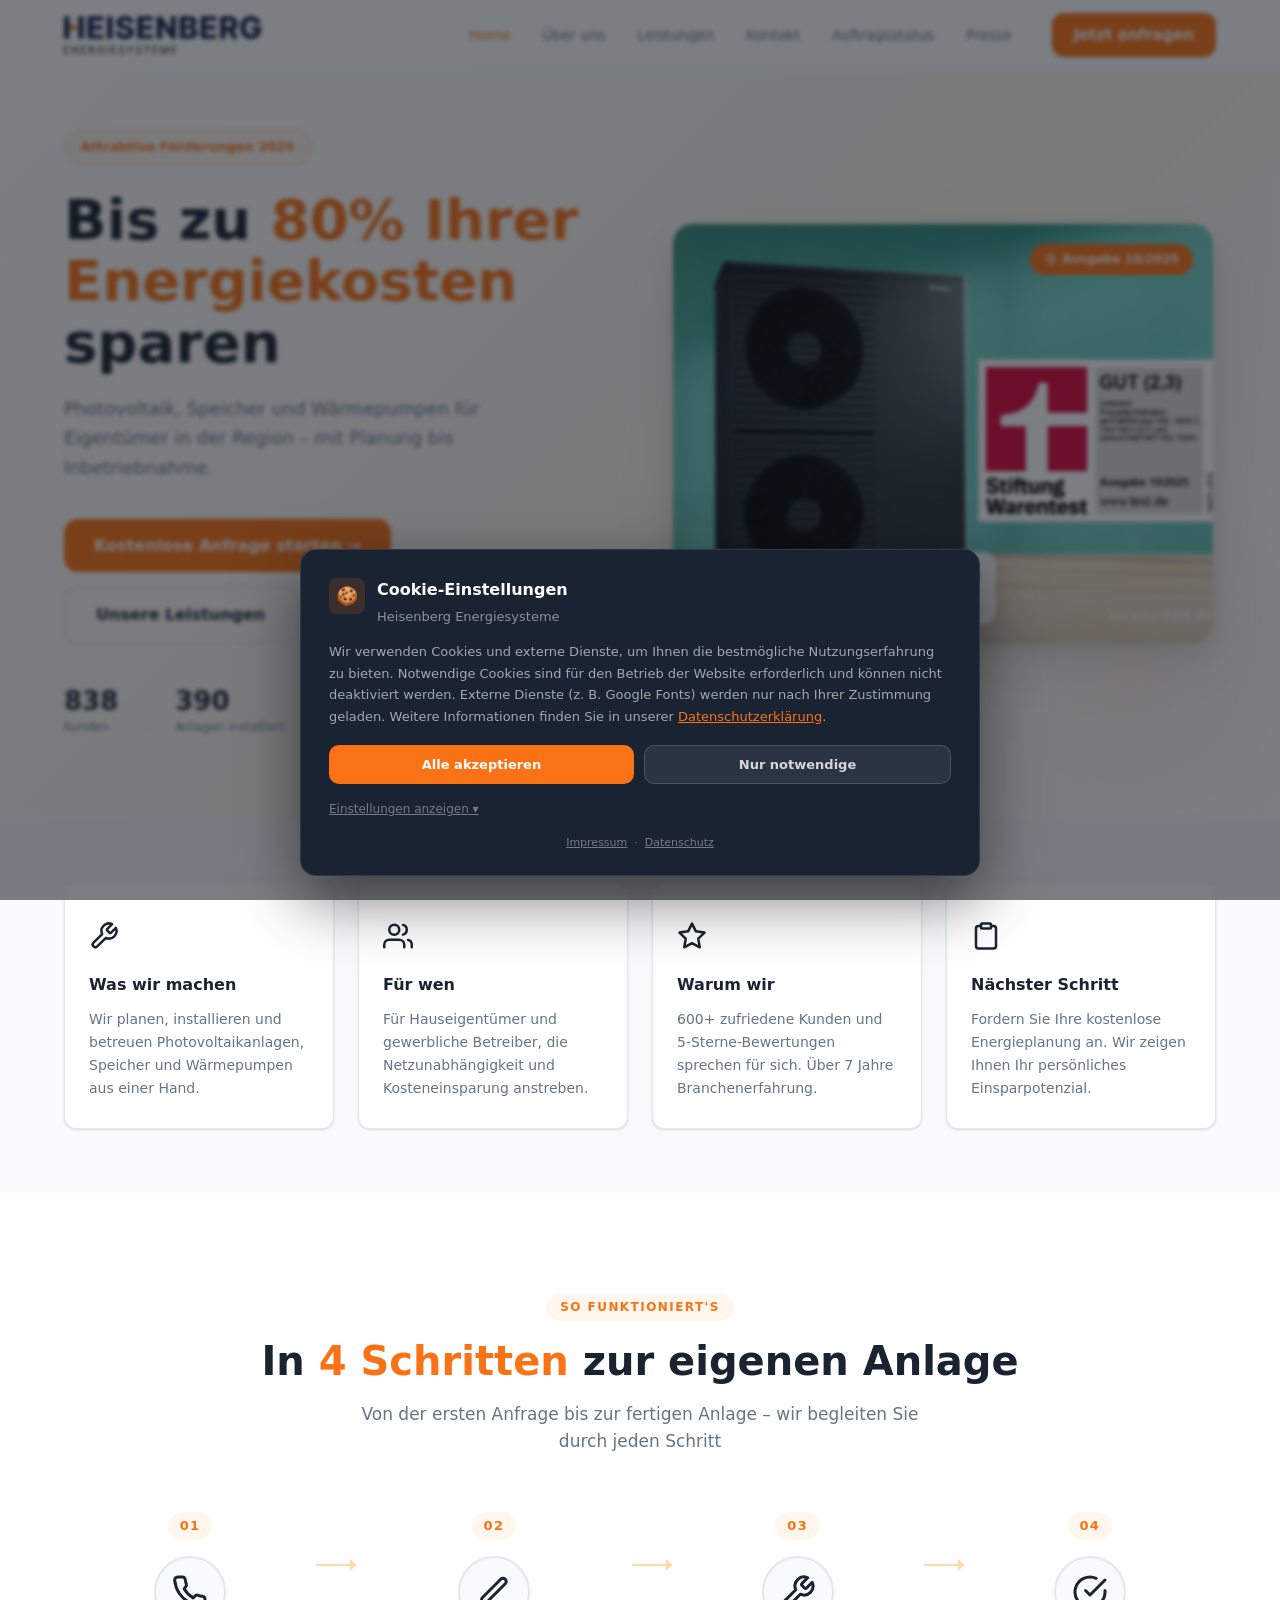
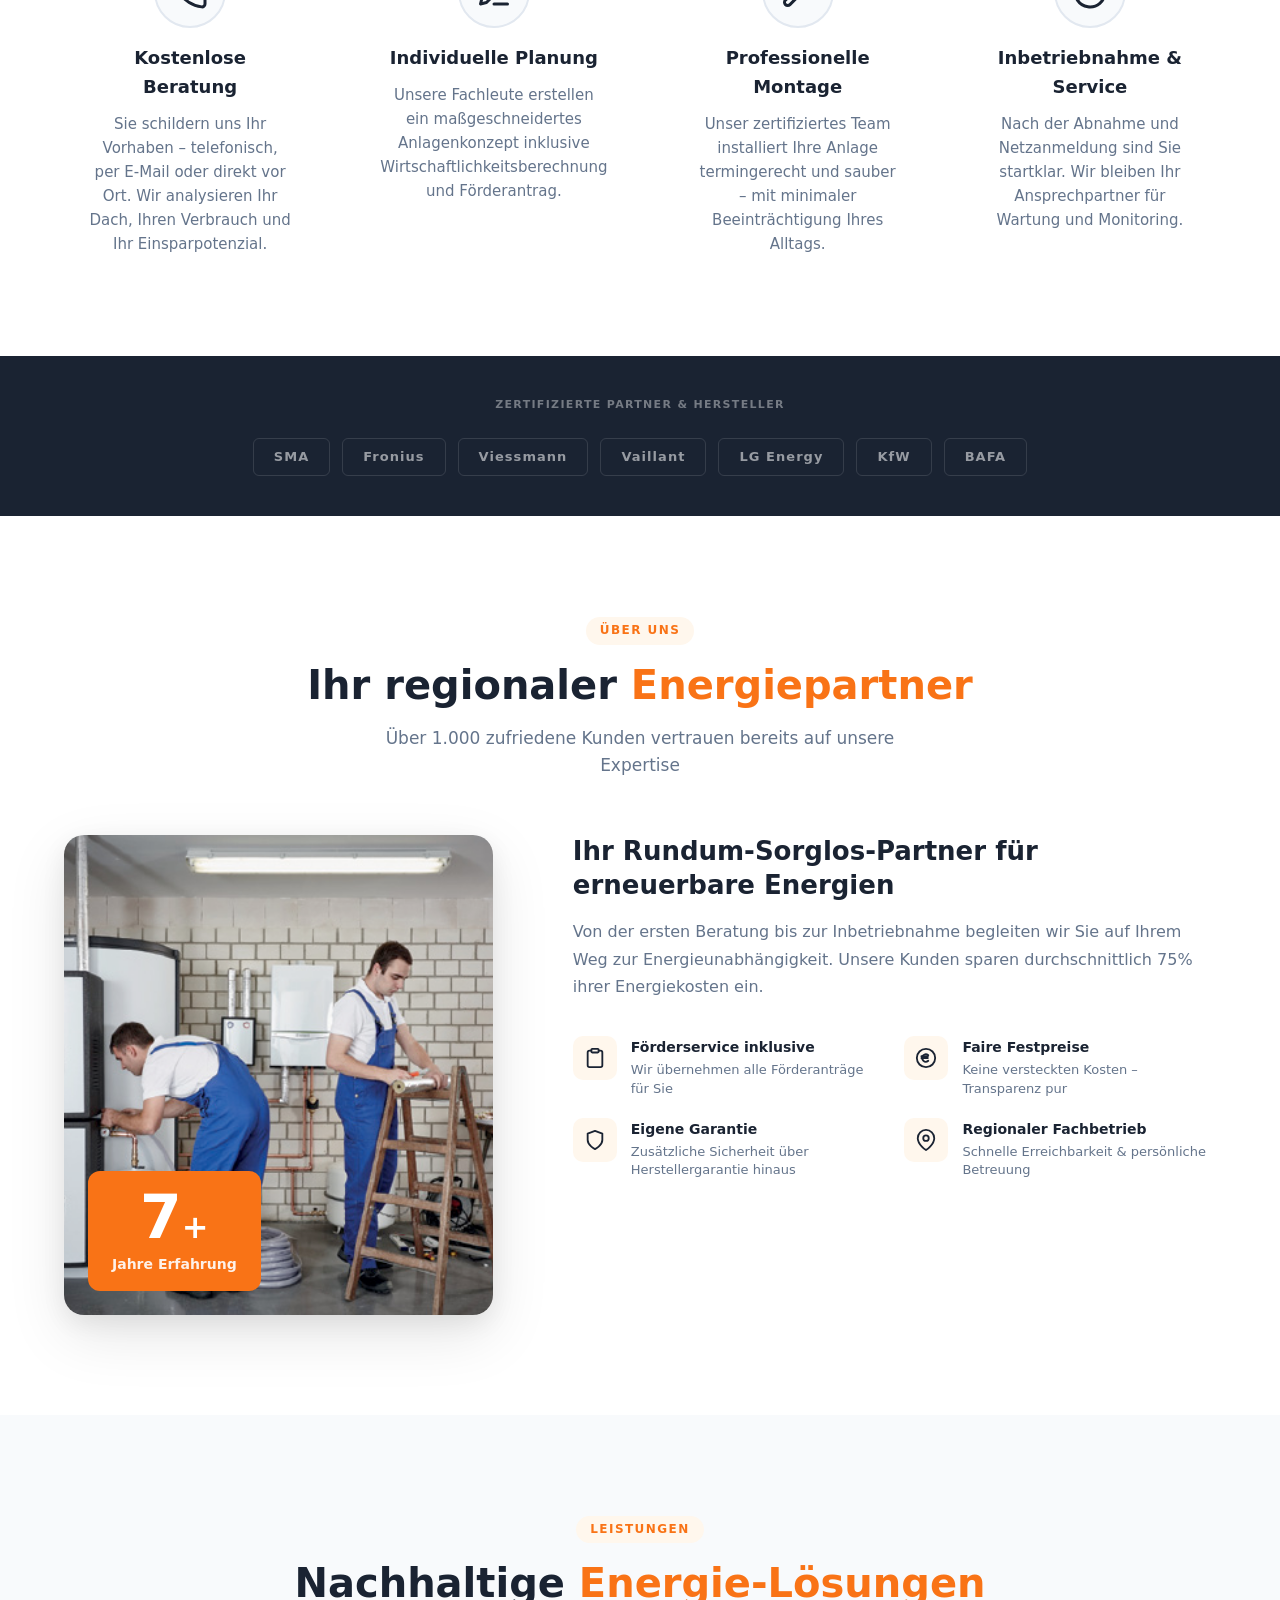
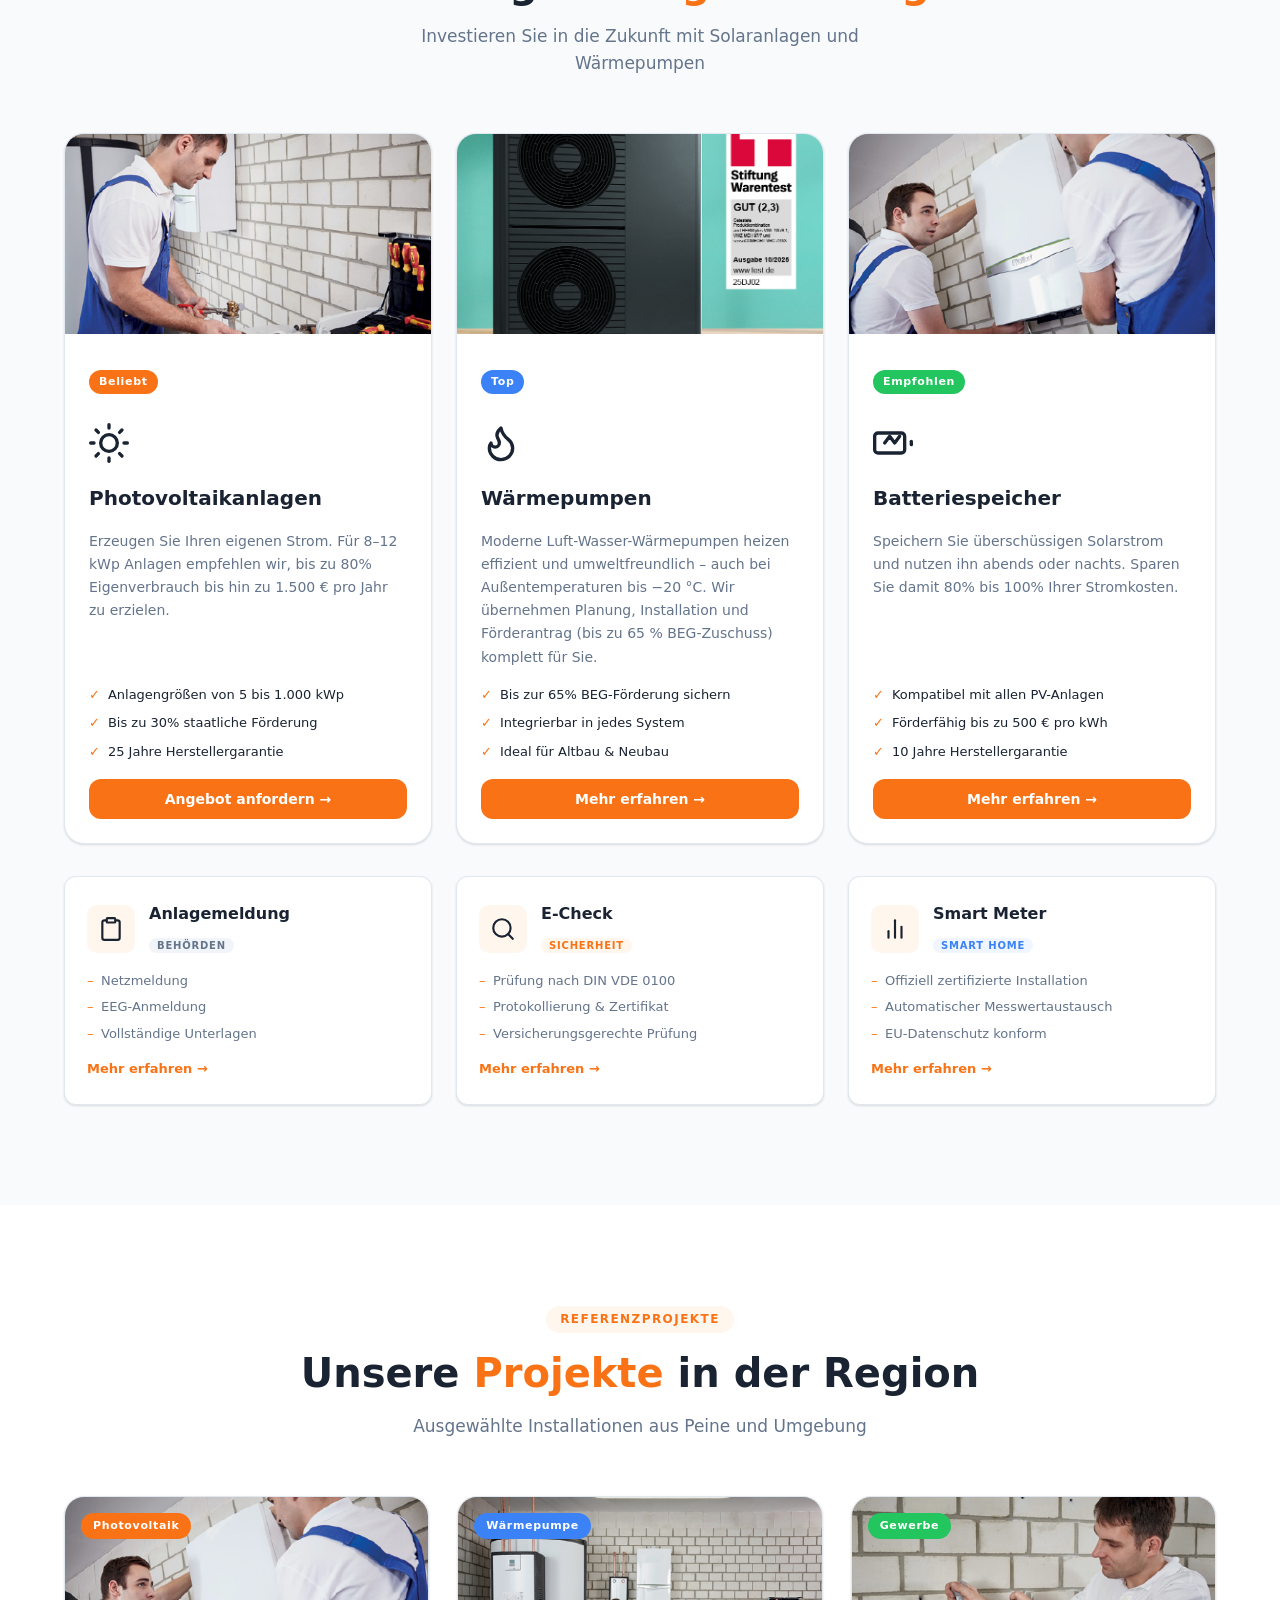
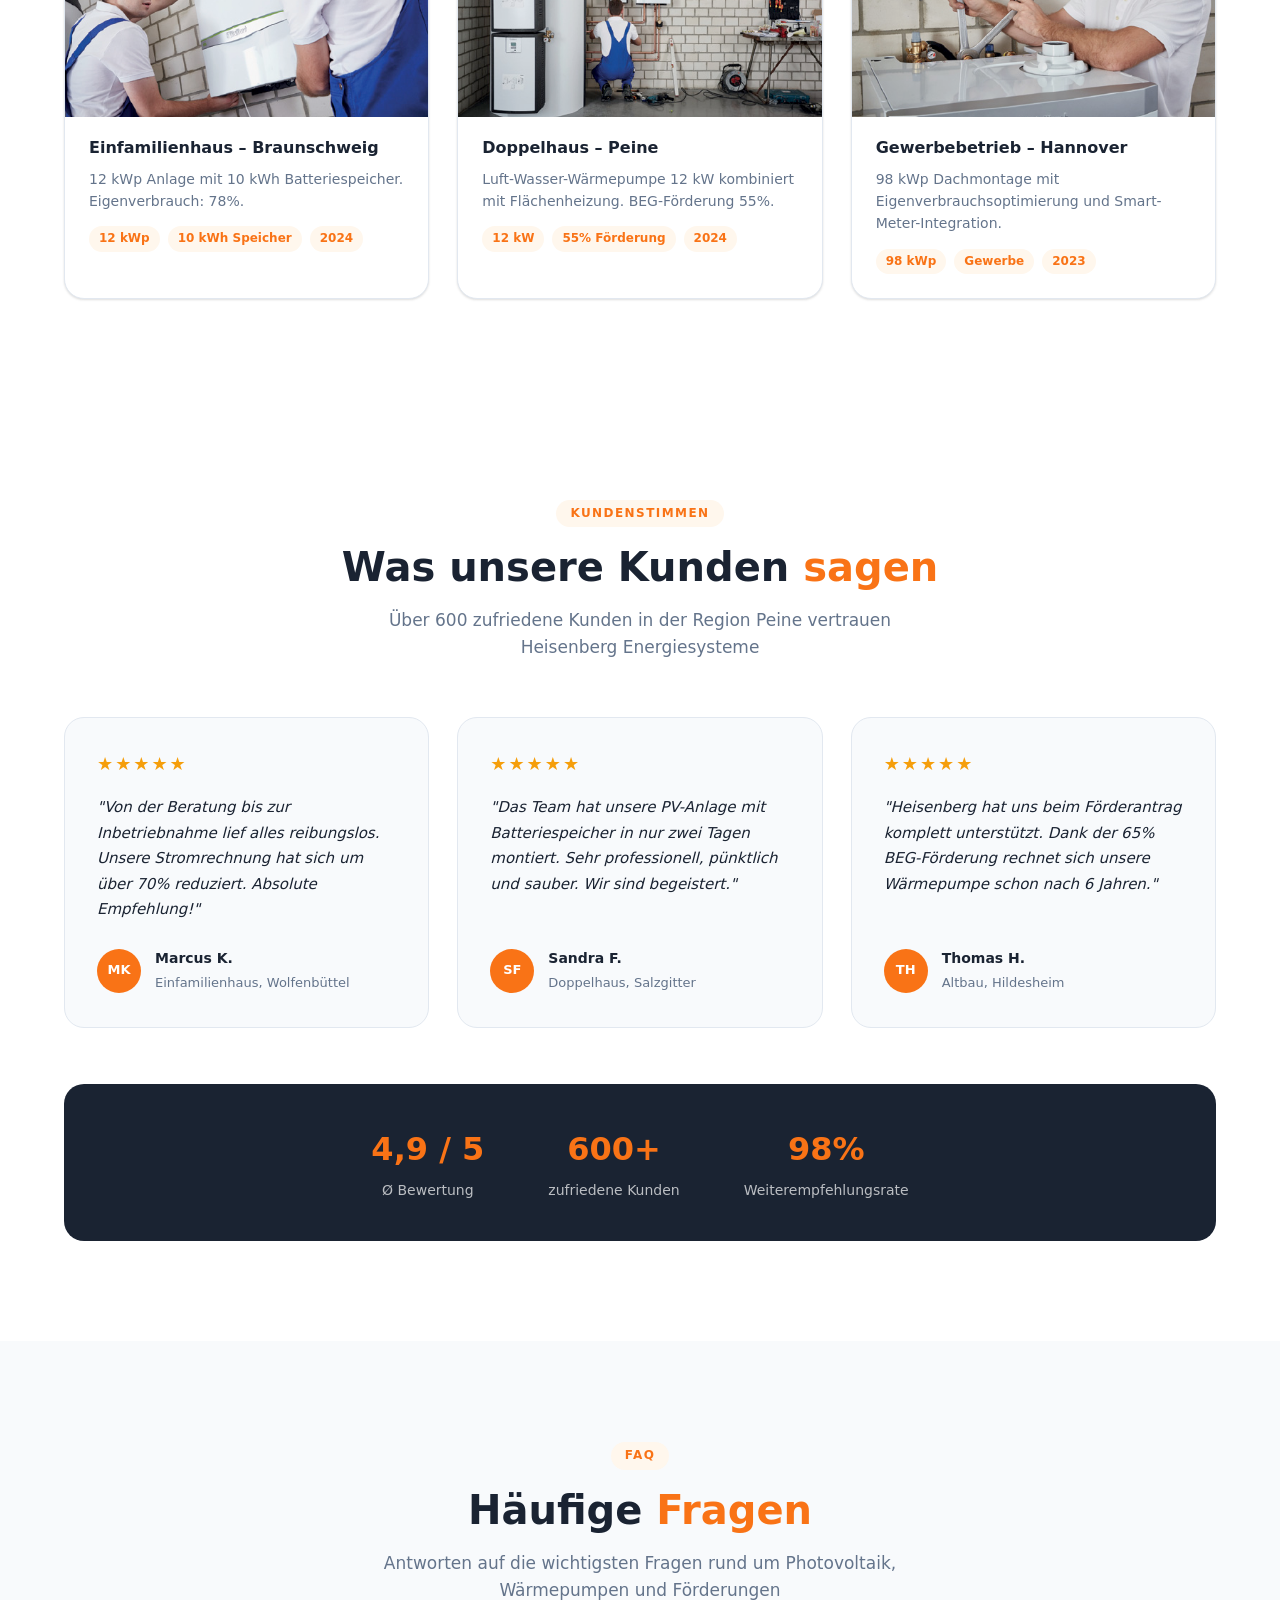
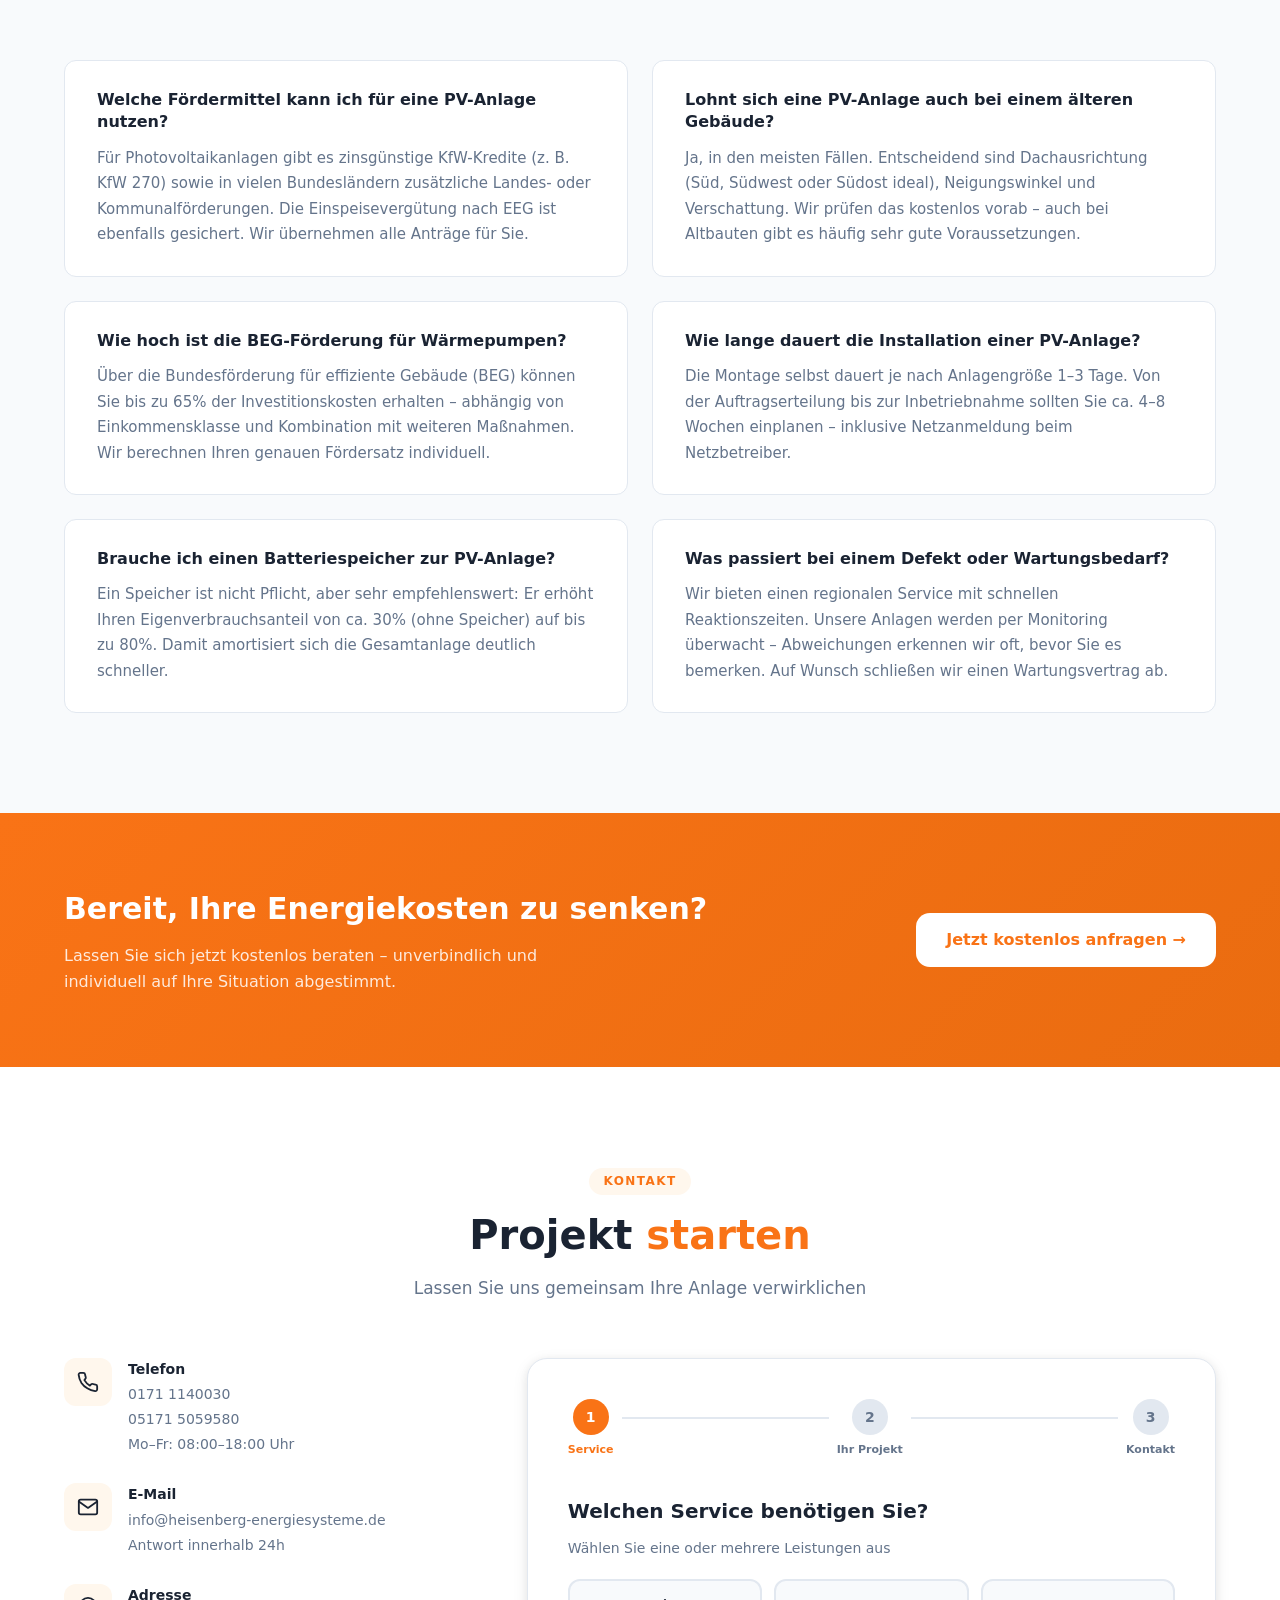
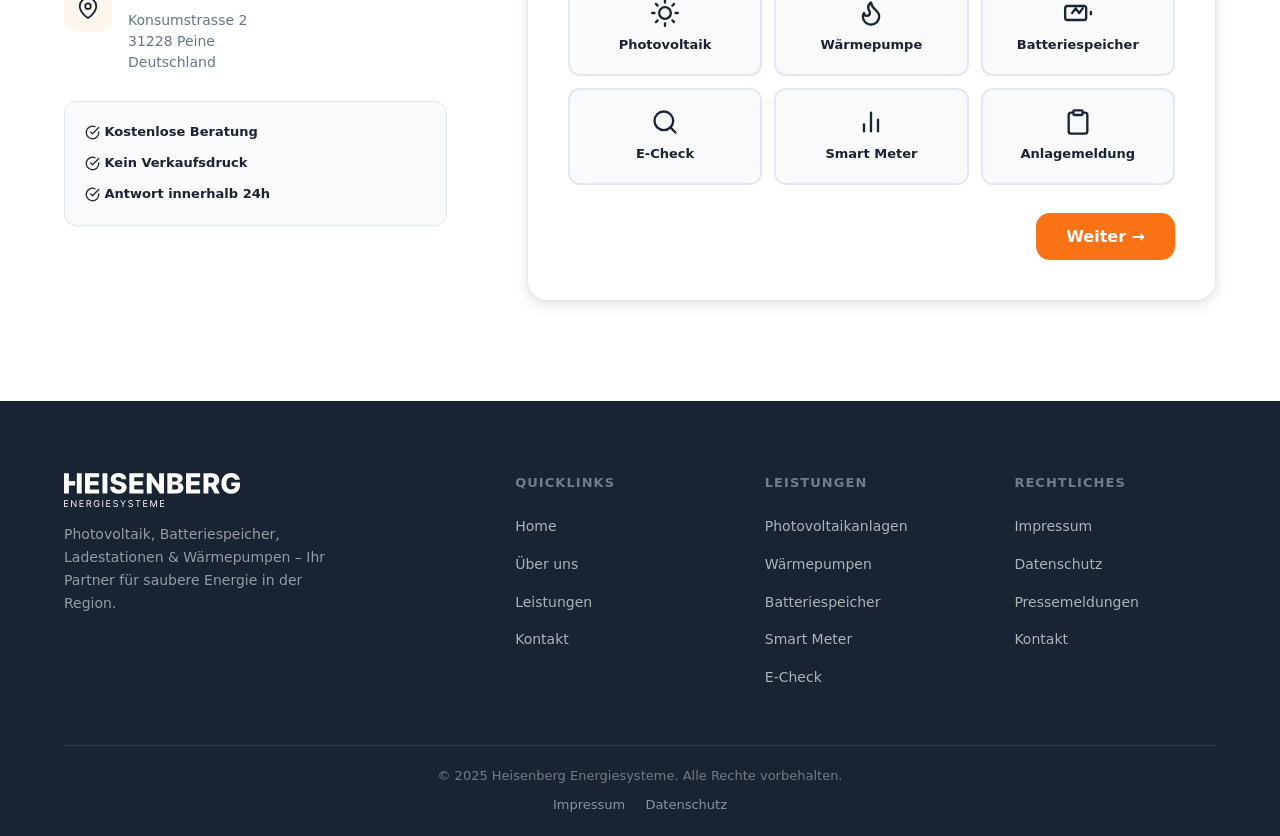
<file: index.html>
<!DOCTYPE html>
<html lang="de">
<head>
  <meta charset="UTF-8" />
  <meta name="viewport" content="width=device-width, initial-scale=1.0" />
  <title>Heisenberg Energiesysteme – Photovoltaik, Speicher & Wärmepumpen</title>
  <meta name="description" content="Heisenberg Energiesysteme – Photovoltaik, Batteriespeicher und Wärmepumpen für Eigentümer. Bis zu 80% Energiekosten sparen. Kostenlose Beratung." />
  <link rel="stylesheet" href="style.css" />
</head>
<body>

  <!-- SVG ICON SPRITE -->
  <svg xmlns="http://www.w3.org/2000/svg" style="display:none" aria-hidden="true">
    <symbol id="icon-lightning" viewBox="0 0 24 24" fill="none" stroke="currentColor" stroke-width="2" stroke-linecap="round" stroke-linejoin="round">
      <polygon points="13 2 3 14 12 14 11 22 21 10 12 10 13 2"/>
    </symbol>
    <symbol id="icon-flame" viewBox="0 0 24 24" fill="none" stroke="currentColor" stroke-width="2" stroke-linecap="round" stroke-linejoin="round">
      <path d="M8.5 14.5A2.5 2.5 0 0 0 11 12c0-1.38-.5-2-1-3-1.072-2.143-.224-4.054 2-6 .5 2.5 2 4.9 4 6.5 2 1.6 3 3.5 3 5.5a7 7 0 1 1-14 0c0-1.153.433-2.294 1-3a2.5 2.5 0 0 0 2.5 2.5z"/>
    </symbol>
    <symbol id="icon-wrench" viewBox="0 0 24 24" fill="none" stroke="currentColor" stroke-width="2" stroke-linecap="round" stroke-linejoin="round">
      <path d="M14.7 6.3a1 1 0 0 0 0 1.4l1.6 1.6a1 1 0 0 0 1.4 0l3.77-3.77a6 6 0 0 1-7.94 7.94l-6.91 6.91a2.12 2.12 0 0 1-3-3l6.91-6.91a6 6 0 0 1 7.94-7.94l-3.76 3.76z"/>
    </symbol>
    <symbol id="icon-users" viewBox="0 0 24 24" fill="none" stroke="currentColor" stroke-width="2" stroke-linecap="round" stroke-linejoin="round">
      <path d="M17 21v-2a4 4 0 0 0-4-4H5a4 4 0 0 0-4 4v2"/><circle cx="9" cy="7" r="4"/><path d="M23 21v-2a4 4 0 0 0-3-3.87"/><path d="M16 3.13a4 4 0 0 1 0 7.75"/>
    </symbol>
    <symbol id="icon-star" viewBox="0 0 24 24" fill="none" stroke="currentColor" stroke-width="2" stroke-linecap="round" stroke-linejoin="round">
      <polygon points="12 2 15.09 8.26 22 9.27 17 14.14 18.18 21.02 12 17.77 5.82 21.02 7 14.14 2 9.27 8.91 8.26 12 2"/>
    </symbol>
    <symbol id="icon-clipboard" viewBox="0 0 24 24" fill="none" stroke="currentColor" stroke-width="2" stroke-linecap="round" stroke-linejoin="round">
      <path d="M16 4h2a2 2 0 0 1 2 2v14a2 2 0 0 1-2 2H6a2 2 0 0 1-2-2V6a2 2 0 0 1 2-2h2"/><rect x="8" y="2" width="8" height="4" rx="1" ry="1"/>
    </symbol>
    <symbol id="icon-phone" viewBox="0 0 24 24" fill="none" stroke="currentColor" stroke-width="2" stroke-linecap="round" stroke-linejoin="round">
      <path d="M22 16.92v3a2 2 0 0 1-2.18 2 19.79 19.79 0 0 1-8.63-3.07A19.5 19.5 0 0 1 4.88 13a19.79 19.79 0 0 1-3.07-8.67A2 2 0 0 1 3.81 2h3a2 2 0 0 1 2 1.72 12.84 12.84 0 0 0 .7 2.81 2 2 0 0 1-.45 2.11L8.09 9.91a16 16 0 0 0 6 6l1.27-1.27a2 2 0 0 1 2.11-.45 12.84 12.84 0 0 0 2.81.7A2 2 0 0 1 22 16.92z"/>
    </symbol>
    <symbol id="icon-pencil" viewBox="0 0 24 24" fill="none" stroke="currentColor" stroke-width="2" stroke-linecap="round" stroke-linejoin="round">
      <path d="M12 20h9"/><path d="M16.5 3.5a2.121 2.121 0 0 1 3 3L7 19l-4 1 1-4L16.5 3.5z"/>
    </symbol>
    <symbol id="icon-check-circle" viewBox="0 0 24 24" fill="none" stroke="currentColor" stroke-width="2" stroke-linecap="round" stroke-linejoin="round">
      <path d="M22 11.08V12a10 10 0 1 1-5.93-9.14"/><polyline points="22 4 12 14.01 9 11.01"/>
    </symbol>
    <symbol id="icon-euro" viewBox="0 0 24 24" fill="none" stroke="currentColor" stroke-width="2" stroke-linecap="round" stroke-linejoin="round">
      <circle cx="12" cy="12" r="10"/><path d="M14.5 9a4 4 0 1 0 0 6"/><line x1="7" y1="12" x2="14" y2="12"/><line x1="7" y1="10" x2="14" y2="10"/>
    </symbol>
    <symbol id="icon-shield" viewBox="0 0 24 24" fill="none" stroke="currentColor" stroke-width="2" stroke-linecap="round" stroke-linejoin="round">
      <path d="M12 22s8-4 8-10V5l-8-3-8 3v7c0 6 8 10 8 10z"/>
    </symbol>
    <symbol id="icon-map-pin" viewBox="0 0 24 24" fill="none" stroke="currentColor" stroke-width="2" stroke-linecap="round" stroke-linejoin="round">
      <path d="M21 10c0 7-9 13-9 13s-9-6-9-13a9 9 0 0 1 18 0z"/><circle cx="12" cy="10" r="3"/>
    </symbol>
    <symbol id="icon-sun" viewBox="0 0 24 24" fill="none" stroke="currentColor" stroke-width="2" stroke-linecap="round" stroke-linejoin="round">
      <circle cx="12" cy="12" r="5"/><line x1="12" y1="1" x2="12" y2="3"/><line x1="12" y1="21" x2="12" y2="23"/><line x1="4.22" y1="4.22" x2="5.64" y2="5.64"/><line x1="18.36" y1="18.36" x2="19.78" y2="19.78"/><line x1="1" y1="12" x2="3" y2="12"/><line x1="21" y1="12" x2="23" y2="12"/><line x1="4.22" y1="19.78" x2="5.64" y2="18.36"/><line x1="18.36" y1="5.64" x2="19.78" y2="4.22"/>
    </symbol>
    <symbol id="icon-battery" viewBox="0 0 24 24" fill="none" stroke="currentColor" stroke-width="2" stroke-linecap="round" stroke-linejoin="round">
      <rect x="1" y="6" width="18" height="12" rx="2" ry="2"/><line x1="23" y1="13" x2="23" y2="11"/><polyline points="7 12 10 8 13 12 16 8"/>
    </symbol>
    <symbol id="icon-search" viewBox="0 0 24 24" fill="none" stroke="currentColor" stroke-width="2" stroke-linecap="round" stroke-linejoin="round">
      <circle cx="11" cy="11" r="8"/><line x1="21" y1="21" x2="16.65" y2="16.65"/>
    </symbol>
    <symbol id="icon-bar-chart" viewBox="0 0 24 24" fill="none" stroke="currentColor" stroke-width="2" stroke-linecap="round" stroke-linejoin="round">
      <line x1="18" y1="20" x2="18" y2="10"/><line x1="12" y1="20" x2="12" y2="4"/><line x1="6" y1="20" x2="6" y2="14"/>
    </symbol>
    <symbol id="icon-mail" viewBox="0 0 24 24" fill="none" stroke="currentColor" stroke-width="2" stroke-linecap="round" stroke-linejoin="round">
      <path d="M4 4h16c1.1 0 2 .9 2 2v12c0 1.1-.9 2-2 2H4c-1.1 0-2-.9-2-2V6c0-1.1.9-2 2-2z"/><polyline points="22,6 12,13 2,6"/>
    </symbol>
  </svg>

  <!-- NAVIGATION -->
  <header class="header" id="header">
    <div class="container">
      <div class="nav">
        <a href="#" class="logo">
          <img src="heisenberg_logo.svg" alt="Heisenberg Energiesysteme" height="38" />
        </a>
        <nav class="nav-links" id="nav-links">
          <a href="#" class="nav-link active">Home</a>
          <a href="#about" class="nav-link">Über uns</a>
          <a href="#leistungen" class="nav-link">Leistungen</a>
          <a href="#kontakt" class="nav-link">Kontakt</a>
          <a href="auftragsabfrage.html" class="nav-link">Auftragsstatus</a>
          <a href="pressemeldungen.html" class="nav-link">Presse</a>
          <a href="#kontakt" class="btn btn-primary nav-cta">Jetzt anfragen</a>
        </nav>
        <button class="menu-toggle" id="menu-toggle" aria-label="Menü öffnen">
          <span></span><span></span><span></span>
        </button>
      </div>
    </div>
  </header>

  <!-- HERO -->
  <section class="hero">
    <div class="container">
      <div class="hero-inner">
        <div class="hero-content">
          <div class="hero-badge">Attraktive Förderungen 2025</div>
          <h1 class="hero-title">
            Bis zu <span class="text-orange">80% Ihrer<br>Energiekosten</span> sparen
          </h1>
          <p class="hero-desc">
            Photovoltaik, Speicher und Wärmepumpen für Eigentümer in der Region – mit Planung bis Inbetriebnahme.
          </p>
          <div class="hero-actions">
            <a href="#kontakt" class="btn btn-primary btn-lg">Kostenlose Anfrage starten →</a>
            <a href="#leistungen" class="btn btn-outline btn-lg">Unsere Leistungen</a>
          </div>
          <div class="hero-stats">
            <div class="stat">
              <span class="stat-number">838</span>
              <span class="stat-label">Kunden</span>
            </div>
            <div class="stat-divider"></div>
            <div class="stat">
              <span class="stat-number">390</span>
              <span class="stat-label">Anlagen installiert</span>
            </div>
            <div class="stat-divider"></div>
            <div class="stat">
              <span class="stat-number">13.240</span>
              <span class="stat-label">kWp installiert</span>
            </div>
          </div>
        </div>
        <div class="hero-visual">
          <div class="hero-img-wrapper">
            <img
              src="bilder/hero/vaillant-arotherm-waermepumpe-stiftung-warentest.jpg"
              alt="Vaillant aroTHERM plus Wärmepumpe – Stiftung Warentest GUT 2,3"
              class="hero-img"
            />
            <div class="hero-img-badge">
              <div class="hero-img-badge-icon"><svg class="icon" aria-hidden="true"><use href="#icon-flame"></use></svg></div>
              <div>
                <strong>Stiftung Warentest GUT (2,3)</strong>
                <span>Vaillant aroTHERM plus</span>
              </div>
            </div>
            <div class="hero-img-tag">
              <span><svg class="icon" aria-hidden="true"><use href="#icon-lightning"></use></svg> Ausgabe 10/2025</span>
            </div>
          </div>
        </div>
      </div>
    </div>
    <div class="hero-shape"></div>
  </section>

  <!-- WHY US – 4 cards -->
  <section class="why-section section-gray">
    <div class="container">
      <div class="why-grid">
        <div class="why-card">
          <div class="why-icon"><svg class="icon" aria-hidden="true"><use href="#icon-wrench"></use></svg></div>
          <h3>Was wir machen</h3>
          <p>Wir planen, installieren und betreuen Photovoltaikanlagen, Speicher und Wärmepumpen aus einer Hand.</p>
        </div>
        <div class="why-card">
          <div class="why-icon"><svg class="icon" aria-hidden="true"><use href="#icon-users"></use></svg></div>
          <h3>Für wen</h3>
          <p>Für Haus­eigentümer und gewerbliche Betreiber, die Netz­unabhängigkeit und Kosteneinsparung anstreben.</p>
        </div>
        <div class="why-card">
          <div class="why-icon"><svg class="icon" aria-hidden="true"><use href="#icon-star"></use></svg></div>
          <h3>Warum wir</h3>
          <p>600+ zufriedene Kunden und 5-Sterne-Bewertungen sprechen für sich. Über 7 Jahre Branchenerfahrung.</p>
        </div>
        <div class="why-card">
          <div class="why-icon"><svg class="icon" aria-hidden="true"><use href="#icon-clipboard"></use></svg></div>
          <h3>Nächster Schritt</h3>
          <p>Fordern Sie Ihre kostenlose Energieplanung an. Wir zeigen Ihnen Ihr persönliches Einsparpotenzial.</p>
        </div>
      </div>
    </div>
  </section>

  <!-- HOW IT WORKS -->
  <section class="process-section">
    <div class="container">
      <div class="section-intro text-center">
        <span class="section-eyebrow">So funktioniert's</span>
        <h2 class="section-title">In <span class="text-orange">4 Schritten</span> zur eigenen Anlage</h2>
        <p class="section-subtitle">Von der ersten Anfrage bis zur fertigen Anlage – wir begleiten Sie durch jeden Schritt</p>
      </div>
      <div class="process-steps">
        <div class="process-step">
          <div class="process-number">01</div>
          <div class="process-icon"><svg class="icon" aria-hidden="true"><use href="#icon-phone"></use></svg></div>
          <h3>Kostenlose Beratung</h3>
          <p>Sie schildern uns Ihr Vorhaben – telefonisch, per E-Mail oder direkt vor Ort. Wir analysieren Ihr Dach, Ihren Verbrauch und Ihr Einsparpotenzial.</p>
        </div>
        <div class="process-connector"></div>
        <div class="process-step">
          <div class="process-number">02</div>
          <div class="process-icon"><svg class="icon" aria-hidden="true"><use href="#icon-pencil"></use></svg></div>
          <h3>Individuelle Planung</h3>
          <p>Unsere Fachleute erstellen ein maßgeschneidertes Anlagenkonzept inklusive Wirtschaftlichkeitsberechnung und Förderantrag.</p>
        </div>
        <div class="process-connector"></div>
        <div class="process-step">
          <div class="process-number">03</div>
          <div class="process-icon"><svg class="icon" aria-hidden="true"><use href="#icon-wrench"></use></svg></div>
          <h3>Professionelle Montage</h3>
          <p>Unser zertifiziertes Team installiert Ihre Anlage termingerecht und sauber – mit minimaler Beeinträchtigung Ihres Alltags.</p>
        </div>
        <div class="process-connector"></div>
        <div class="process-step">
          <div class="process-number">04</div>
          <div class="process-icon"><svg class="icon" aria-hidden="true"><use href="#icon-check-circle"></use></svg></div>
          <h3>Inbetriebnahme & Service</h3>
          <p>Nach der Abnahme und Netzanmeldung sind Sie startklar. Wir bleiben Ihr Ansprechpartner für Wartung und Monitoring.</p>
        </div>
      </div>
    </div>
  </section>

  <!-- PARTNER LOGOS -->
  <section class="partners-section">
    <div class="container">
      <p class="partners-label">Zertifizierte Partner &amp; Hersteller</p>
      <div class="partners-logos">
        <div class="partner-logo">SMA</div>
        <div class="partner-logo">Fronius</div>
        <div class="partner-logo">Viessmann</div>
        <div class="partner-logo">Vaillant</div>
        <div class="partner-logo">LG Energy</div>
        <div class="partner-logo">KfW</div>
        <div class="partner-logo">BAFA</div>
      </div>
    </div>
  </section>

  <!-- ABOUT / PARTNER -->
  <section class="about-section" id="about">
    <div class="container">
      <div class="section-intro text-center">
        <span class="section-eyebrow">Über uns</span>
        <h2 class="section-title">Ihr regionaler <span class="text-orange">Energiepartner</span></h2>
        <p class="section-subtitle">Über 1.000 zufriedene Kunden vertrauen bereits auf unsere Expertise</p>
      </div>
      <div class="about-inner">
        <div class="about-left">
          <div class="about-photo-wrapper">
            <img
              src="bilder/team/heizungsinstallation-team-speicher.jpg"
              alt="Heisenberg Energiesysteme – Heizungsinstallation durch Fachteam"
              class="about-photo"
            />
            <div class="about-photo-badge">
              <span class="years-number">7<span>+</span></span>
              <span class="years-label">Jahre Erfahrung</span>
            </div>
          </div>
        </div>
        <div class="about-right">
          <h3>Ihr Rundum-Sorglos-Partner für erneuerbare Energien</h3>
          <p>
            Von der ersten Beratung bis zur Inbetriebnahme begleiten wir Sie auf Ihrem Weg zur Energieunabhängigkeit. Unsere Kunden sparen durchschnittlich 75% ihrer Energiekosten ein.
          </p>
          <div class="about-features">
            <div class="about-feature">
              <div class="feature-icon-box"><svg class="icon" aria-hidden="true"><use href="#icon-clipboard"></use></svg></div>
              <div>
                <strong>Förderservice inklusive</strong>
                <span>Wir übernehmen alle Förderanträge für Sie</span>
              </div>
            </div>
            <div class="about-feature">
              <div class="feature-icon-box"><svg class="icon" aria-hidden="true"><use href="#icon-euro"></use></svg></div>
              <div>
                <strong>Faire Festpreise</strong>
                <span>Keine versteckten Kosten – Transparenz pur</span>
              </div>
            </div>
            <div class="about-feature">
              <div class="feature-icon-box"><svg class="icon" aria-hidden="true"><use href="#icon-shield"></use></svg></div>
              <div>
                <strong>Eigene Garantie</strong>
                <span>Zusätzliche Sicherheit über Herstellergarantie hinaus</span>
              </div>
            </div>
            <div class="about-feature">
              <div class="feature-icon-box"><svg class="icon" aria-hidden="true"><use href="#icon-map-pin"></use></svg></div>
              <div>
                <strong>Regionaler Fachbetrieb</strong>
                <span>Schnelle Erreichbarkeit & persönliche Betreuung</span>
              </div>
            </div>
          </div>
        </div>
      </div>
    </div>
  </section>

  <!-- LEISTUNGEN -->
  <section class="leistungen-section section-gray" id="leistungen">
    <div class="container">
      <div class="section-intro text-center">
        <span class="section-eyebrow">Leistungen</span>
        <h2 class="section-title">Nachhaltige <span class="text-orange">Energie-Lösungen</span></h2>
        <p class="section-subtitle">Investieren Sie in die Zukunft mit Solaranlagen und Wärmepumpen</p>
      </div>

      <!-- Main services -->
      <div class="services-grid-main">
        <div class="service-card service-card--featured">
          <div class="service-card-img">
            <img src="bilder/team/heizungstechniker-installation-werkzeug.jpg" alt="Heizungstechniker bei fachgerechter Installation" />
          </div>
          <div class="service-card-header">
            <div class="service-badge">Beliebt</div>
            <div class="service-icon-lg"><svg class="icon" aria-hidden="true"><use href="#icon-sun"></use></svg></div>
            <h3>Photovoltaikanlagen</h3>
          </div>
          <p>Erzeugen Sie Ihren eigenen Strom. Für 8–12 kWp Anlagen empfehlen wir, bis zu 80% Eigenverbrauch bis hin zu 1.500 € pro Jahr zu erzielen.</p>
          <ul class="service-list">
            <li>Anlagengrößen von 5 bis 1.000 kWp</li>
            <li>Bis zu 30% staatliche Förderung</li>
            <li>25 Jahre Herstellergarantie</li>
          </ul>
          <a href="#kontakt" class="btn btn-primary btn-sm">Angebot anfordern →</a>
        </div>

        <div class="service-card service-card--featured">
          <div class="service-card-img">
            <img src="bilder/produkte/vaillant-arotherm-waermepumpe-hochformat.jpg" alt="Vaillant aroTHERM plus Wärmepumpe – Stiftung Warentest GUT" />
          </div>
          <div class="service-card-header">
            <div class="service-badge service-badge--blue">Top</div>
            <div class="service-icon-lg"><svg class="icon" aria-hidden="true"><use href="#icon-flame"></use></svg></div>
            <h3>Wärmepumpen</h3>
          </div>
          <p>Moderne Luft-Wasser-Wärmepumpen heizen effizient und umweltfreundlich – auch bei Außentemperaturen bis −20 °C. Wir übernehmen Planung, Installation und Förderantrag (bis zu 65 % BEG-Zuschuss) komplett für Sie.</p>
          <ul class="service-list">
            <li>Bis zur 65% BEG-Förderung sichern</li>
            <li>Integrierbar in jedes System</li>
            <li>Ideal für Altbau & Neubau</li>
          </ul>
          <a href="#kontakt" class="btn btn-primary btn-sm">Mehr erfahren →</a>
        </div>

        <div class="service-card service-card--featured">
          <div class="service-card-img">
            <img src="bilder/team/vaillant-heizung-wandmontage-fachbetrieb.jpg" alt="Vaillant Speicher Installation durch Fachbetrieb" />
          </div>
          <div class="service-card-header">
            <div class="service-badge service-badge--green">Empfohlen</div>
            <div class="service-icon-lg"><svg class="icon" aria-hidden="true"><use href="#icon-battery"></use></svg></div>
            <h3>Batteriespeicher</h3>
          </div>
          <p>Speichern Sie überschüssigen Solarstrom und nutzen ihn abends oder nachts. Sparen Sie damit 80% bis 100% Ihrer Stromkosten.</p>
          <ul class="service-list">
            <li>Kompatibel mit allen PV-Anlagen</li>
            <li>Förderfähig bis zu 500 € pro kWh</li>
            <li>10 Jahre Herstellergarantie</li>
          </ul>
          <a href="#kontakt" class="btn btn-primary btn-sm">Mehr erfahren →</a>
        </div>
      </div>

      <!-- Secondary services -->
      <div class="services-grid-secondary">
        <div class="service-card-sm">
          <div class="service-card-sm-header">
            <div class="service-icon-sm"><svg class="icon" aria-hidden="true"><use href="#icon-clipboard"></use></svg></div>
            <div>
              <h4>Anlagemeldung</h4>
              <span class="badge badge-gray">BEHÖRDEN</span>
            </div>
          </div>
          <ul class="service-list-sm">
            <li>Netzmeldung</li>
            <li>EEG-Anmeldung</li>
            <li>Vollständige Unterlagen</li>
          </ul>
          <a href="#kontakt" class="link-arrow">Mehr erfahren →</a>
        </div>
        <div class="service-card-sm">
          <div class="service-card-sm-header">
            <div class="service-icon-sm"><svg class="icon" aria-hidden="true"><use href="#icon-search"></use></svg></div>
            <div>
              <h4>E-Check</h4>
              <span class="badge badge-orange">SICHERHEIT</span>
            </div>
          </div>
          <ul class="service-list-sm">
            <li>Prüfung nach DIN VDE 0100</li>
            <li>Protokollierung & Zertifikat</li>
            <li>Versicherungsgerechte Prüfung</li>
          </ul>
          <a href="#kontakt" class="link-arrow">Mehr erfahren →</a>
        </div>
        <div class="service-card-sm">
          <div class="service-card-sm-header">
            <div class="service-icon-sm"><svg class="icon" aria-hidden="true"><use href="#icon-bar-chart"></use></svg></div>
            <div>
              <h4>Smart Meter</h4>
              <span class="badge badge-blue">SMART HOME</span>
            </div>
          </div>
          <ul class="service-list-sm">
            <li>Offiziell zertifizierte Installation</li>
            <li>Automatischer Messwertaustausch</li>
            <li>EU-Datenschutz konform</li>
          </ul>
          <a href="#kontakt" class="link-arrow">Mehr erfahren →</a>
        </div>
      </div>
    </div>
  </section>

  <!-- REFERENZPROJEKTE -->
  <section class="referenz-section">
    <div class="container">
      <div class="section-intro text-center">
        <span class="section-eyebrow">Referenzprojekte</span>
        <h2 class="section-title">Unsere <span class="text-orange">Projekte</span> in der Region</h2>
        <p class="section-subtitle">Ausgewählte Installationen aus Peine und Umgebung</p>
      </div>
      <div class="referenz-grid">
        <div class="referenz-card">
          <div class="referenz-img">
            <img src="bilder/team/vaillant-heizung-wandmontage-fachbetrieb.jpg" alt="Vaillant Heizung Wandmontage durch Fachbetrieb" />
            <div class="referenz-tag">Photovoltaik</div>
          </div>
          <div class="referenz-info">
            <h4>Einfamilienhaus – Braunschweig</h4>
            <p>12 kWp Anlage mit 10 kWh Batteriespeicher. Eigenverbrauch: 78%.</p>
            <div class="referenz-stats">
              <span>12 kWp</span>
              <span>10 kWh Speicher</span>
              <span>2024</span>
            </div>
          </div>
        </div>
        <div class="referenz-card">
          <div class="referenz-img">
            <img src="bilder/team/waermepumpe-installation-heizraum.jpg" alt="Wärmepumpe Installation im Heizraum" />
            <div class="referenz-tag referenz-tag--blue">Wärmepumpe</div>
          </div>
          <div class="referenz-info">
            <h4>Doppelhaus – Peine</h4>
            <p>Luft-Wasser-Wärmepumpe 12 kW kombiniert mit Flächenheizung. BEG-Förderung 55%.</p>
            <div class="referenz-stats">
              <span>12 kW</span>
              <span>55% Förderung</span>
              <span>2024</span>
            </div>
          </div>
        </div>
        <div class="referenz-card">
          <div class="referenz-img">
            <img src="bilder/team/vaillant-techniker-wartung-nahaufnahme.jpg" alt="Vaillant Techniker bei Wartung und Service" />
            <div class="referenz-tag referenz-tag--green">Gewerbe</div>
          </div>
          <div class="referenz-info">
            <h4>Gewerbebetrieb – Hannover</h4>
            <p>98 kWp Dachmontage mit Eigenverbrauchsoptimierung und Smart-Meter-Integration.</p>
            <div class="referenz-stats">
              <span>98 kWp</span>
              <span>Gewerbe</span>
              <span>2023</span>
            </div>
          </div>
        </div>
      </div>
    </div>
  </section>

  <!-- TESTIMONIALS -->
  <section class="testimonials-section">
    <div class="container">
      <div class="section-intro text-center">
        <span class="section-eyebrow">Kundenstimmen</span>
        <h2 class="section-title">Was unsere Kunden <span class="text-orange">sagen</span></h2>
        <p class="section-subtitle">Über 600 zufriedene Kunden in der Region Peine vertrauen Heisenberg Energiesysteme</p>
      </div>
      <div class="testimonials-grid">
        <div class="testimonial-card">
          <div class="testimonial-stars">★★★★★</div>
          <p>"Von der Beratung bis zur Inbetriebnahme lief alles reibungslos. Unsere Stromrechnung hat sich um über 70% reduziert. Absolute Empfehlung!"</p>
          <div class="testimonial-author">
            <div class="testimonial-avatar">MK</div>
            <div>
              <strong>Marcus K.</strong>
              <span>Einfamilienhaus, Wolfenbüttel</span>
            </div>
          </div>
        </div>
        <div class="testimonial-card">
          <div class="testimonial-stars">★★★★★</div>
          <p>"Das Team hat unsere PV-Anlage mit Batteriespeicher in nur zwei Tagen montiert. Sehr professionell, pünktlich und sauber. Wir sind begeistert."</p>
          <div class="testimonial-author">
            <div class="testimonial-avatar">SF</div>
            <div>
              <strong>Sandra F.</strong>
              <span>Doppelhaus, Salzgitter</span>
            </div>
          </div>
        </div>
        <div class="testimonial-card">
          <div class="testimonial-stars">★★★★★</div>
          <p>"Heisenberg hat uns beim Förderantrag komplett unterstützt. Dank der 65% BEG-Förderung rechnet sich unsere Wärmepumpe schon nach 6 Jahren."</p>
          <div class="testimonial-author">
            <div class="testimonial-avatar">TH</div>
            <div>
              <strong>Thomas H.</strong>
              <span>Altbau, Hildesheim</span>
            </div>
          </div>
        </div>
      </div>
      <div class="testimonials-summary">
        <div class="summary-stat">
          <strong>4,9 / 5</strong>
          <span>Ø Bewertung</span>
        </div>
        <div class="summary-stat">
          <strong>600+</strong>
          <span>zufriedene Kunden</span>
        </div>
        <div class="summary-stat">
          <strong>98%</strong>
          <span>Weiterempfehlungsrate</span>
        </div>
      </div>
    </div>
  </section>

  <!-- FAQ -->
  <section class="faq-section section-gray">
    <div class="container">
      <div class="section-intro text-center">
        <span class="section-eyebrow">FAQ</span>
        <h2 class="section-title">Häufige <span class="text-orange">Fragen</span></h2>
        <p class="section-subtitle">Antworten auf die wichtigsten Fragen rund um Photovoltaik, Wärmepumpen und Förderungen</p>
      </div>
      <div class="faq-grid">
        <div class="faq-item">
          <h4>Welche Fördermittel kann ich für eine PV-Anlage nutzen?</h4>
          <p>Für Photovoltaikanlagen gibt es zinsgünstige KfW-Kredite (z. B. KfW 270) sowie in vielen Bundesländern zusätzliche Landes- oder Kommunalförderungen. Die Einspeisevergütung nach EEG ist ebenfalls gesichert. Wir übernehmen alle Anträge für Sie.</p>
        </div>
        <div class="faq-item">
          <h4>Lohnt sich eine PV-Anlage auch bei einem älteren Gebäude?</h4>
          <p>Ja, in den meisten Fällen. Entscheidend sind Dachausrichtung (Süd, Südwest oder Südost ideal), Neigungswinkel und Verschattung. Wir prüfen das kostenlos vorab – auch bei Altbauten gibt es häufig sehr gute Voraussetzungen.</p>
        </div>
        <div class="faq-item">
          <h4>Wie hoch ist die BEG-Förderung für Wärmepumpen?</h4>
          <p>Über die Bundesförderung für effiziente Gebäude (BEG) können Sie bis zu 65% der Investitionskosten erhalten – abhängig von Einkommensklasse und Kombination mit weiteren Maßnahmen. Wir berechnen Ihren genauen Fördersatz individuell.</p>
        </div>
        <div class="faq-item">
          <h4>Wie lange dauert die Installation einer PV-Anlage?</h4>
          <p>Die Montage selbst dauert je nach Anlagengröße 1–3 Tage. Von der Auftragserteilung bis zur Inbetriebnahme sollten Sie ca. 4–8 Wochen einplanen – inklusive Netzanmeldung beim Netzbetreiber.</p>
        </div>
        <div class="faq-item">
          <h4>Brauche ich einen Batteriespeicher zur PV-Anlage?</h4>
          <p>Ein Speicher ist nicht Pflicht, aber sehr empfehlenswert: Er erhöht Ihren Eigenverbrauchsanteil von ca. 30% (ohne Speicher) auf bis zu 80%. Damit amortisiert sich die Gesamtanlage deutlich schneller.</p>
        </div>
        <div class="faq-item">
          <h4>Was passiert bei einem Defekt oder Wartungsbedarf?</h4>
          <p>Wir bieten einen regionalen Service mit schnellen Reaktionszeiten. Unsere Anlagen werden per Monitoring überwacht – Abweichungen erkennen wir oft, bevor Sie es bemerken. Auf Wunsch schließen wir einen Wartungsvertrag ab.</p>
        </div>
      </div>
    </div>
  </section>

  <!-- CTA BANNER -->
  <section class="cta-banner">
    <div class="container">
      <div class="cta-banner-inner">
        <div class="cta-banner-content">
          <h2>Bereit, Ihre Energiekosten zu senken?</h2>
          <p>Lassen Sie sich jetzt kostenlos beraten – unverbindlich und individuell auf Ihre Situation abgestimmt.</p>
        </div>
        <a href="#kontakt" class="btn btn-white btn-lg">Jetzt kostenlos anfragen →</a>
      </div>
    </div>
  </section>

  <!-- KONTAKT / FORM -->
  <section class="kontakt-section" id="kontakt">
    <div class="container">
      <div class="section-intro text-center">
        <span class="section-eyebrow">Kontakt</span>
        <h2 class="section-title">Projekt <span class="text-orange">starten</span></h2>
        <p class="section-subtitle">Lassen Sie uns gemeinsam Ihre Anlage verwirklichen</p>
      </div>
      <div class="kontakt-inner">
        <div class="kontakt-info">
          <div class="kontakt-item">
            <div class="kontakt-icon"><svg class="icon" aria-hidden="true"><use href="#icon-phone"></use></svg></div>
            <div>
              <strong>Telefon</strong>
              <a href="tel:+491711140030">0171 1140030</a>
              <a href="tel:+4951715059580">05171 5059580</a>
              <span>Mo–Fr: 08:00–18:00 Uhr</span>
            </div>
          </div>
          <div class="kontakt-item">
            <div class="kontakt-icon"><svg class="icon" aria-hidden="true"><use href="#icon-mail"></use></svg></div>
            <div>
              <strong>E-Mail</strong>
              <a href="mailto:info@heisenberg-energiesysteme.de">info@heisenberg-energiesysteme.de</a>
              <span>Antwort innerhalb 24h</span>
            </div>
          </div>
          <div class="kontakt-item">
            <div class="kontakt-icon"><svg class="icon" aria-hidden="true"><use href="#icon-map-pin"></use></svg></div>
            <div>
              <strong>Adresse</strong>
              <span>Konsumstrasse 2<br>31228 Peine<br>Deutschland</span>
            </div>
          </div>
          <div class="trust-badges">
            <div class="trust-badge"><svg class="icon" aria-hidden="true"><use href="#icon-check-circle"></use></svg> Kostenlose Beratung</div>
            <div class="trust-badge"><svg class="icon" aria-hidden="true"><use href="#icon-check-circle"></use></svg> Kein Verkaufsdruck</div>
            <div class="trust-badge"><svg class="icon" aria-hidden="true"><use href="#icon-check-circle"></use></svg> Antwort innerhalb 24h</div>
          </div>
        </div>
        <form class="kontakt-form multistep-form" id="kontakt-form" novalidate>

          <!-- Progress indicator -->
          <div class="form-progress">
            <div class="form-progress-step active" data-step="1">
              <div class="step-num">1</div>
              <span>Service</span>
            </div>
            <div class="form-progress-line"></div>
            <div class="form-progress-step" data-step="2">
              <div class="step-num">2</div>
              <span>Ihr Projekt</span>
            </div>
            <div class="form-progress-line"></div>
            <div class="form-progress-step" data-step="3">
              <div class="step-num">3</div>
              <span>Kontakt</span>
            </div>
          </div>

          <!-- Step 1: Service -->
          <div class="form-step active" id="step-1">
            <h3 class="step-title">Welchen Service benötigen Sie?</h3>
            <p class="step-desc">Wählen Sie eine oder mehrere Leistungen aus</p>
            <div class="service-select-grid">
              <label class="service-option">
                <input type="checkbox" name="services" value="photovoltaik" />
                <div class="service-option-inner"><svg class="icon service-option-icon" aria-hidden="true"><use href="#icon-sun"></use></svg><span>Photovoltaik</span></div>
              </label>
              <label class="service-option">
                <input type="checkbox" name="services" value="waermepumpe" />
                <div class="service-option-inner"><svg class="icon service-option-icon" aria-hidden="true"><use href="#icon-flame"></use></svg><span>Wärmepumpe</span></div>
              </label>
              <label class="service-option">
                <input type="checkbox" name="services" value="speicher" />
                <div class="service-option-inner"><svg class="icon service-option-icon" aria-hidden="true"><use href="#icon-battery"></use></svg><span>Batteriespeicher</span></div>
              </label>
              <label class="service-option">
                <input type="checkbox" name="services" value="echeck" />
                <div class="service-option-inner"><svg class="icon service-option-icon" aria-hidden="true"><use href="#icon-search"></use></svg><span>E-Check</span></div>
              </label>
              <label class="service-option">
                <input type="checkbox" name="services" value="smartmeter" />
                <div class="service-option-inner"><svg class="icon service-option-icon" aria-hidden="true"><use href="#icon-bar-chart"></use></svg><span>Smart Meter</span></div>
              </label>
              <label class="service-option">
                <input type="checkbox" name="services" value="anmeldung" />
                <div class="service-option-inner"><svg class="icon service-option-icon" aria-hidden="true"><use href="#icon-clipboard"></use></svg><span>Anlagemeldung</span></div>
              </label>
            </div>
            <div class="step-error" id="step1-error">Bitte wählen Sie mindestens einen Service aus.</div>
            <div class="form-nav">
              <div></div>
              <button type="button" class="btn btn-primary btn-lg" id="next-1">Weiter →</button>
            </div>
          </div>

          <!-- Step 2: Projekt -->
          <div class="form-step" id="step-2">
            <h3 class="step-title">Erzählen Sie uns von Ihrem Projekt</h3>
            <p class="step-desc">Alle Angaben sind optional – helfen uns aber bei der Vorbereitung</p>
            <div class="form-row">
              <div class="form-group">
                <label>Stadt / PLZ</label>
                <input type="text" name="city" placeholder="z. B. 31228 Peine" />
              </div>
              <div class="form-group">
                <label>Gebäudetyp</label>
                <select name="building">
                  <option value="">Bitte wählen…</option>
                  <option value="efh">Einfamilienhaus</option>
                  <option value="mfh">Mehrfamilienhaus</option>
                  <option value="gewerbe">Gewerbeobjekt</option>
                  <option value="other">Sonstiges</option>
                </select>
              </div>
            </div>
            <div class="form-group">
              <label>Ihre Nachricht <span class="label-optional">(optional)</span></label>
              <textarea name="message" rows="4" placeholder="Beschreiben Sie kurz Ihr Vorhaben…"></textarea>
            </div>
            <div class="form-nav">
              <button type="button" class="btn btn-outline btn-lg" id="back-2">← Zurück</button>
              <button type="button" class="btn btn-primary btn-lg" id="next-2">Weiter →</button>
            </div>
          </div>

          <!-- Step 3: Kontakt -->
          <div class="form-step" id="step-3">
            <h3 class="step-title">Ihre Kontaktdaten</h3>
            <p class="step-desc">Wir melden uns innerhalb von 24 Stunden bei Ihnen</p>
            <div class="form-row">
              <div class="form-group">
                <label for="name">Ihr Name *</label>
                <input type="text" id="name" name="name" placeholder="Max Mustermann" required />
              </div>
              <div class="form-group">
                <label for="email">E-Mail *</label>
                <input type="email" id="email" name="email" placeholder="max@beispiel.de" required />
              </div>
            </div>
            <div class="form-group">
              <label for="phone">Telefon <span class="label-optional">(optional)</span></label>
              <input type="tel" id="phone" name="phone" placeholder="0171 1234567" />
            </div>
            <div class="form-privacy">
              <input type="checkbox" id="privacy" name="privacy" required />
              <label for="privacy">Ich stimme der <a href="datenschutz.html">Datenschutzerklärung</a> zu und bin damit einverstanden, dass meine Daten zur Bearbeitung meiner Anfrage gespeichert werden. *</label>
            </div>
            <div class="step-error" id="step3-error">Bitte füllen Sie alle Pflichtfelder aus.</div>
            <div class="form-nav">
              <button type="button" class="btn btn-outline btn-lg" id="back-3">← Zurück</button>
              <button type="submit" class="btn btn-primary btn-lg">Kostenlos anfragen →</button>
            </div>
          </div>

          <div class="form-success" id="form-success">
            <div class="form-success-icon"><svg class="icon" aria-hidden="true"><use href="#icon-check-circle"></use></svg></div>
            <strong>Vielen Dank für Ihre Anfrage!</strong>
            <span>Wir melden uns innerhalb von 24 Stunden bei Ihnen.</span>
          </div>
        </form>
      </div>
    </div>
  </section>

  <!-- FOOTER -->
  <footer class="footer">
    <div class="container">
      <div class="footer-top">
        <div class="footer-brand">
          <a href="#" class="logo logo-white">
            <img src="heisenberg_logo.svg" alt="Heisenberg Energiesysteme" height="34" style="filter:brightness(0) invert(1)" />
          </a>
          <p>Photovoltaik, Batteriespeicher, Ladestationen & Wärmepumpen – Ihr Partner für saubere Energie in der Region.</p>
        </div>
        <div class="footer-col">
          <h4>QuickLinks</h4>
          <ul>
            <li><a href="#">Home</a></li>
            <li><a href="#about">Über uns</a></li>
            <li><a href="#leistungen">Leistungen</a></li>
            <li><a href="#kontakt">Kontakt</a></li>
          </ul>
        </div>
        <div class="footer-col">
          <h4>Leistungen</h4>
          <ul>
            <li><a href="#leistungen">Photovoltaikanlagen</a></li>
            <li><a href="#leistungen">Wärmepumpen</a></li>
            <li><a href="#leistungen">Batteriespeicher</a></li>
            <li><a href="#leistungen">Smart Meter</a></li>
            <li><a href="#leistungen">E-Check</a></li>
          </ul>
        </div>
        <div class="footer-col">
          <h4>Rechtliches</h4>
          <ul>
            <li><a href="impressum.html">Impressum</a></li>
            <li><a href="datenschutz.html">Datenschutz</a></li>
            <li><a href="pressemeldungen.html">Pressemeldungen</a></li>
            <li><a href="#kontakt">Kontakt</a></li>
          </ul>
        </div>
      </div>
      <div class="footer-bottom">
        <p>&copy; 2025 Heisenberg Energiesysteme. Alle Rechte vorbehalten.</p>
        <p style="margin-top:8px">
          <a href="impressum.html" style="color:rgba(255,255,255,0.5);font-size:13px;margin-right:16px">Impressum</a>
          <a href="datenschutz.html" style="color:rgba(255,255,255,0.5);font-size:13px">Datenschutz</a>
        </p>
      </div>
    </div>
  </footer>

  <script src="script.js"></script>
  <script src="cookie-banner.js"></script>
</body>
</html>
</file>
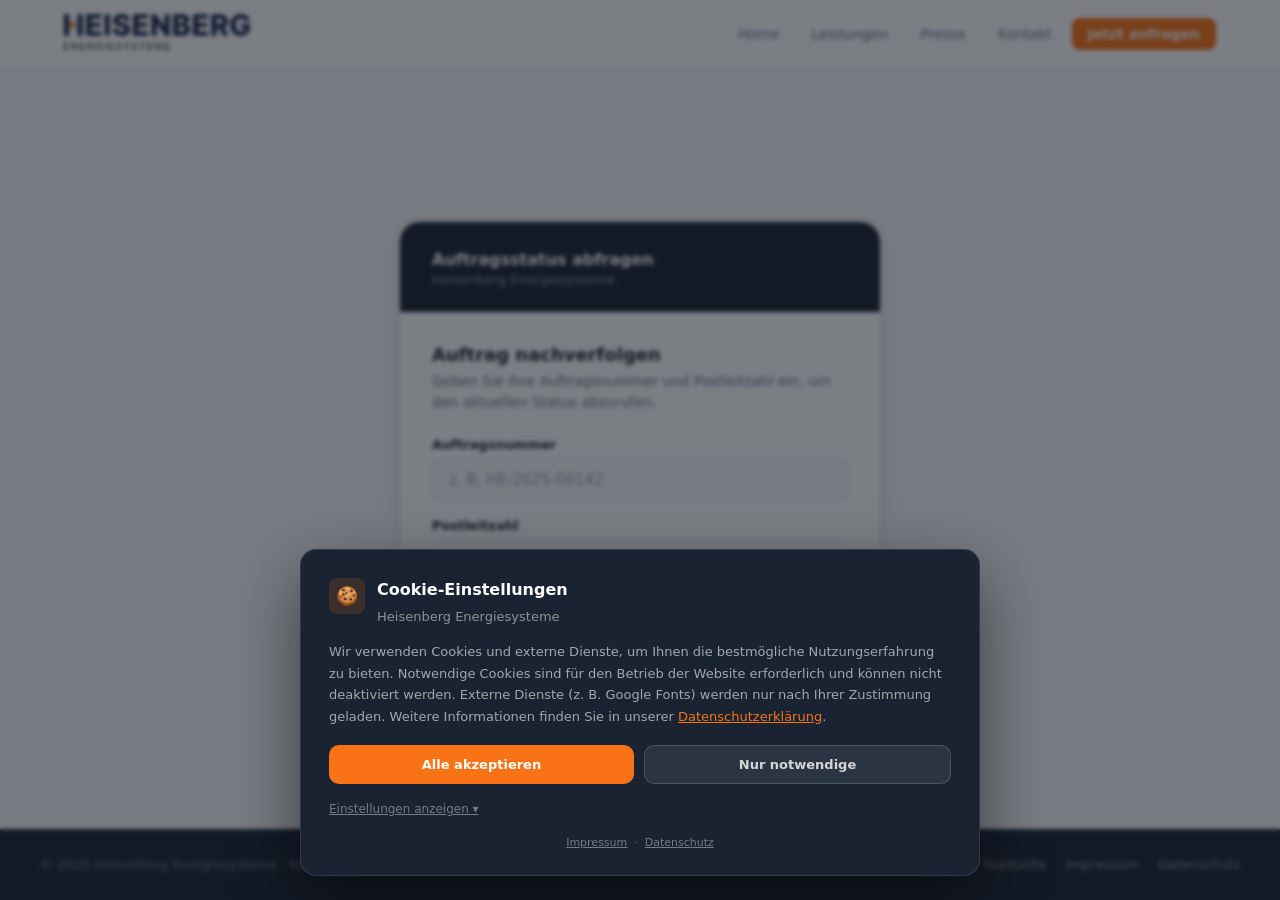
<file: auftragsabfrage.html>
<!DOCTYPE html>
<html lang="de">
<head>
  <meta charset="UTF-8" />
  <meta name="viewport" content="width=device-width, initial-scale=1.0" />
  <title>Auftragsabfrage – Heisenberg Energiesysteme</title>
  <style>
    *, *::before, *::after { box-sizing: border-box; margin: 0; padding: 0; }

    :root {
      --orange:      #f97316;
      --orange-dark: #ea6c10;
      --orange-light:#fff7ed;
      --orange-mid:  #fed7aa;
      --navy:        #1a2332;
      --gray:        #64748b;
      --gray-light:  #f8fafc;
      --gray-mid:    #e2e8f0;
      --radius:      12px;
      --shadow:      0 4px 24px rgba(0,0,0,0.10), 0 2px 8px rgba(0,0,0,0.06);
    }

    body {
      font-family: 'Inter', system-ui, sans-serif;
      background: var(--gray-light);
      min-height: 100vh;
      display: flex;
      flex-direction: column;
      color: var(--navy);
    }

    /* ── Site Header ── */
    .site-header {
      background: #fff;
      border-bottom: 1px solid var(--gray-mid);
      position: sticky; top: 0; z-index: 100;
    }
    .site-header-inner {
      max-width: 1200px; margin: 0 auto; padding: 0 24px;
      height: 68px; display: flex; align-items: center; justify-content: space-between;
    }
    .site-nav { display: flex; align-items: center; gap: 8px; }
    .site-nav a {
      font-size: 14px; font-weight: 500; color: var(--gray);
      padding: 6px 12px; border-radius: 8px; text-decoration: none;
      transition: color 0.2s, background 0.2s;
    }
    .site-nav a:hover { color: var(--navy); background: var(--gray-light); }
    .site-nav .btn-nav {
      background: var(--orange); color: #fff;
      padding: 8px 16px; border-radius: 8px;
      font-weight: 600;
    }
    .site-nav .btn-nav:hover { background: var(--orange-dark); }

    /* ── Main content area ── */
    .page-main {
      flex: 1;
      display: flex;
      align-items: center;
      justify-content: center;
      padding: 48px 24px;
    }

    /* ── Site Footer ── */
    .site-footer {
      background: var(--navy);
      padding: 28px 24px;
    }
    .site-footer-inner {
      max-width: 1200px; margin: 0 auto;
      display: flex; align-items: center; justify-content: space-between;
      flex-wrap: wrap; gap: 16px;
    }
    .site-footer p { font-size: 13px; color: rgba(255,255,255,0.4); }
    .site-footer-links { display: flex; gap: 20px; }
    .site-footer-links a {
      font-size: 13px; color: rgba(255,255,255,0.5);
      text-decoration: none; transition: color 0.2s;
    }
    .site-footer-links a:hover { color: var(--orange); }

    @media (max-width: 500px) {
      .site-nav a:not(.btn-nav) { display: none; }
      .site-footer-inner { flex-direction: column; align-items: flex-start; gap: 10px; }
    }

    .widget {
      background: #fff;
      border-radius: 20px;
      box-shadow: var(--shadow);
      width: 100%;
      max-width: 480px;
      overflow: hidden;
    }

    /* Header */
    .widget-header {
      background: var(--navy);
      padding: 28px 32px 24px;
      display: flex;
      align-items: center;
      gap: 12px;
    }

    .widget-logo {
      width: 36px;
      height: 36px;
      background: var(--orange);
      border-radius: 8px;
      display: flex;
      align-items: center;
      justify-content: center;
      flex-shrink: 0;
    }

    .widget-logo svg { width: 20px; height: 20px; stroke: #fff; fill: none; stroke-width: 2; stroke-linecap: round; stroke-linejoin: round; }

    .widget-header-text strong {
      display: block;
      font-size: 15px;
      font-weight: 700;
      color: #fff;
    }

    .widget-header-text span {
      font-size: 12px;
      color: rgba(255,255,255,0.55);
    }

    /* Body */
    .widget-body { padding: 32px; }

    /* Steps */
    .step { display: none; }
    .step.active { display: block; animation: fadeIn 0.25s ease; }

    @keyframes fadeIn {
      from { opacity: 0; transform: translateY(8px); }
      to   { opacity: 1; transform: translateY(0); }
    }

    /* Step 1 – Form */
    .step-title {
      font-size: 18px;
      font-weight: 800;
      color: var(--navy);
      margin-bottom: 6px;
    }

    .step-subtitle {
      font-size: 14px;
      color: var(--gray);
      margin-bottom: 24px;
      line-height: 1.5;
    }

    .form-group {
      display: flex;
      flex-direction: column;
      gap: 6px;
      margin-bottom: 16px;
    }

    .form-group label {
      font-size: 13px;
      font-weight: 600;
      color: var(--navy);
    }

    .form-group input {
      font-family: inherit;
      font-size: 15px;
      color: var(--navy);
      background: var(--gray-light);
      border: 1.5px solid var(--gray-mid);
      border-radius: 10px;
      padding: 12px 16px;
      outline: none;
      transition: border-color 0.2s, box-shadow 0.2s;
      width: 100%;
    }

    .form-group input::placeholder { color: #94a3b8; }

    .form-group input:focus {
      border-color: var(--orange);
      box-shadow: 0 0 0 3px rgba(249,115,22,0.12);
      background: #fff;
    }

    .form-error {
      display: none;
      font-size: 12px;
      color: #dc2626;
      background: #fef2f2;
      border: 1px solid #fecaca;
      border-radius: 8px;
      padding: 9px 13px;
      margin-bottom: 16px;
    }

    .form-error.visible { display: block; }

    .btn {
      display: flex;
      align-items: center;
      justify-content: center;
      gap: 8px;
      width: 100%;
      padding: 14px 20px;
      font-family: inherit;
      font-size: 15px;
      font-weight: 700;
      border: none;
      border-radius: var(--radius);
      cursor: pointer;
      transition: background 0.2s, transform 0.15s;
    }

    .btn:active { transform: scale(0.98); }

    .btn-primary {
      background: var(--orange);
      color: #fff;
    }

    .btn-primary:hover { background: var(--orange-dark); }
    .btn-primary:disabled { background: var(--gray-mid); color: var(--gray); cursor: not-allowed; transform: none; }

    .btn-outline {
      background: transparent;
      color: var(--navy);
      border: 1.5px solid var(--gray-mid);
      margin-top: 10px;
      font-size: 14px;
      font-weight: 600;
    }

    .btn-outline:hover { border-color: var(--orange); color: var(--orange); }

    /* Step 2 – Loading */
    .loading-wrap {
      display: flex;
      flex-direction: column;
      align-items: center;
      gap: 24px;
      padding: 12px 0;
    }

    .spinner {
      width: 56px;
      height: 56px;
      border: 4px solid var(--orange-mid);
      border-top-color: var(--orange);
      border-radius: 50%;
      animation: spin 0.75s linear infinite;
    }

    @keyframes spin { to { transform: rotate(360deg); } }

    .loading-label {
      font-size: 15px;
      font-weight: 600;
      color: var(--navy);
    }

    .progress-bar-track {
      width: 100%;
      height: 6px;
      background: var(--gray-mid);
      border-radius: 999px;
      overflow: hidden;
    }

    .progress-bar-fill {
      height: 100%;
      background: var(--orange);
      border-radius: 999px;
      width: 0%;
      transition: width 0.3s ease;
    }

    .progress-pct {
      font-size: 12px;
      color: var(--gray);
      text-align: right;
      margin-top: 6px;
    }

    /* Step 3 – Result */
    .result-found {
      display: flex;
      flex-direction: column;
      gap: 20px;
    }

    .result-icon-wrap {
      display: flex;
      justify-content: center;
    }

    .result-icon {
      width: 64px;
      height: 64px;
      border-radius: 50%;
      display: flex;
      align-items: center;
      justify-content: center;
    }

    .result-icon.success { background: #f0fdf4; }
    .result-icon.error   { background: #fef2f2; }

    .result-icon svg { width: 32px; height: 32px; fill: none; stroke-width: 2; stroke-linecap: round; stroke-linejoin: round; }
    .result-icon.success svg { stroke: #22c55e; }
    .result-icon.error svg   { stroke: #ef4444; }

    .result-heading {
      text-align: center;
    }

    .result-heading h3 {
      font-size: 18px;
      font-weight: 800;
      color: var(--navy);
      margin-bottom: 4px;
    }

    .result-heading p {
      font-size: 14px;
      color: var(--gray);
    }

    .result-card {
      background: var(--gray-light);
      border: 1px solid var(--gray-mid);
      border-radius: var(--radius);
      overflow: hidden;
    }

    .result-card-header {
      padding: 12px 16px;
      background: var(--navy);
      font-size: 11px;
      font-weight: 700;
      letter-spacing: 0.1em;
      text-transform: uppercase;
      color: rgba(255,255,255,0.6);
    }

    .result-row {
      display: flex;
      align-items: center;
      justify-content: space-between;
      padding: 14px 16px;
      border-bottom: 1px solid var(--gray-mid);
      gap: 12px;
    }

    .result-row:last-child { border-bottom: none; }

    .result-row-label {
      font-size: 13px;
      color: var(--gray);
      font-weight: 500;
      flex-shrink: 0;
    }

    .result-row-value {
      font-size: 14px;
      font-weight: 700;
      color: var(--navy);
      text-align: right;
    }

    .status-badge {
      display: inline-flex;
      align-items: center;
      gap: 5px;
      padding: 3px 10px;
      border-radius: 999px;
      font-size: 12px;
      font-weight: 700;
    }

    .status-badge::before {
      content: '';
      width: 7px;
      height: 7px;
      border-radius: 50%;
      background: currentColor;
      opacity: 0.8;
    }

    /* Pipeline */
    .pipeline { display: flex; flex-direction: column; padding: 16px 16px 12px; }
    .pl-step {
      display: flex; align-items: flex-start; gap: 12px;
      position: relative;
    }
    .pl-step:not(:last-child)::after {
      content: '';
      position: absolute;
      left: 13px; top: 28px;
      width: 2px; height: calc(100% + 0px);
      background: var(--gray-mid);
    }
    .pl-step.done::after  { background: var(--orange); }
    .pl-step.active::after { background: linear-gradient(to bottom, var(--orange) 0%, var(--gray-mid) 100%); }

    .pl-icon {
      flex-shrink: 0;
      width: 28px; height: 28px; border-radius: 50%;
      display: flex; align-items: center; justify-content: center;
      font-size: 11px; font-weight: 700;
      border: 2px solid var(--gray-mid);
      background: #fff; color: #94a3b8;
      position: relative; z-index: 1;
    }
    .pl-step.done  .pl-icon { background: var(--orange); border-color: var(--orange); color: #fff; }
    .pl-step.active .pl-icon {
      background: var(--navy); border-color: var(--navy); color: #fff;
      box-shadow: 0 0 0 4px rgba(249,115,22,0.25);
    }
    .pl-step.warn .pl-icon { background: #f59e0b; border-color: #f59e0b; color: #fff; }

    .pl-body { padding: 4px 0 18px; min-width: 0; }
    .pl-step:last-child .pl-body { padding-bottom: 0; }
    .pl-label {
      font-size: 13px; font-weight: 500; color: #94a3b8;
      line-height: 1.3;
    }
    .pl-step.done  .pl-label { color: var(--gray); font-weight: 500; }
    .pl-step.active .pl-label { color: var(--navy); font-size: 14px; font-weight: 700; }
    .pl-step.warn   .pl-label { color: #92400e; font-size: 14px; font-weight: 700; }
    .pl-sub {
      font-size: 12px; color: var(--gray); margin-top: 3px; line-height: 1.45;
      display: none;
    }
    .pl-step.active .pl-sub,
    .pl-step.warn   .pl-sub { display: block; }
    .pl-badge-active {
      display: inline-flex; align-items: center; gap: 4px; margin-top: 5px;
      background: var(--orange); color: #fff;
      font-size: 10px; font-weight: 700; padding: 2px 8px;
      border-radius: 999px; letter-spacing: 0.3px;
    }
    .pl-step.warn .pl-badge-active { background: #f59e0b; }
  </style>
</head>
<body>

<!-- SITE HEADER -->
<header class="site-header">
  <div class="site-header-inner">
    <a href="index.html">
      <img src="heisenberg_logo.svg" alt="Heisenberg Energiesysteme" height="36" />
    </a>
    <nav class="site-nav">
      <a href="index.html">Home</a>
      <a href="index.html#leistungen">Leistungen</a>
      <a href="pressemeldungen.html">Presse</a>
      <a href="index.html#kontakt">Kontakt</a>
      <a href="index.html#kontakt" class="btn-nav">Jetzt anfragen</a>
    </nav>
  </div>
</header>

<main class="page-main">
<div class="widget">

  <!-- Header -->
  <div class="widget-header">
    <div>
      <strong style="display:block;font-size:16px;font-weight:700;color:#fff">Auftragsstatus abfragen</strong>
      <span style="font-size:13px;color:rgba(255,255,255,0.55)">Heisenberg Energiesysteme</span>
    </div>
  </div>

  <div class="widget-body">

    <!-- STEP 1: Eingabe -->
    <div class="step active" id="step-1">
      <p class="step-title">Auftrag nachverfolgen</p>
      <p class="step-subtitle">Geben Sie Ihre Auftragsnummer und Postleitzahl ein, um den aktuellen Status abzurufen.</p>

      <div class="form-group">
        <label for="auftragsnummer">Auftragsnummer</label>
        <input type="text" id="auftragsnummer" placeholder="z. B. HE-2025-00142" autocomplete="off" />
      </div>

      <div class="form-group">
        <label for="plz">Postleitzahl</label>
        <input type="text" id="plz" placeholder="z. B. 31228" maxlength="5" autocomplete="off" />
      </div>

      <div class="form-error" id="input-error">Bitte Auftragsnummer und PLZ eingeben.</div>

      <button class="btn btn-primary" id="btn-submit">
        Status abrufen
        <svg width="16" height="16" viewBox="0 0 24 24" fill="none" stroke="currentColor" stroke-width="2.5" stroke-linecap="round" stroke-linejoin="round"><line x1="5" y1="12" x2="19" y2="12"/><polyline points="12 5 19 12 12 19"/></svg>
      </button>
    </div>

    <!-- STEP 2: Laden -->
    <div class="step" id="step-2">
      <div class="loading-wrap">
        <div class="spinner"></div>
        <p class="loading-label" id="loading-label">Auftrag wird gesucht…</p>
        <div style="width:100%">
          <div class="progress-bar-track">
            <div class="progress-bar-fill" id="progress-fill"></div>
          </div>
          <p class="progress-pct" id="progress-pct">0%</p>
        </div>
      </div>
    </div>

    <!-- STEP 3: Ergebnis -->
    <div class="step" id="step-3">

      <!-- Gefunden -->
      <div class="result-found" id="result-found" style="display:none">
        <div class="result-card" style="margin-bottom:0">
          <div class="result-card-header" style="display:flex;justify-content:space-between;align-items:center">
            <span>Auftrag gefunden</span>
            <span id="result-name" style="font-weight:600;color:#fff;font-size:13px">–</span>
          </div>
          <div id="result-auftraggeber-row" class="result-row" style="display:none">
            <span class="result-row-label">Auftraggeber</span>
            <span class="result-row-value" id="result-auftraggeber">–</span>
          </div>
          <div id="result-pipeline" class="pipeline"></div>
        </div>
        <button class="btn btn-outline" id="btn-reset-found">Neue Abfrage starten</button>
      </div>

      <!-- Nicht gefunden -->
      <div class="result-found" id="result-not-found" style="display:none">
        <div class="result-icon-wrap">
          <div class="result-icon error">
            <svg viewBox="0 0 24 24"><circle cx="12" cy="12" r="10"/><line x1="15" y1="9" x2="9" y2="15"/><line x1="9" y1="9" x2="15" y2="15"/></svg>
          </div>
        </div>
        <div class="result-heading">
          <h3>Auftrag nicht gefunden</h3>
          <p>Die Kombination aus Auftragsnummer und PLZ konnte keinem Auftrag zugeordnet werden.</p>
        </div>
        <button class="btn btn-primary" id="btn-reset-notfound">Erneut versuchen</button>
        <a href="mailto:info@heisenberg-energiesysteme.de" style="display:block;text-align:center;margin-top:12px;font-size:13px;color:var(--orange);font-weight:600;">info@heisenberg-energiesysteme.de</a>
      </div>

    </div>

  </div><!-- /widget-body -->
</div><!-- /widget -->

<script>
  const WEBHOOK = 'https://n8n.mercolutio.eu/webhook/widget-vorgang';

  function showStep(n) {
    document.querySelectorAll('.step').forEach(s => s.classList.remove('active'));
    document.getElementById('step-' + n).classList.add('active');
  }

  // Pipeline-Phasen in logischer Reihenfolge
  const PIPELINE = [
    { id: 'aufnahme',    label: 'Antrag wird aufgenommen',    sub: 'Das Partnerunternehmen legt den Kunden im System an' },
    { id: 'pruefung',    label: 'Datenprüfung',               sub: 'Alle eingereichten Daten werden geprüft' },
    { id: 'bearbeitung', label: 'Anmeldung in Bearbeitung',   sub: 'Die Netzanmeldung wird aktiv bearbeitet' },
    { id: 'netz',        label: 'Netzanmeldung erfolgt',      sub: 'Die Anmeldung wurde beim Netzbetreiber eingereicht' },
    { id: 'dok',         label: 'Wartend auf Dokumente',      sub: 'Fehlende Unterlagen werden beim Kunden angefragt' },
    { id: 'einspeise',   label: 'Einspeisezusage erhalten',   sub: 'Der Netzbetreiber hat die Einspeisezusage erteilt' },
    { id: 'bebauung',    label: 'Warten auf Bebauung',        sub: 'Die Installation durch das beauftragte Unternehmen steht aus' },
    { id: 'fertig',      label: 'Fertigmeldung eingereicht',  sub: 'Die Fertigmeldung ist beim Netzbetreiber in Prüfung' },
    { id: 'done',        label: 'Vorgang abgeschlossen',      sub: 'Netzanmeldung vollständig abgeschlossen' },
  ];

  function matchPhase(status) {
    const s = (status || '').toLowerCase().trim();
    if (s.includes('antrag wird aufgenommen') || s.includes('aufgenommen')) return 'aufnahme';
    if (s.includes('datenprüfung') || s.includes('datenpruef'))             return 'pruefung';
    if (s.includes('anmeldung in bearb'))                                    return 'bearbeitung';
    if (s.includes('netzanmeldung erf'))                                     return 'netz';
    if (s.includes('wartend auf dokum') || s.includes('warten auf dokum'))   return 'dok';
    if (s.includes('einspeisezusage'))                                        return 'einspeise';
    if (s.includes('warten auf bebauung'))                                    return 'bebauung';
    if (s.includes('fertigmeldung'))                                          return 'fertig';
    if (s.includes('vorgang abgeschlossen') || s.includes('abgeschlossen'))   return 'done';
    return null;
  }

  function renderPipeline(status) {
    const currentId  = matchPhase(status);
    const currentIdx = PIPELINE.findIndex(p => p.id === currentId);
    const container  = document.getElementById('result-pipeline');

    container.innerHTML = PIPELINE.map((phase, i) => {
      let state = '';
      if (currentIdx === -1) {
        state = '';
      } else if (i < currentIdx) {
        state = 'done';
      } else if (i === currentIdx) {
        state = phase.warn ? 'warn' : 'active';
      }

      const icon = state === 'done'
        ? `<svg width="14" height="14" viewBox="0 0 24 24" fill="none" stroke="currentColor" stroke-width="3" stroke-linecap="round" stroke-linejoin="round"><polyline points="20 6 9 17 4 12"/></svg>`
        : (i + 1);

      const activeBadge = state === 'active' || state === 'warn'
        ? `<span class="pl-badge-active">Aktueller Status</span>`
        : '';

      return `
        <div class="pl-step ${state}">
          <div class="pl-icon">${icon}</div>
          <div class="pl-body">
            <div class="pl-label">${phase.label}</div>
            <div class="pl-sub">${phase.sub}</div>
            ${activeBadge}
          </div>
        </div>`;
    }).join('');
  }

  function animateProgress(cb) {
    const fill = document.getElementById('progress-fill');
    const pct  = document.getElementById('progress-pct');
    const label = document.getElementById('loading-label');
    let val = 0;

    const labels = [
      [0,  'Auftrag wird gesucht…'],
      [40, 'Daten werden geladen…'],
      [75, 'Status wird ermittelt…'],
      [95, 'Fast fertig…'],
    ];

    const iv = setInterval(() => {
      val = Math.min(val + Math.random() * 8 + 2, 95);
      fill.style.width = val + '%';
      pct.textContent = Math.round(val) + '%';
      for (const [t, l] of labels) { if (val >= t) label.textContent = l; }
      if (val >= 95) clearInterval(iv);
    }, 180);

    setTimeout(() => {
      clearInterval(iv);
      fill.style.width = '100%';
      pct.textContent = '100%';
      setTimeout(cb, 300);
    }, 2200);
  }

  function reset() {
    document.getElementById('auftragsnummer').value = '';
    document.getElementById('plz').value = '';
    document.getElementById('input-error').classList.remove('visible');
    document.getElementById('progress-fill').style.width = '0%';
    document.getElementById('progress-pct').textContent = '0%';
    showStep(1);
  }

  document.getElementById('btn-submit').addEventListener('click', async () => {
    const nr  = document.getElementById('auftragsnummer').value.trim();
    const plz = document.getElementById('plz').value.trim();
    const err = document.getElementById('input-error');

    if (!nr || !plz) { err.classList.add('visible'); return; }
    err.classList.remove('visible');

    showStep(2);

    let responseData = null;
    let fetchError   = false;

    const fetchPromise = fetch(WEBHOOK, {
      method: 'POST',
      headers: { 'Content-Type': 'application/json' },
      body: JSON.stringify({ auftragsnummer: nr, plz }),
    })
    .then(r => r.json())
    .then(d => { responseData = d; })
    .catch(() => { fetchError = true; });

    animateProgress(async () => {
      await fetchPromise;

      document.getElementById('result-found').style.display     = 'none';
      document.getElementById('result-not-found').style.display = 'none';

      if (!fetchError && responseData && responseData.found) {
        document.getElementById('result-name').textContent = responseData.name || '–';
        const auftraggeber = responseData.auftraggeberName || '';
        const agRow = document.getElementById('result-auftraggeber-row');
        if (auftraggeber) {
          document.getElementById('result-auftraggeber').textContent = auftraggeber;
          agRow.style.display = 'flex';
        } else {
          agRow.style.display = 'none';
        }
        renderPipeline(responseData.pvStatus);
        document.getElementById('result-found').style.display = 'flex';
      } else {
        document.getElementById('result-not-found').style.display = 'flex';
      }

      showStep(3);
    });
  });

  document.getElementById('btn-reset-found').addEventListener('click', reset);
  document.getElementById('btn-reset-notfound').addEventListener('click', reset);

  document.querySelectorAll('#step-1 input').forEach(input => {
    input.addEventListener('keydown', e => {
      if (e.key === 'Enter') document.getElementById('btn-submit').click();
    });
  });
</script>
</div><!-- /.widget -->
</main>

<!-- SITE FOOTER -->
<footer class="site-footer">
  <div class="site-footer-inner">
    <p>&copy; 2025 Heisenberg Energiesysteme · Konsumstrasse 2, 31228 Peine</p>
    <div class="site-footer-links">
      <a href="index.html">Startseite</a>
      <a href="impressum.html">Impressum</a>
      <a href="datenschutz.html">Datenschutz</a>
    </div>
  </div>
</footer>

<script src="cookie-banner.js"></script>
</body>
</html>
</file>
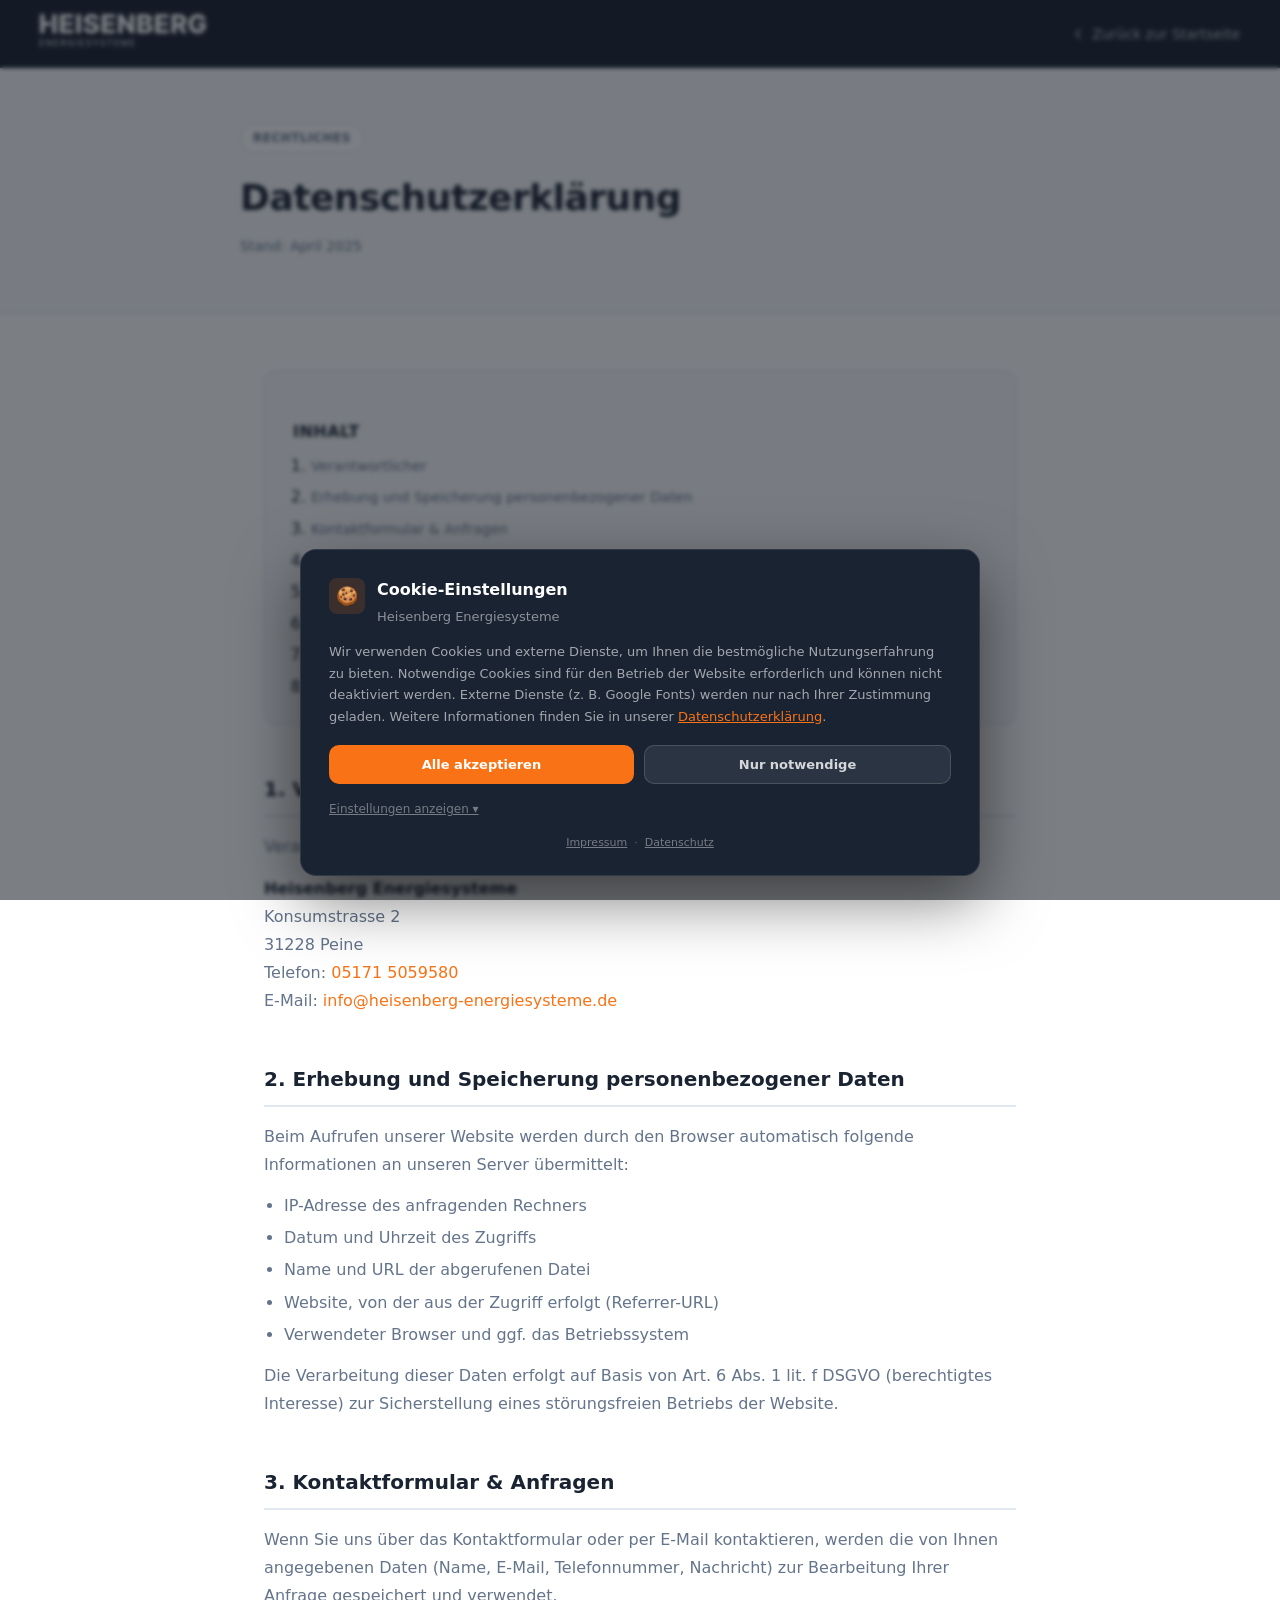
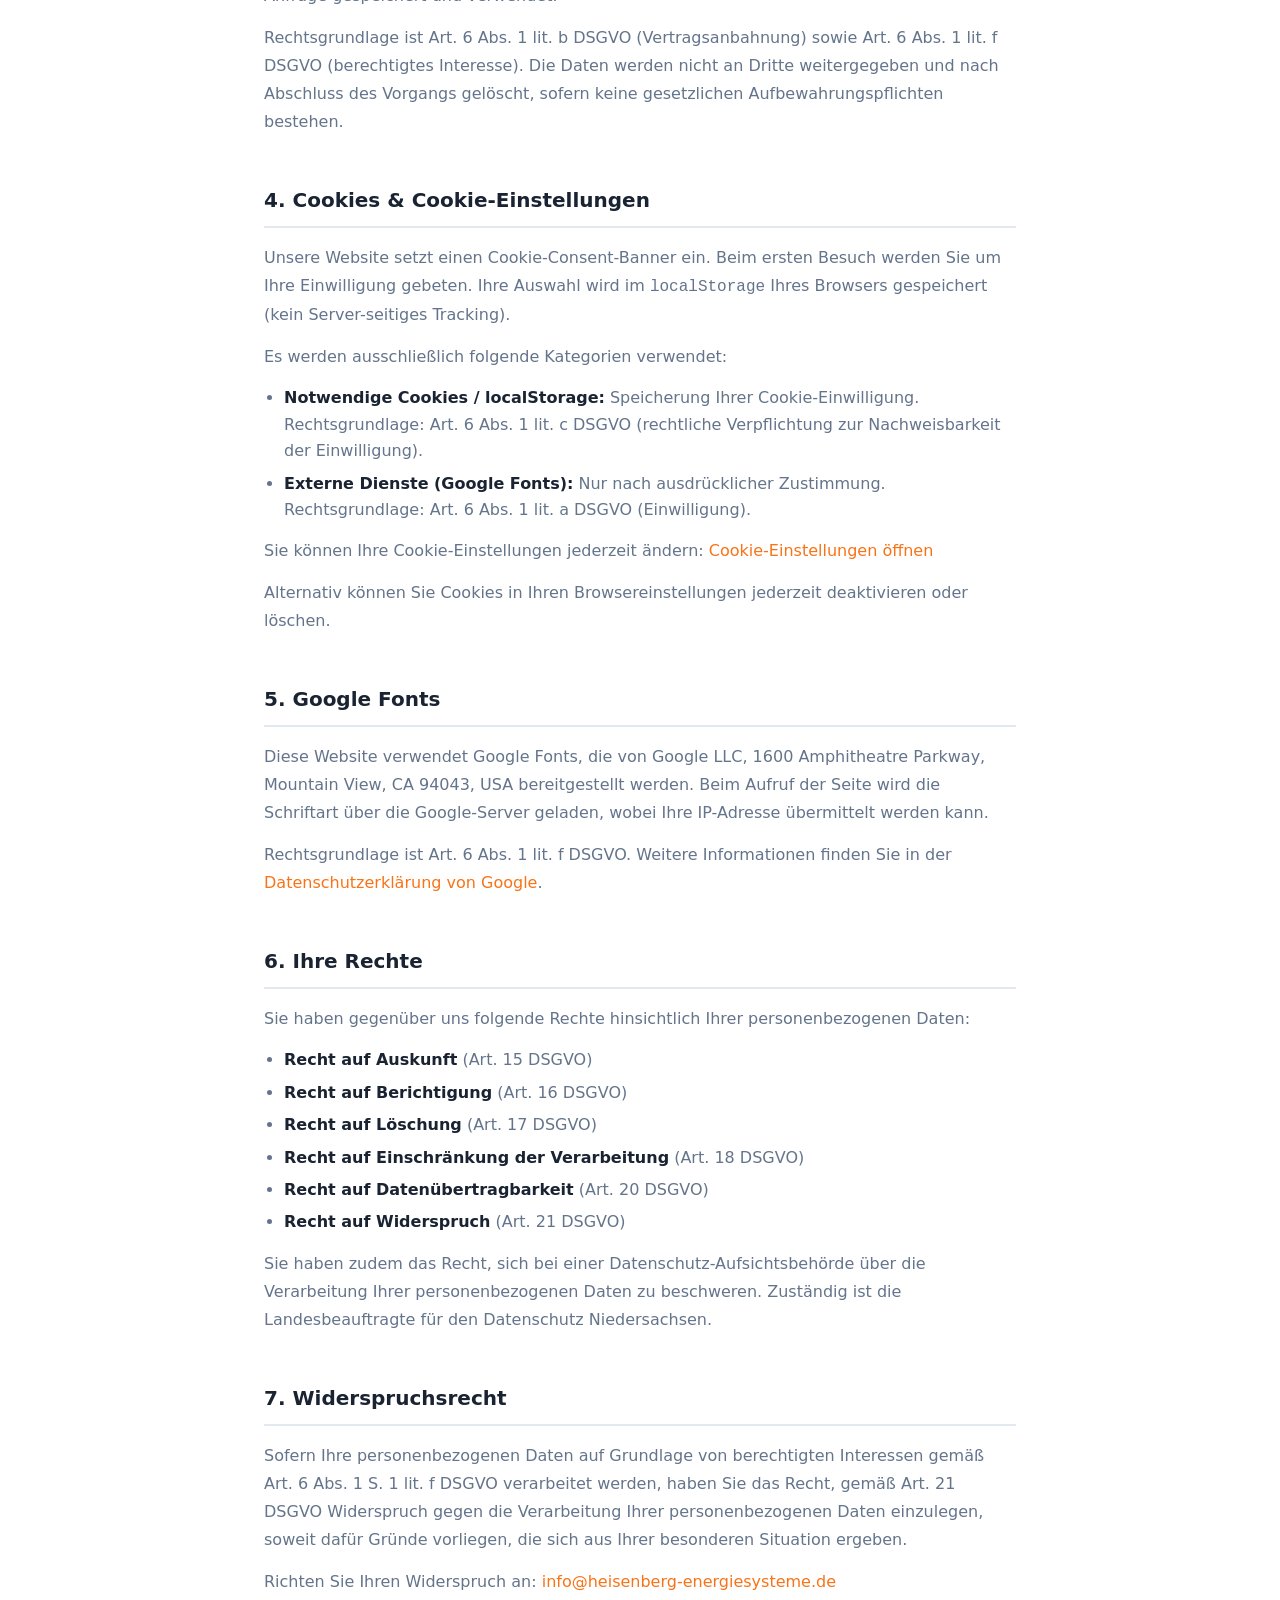
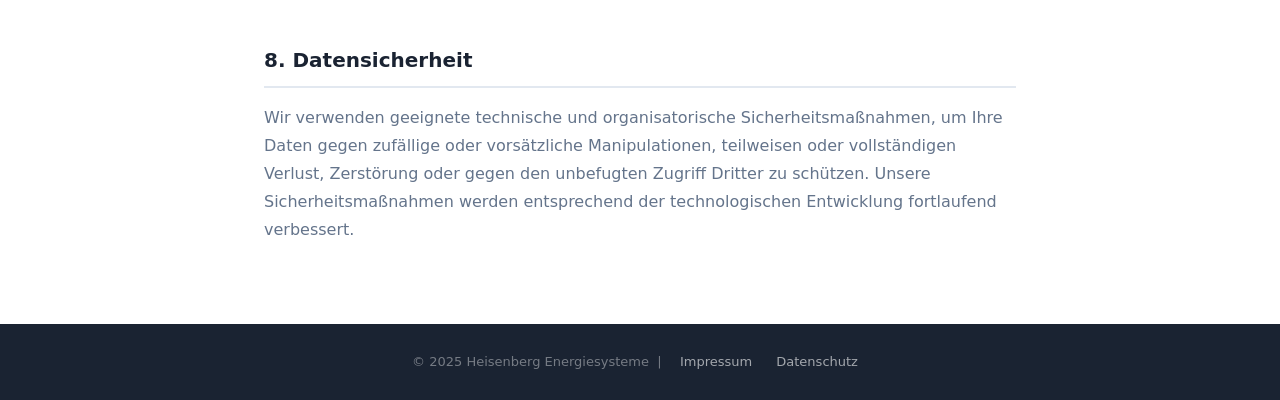
<file: datenschutz.html>
<!DOCTYPE html>
<html lang="de">
<head>
  <meta charset="UTF-8" />
  <meta name="viewport" content="width=device-width, initial-scale=1.0" />
  <title>Datenschutzerklärung – Heisenberg Energiesysteme</title>
  <meta name="robots" content="noindex, nofollow" />
  <style>
    *, *::before, *::after { box-sizing: border-box; margin: 0; padding: 0; }
    html { scroll-behavior: smooth; }
    :root {
      --orange: #f97316;
      --navy:   #1a2332;
      --gray:   #64748b;
      --gray-light: #f8fafc;
      --gray-mid:   #e2e8f0;
      --radius: 12px;
    }
    body { font-family: 'Inter', system-ui, sans-serif; font-size: 16px; line-height: 1.6; color: var(--navy); background: #fff; -webkit-font-smoothing: antialiased; }
    a { color: var(--orange); text-decoration: none; }
    a:hover { text-decoration: underline; }

    .header { background: var(--navy); padding: 0 24px; }
    .header-inner { max-width: 1200px; margin: 0 auto; height: 68px; display: flex; align-items: center; justify-content: space-between; }
    .back-link { color: rgba(255,255,255,0.7); font-size: 14px; display: flex; align-items: center; gap: 6px; transition: color 0.2s; }
    .back-link:hover { color: #fff; text-decoration: none; }
    .back-link svg { width: 16px; height: 16px; stroke: currentColor; fill: none; stroke-width: 2; stroke-linecap: round; stroke-linejoin: round; }

    .page-hero { background: var(--gray-light); border-bottom: 1px solid var(--gray-mid); padding: 56px 24px; }
    .page-hero-inner { max-width: 800px; margin: 0 auto; }
    .page-label { display: inline-block; background: #fff; border: 1px solid var(--gray-mid); color: var(--gray); font-size: 12px; font-weight: 600; padding: 4px 12px; border-radius: 999px; margin-bottom: 16px; text-transform: uppercase; letter-spacing: 0.5px; }
    .page-title { font-size: 36px; font-weight: 800; color: var(--navy); letter-spacing: -0.5px; margin-bottom: 8px; }
    .page-date { font-size: 14px; color: var(--gray); }

    .toc { background: var(--gray-light); border: 1px solid var(--gray-mid); border-radius: var(--radius); padding: 24px 28px; margin-bottom: 40px; }
    .toc h3 { font-size: 14px; font-weight: 700; color: var(--navy); margin-bottom: 12px; text-transform: uppercase; letter-spacing: 0.5px; }
    .toc ol { padding-left: 18px; display: flex; flex-direction: column; gap: 6px; }
    .toc li a { font-size: 14px; color: var(--gray); }
    .toc li a:hover { color: var(--orange); }

    .content { max-width: 800px; margin: 0 auto; padding: 56px 24px 80px; }
    .content h2 { font-size: 20px; font-weight: 700; color: var(--navy); margin: 48px 0 16px; padding-bottom: 10px; border-bottom: 2px solid var(--gray-mid); scroll-margin-top: 24px; }
    .content h2:first-child { margin-top: 0; }
    .content h3 { font-size: 16px; font-weight: 600; color: var(--navy); margin: 24px 0 8px; }
    .content p { color: var(--gray); margin-bottom: 14px; line-height: 1.75; }
    .content ul { padding-left: 20px; margin-bottom: 14px; display: flex; flex-direction: column; gap: 6px; }
    .content ul li { color: var(--gray); line-height: 1.65; }
    .content strong { color: var(--navy); }
    .content p:last-child { margin-bottom: 0; }

    .footer { background: var(--navy); padding: 28px 24px; text-align: center; }
    .footer p { font-size: 13px; color: rgba(255,255,255,0.4); }
    .footer a { color: rgba(255,255,255,0.6); margin: 0 10px; }
    .footer a:hover { color: var(--orange); text-decoration: none; }
  </style>
</head>
<body>

<header class="header">
  <div class="header-inner">
    <a href="index.html">
      <img src="heisenberg_logo.svg" alt="Heisenberg Energiesysteme" height="32" style="filter:brightness(0) invert(1)" />
    </a>
    <a href="index.html" class="back-link">
      <svg viewBox="0 0 24 24"><polyline points="15 18 9 12 15 6"/></svg>
      Zurück zur Startseite
    </a>
  </div>
</header>

<div class="page-hero">
  <div class="page-hero-inner">
    <span class="page-label">Rechtliches</span>
    <h1 class="page-title">Datenschutzerklärung</h1>
    <p class="page-date">Stand: April 2025</p>
  </div>
</div>

<div class="content">

  <div class="toc">
    <h3>Inhalt</h3>
    <ol>
      <li><a href="#verantwortlicher">Verantwortlicher</a></li>
      <li><a href="#erhebung">Erhebung und Speicherung personenbezogener Daten</a></li>
      <li><a href="#kontaktformular">Kontaktformular & Anfragen</a></li>
      <li><a href="#cookies">Cookies</a></li>
      <li><a href="#google-fonts">Google Fonts</a></li>
      <li><a href="#rechte">Ihre Rechte</a></li>
      <li><a href="#widerruf">Widerspruchsrecht</a></li>
      <li><a href="#sicherheit">Datensicherheit</a></li>
    </ol>
  </div>

  <h2 id="verantwortlicher">1. Verantwortlicher</h2>
  <p>Verantwortlicher im Sinne der Datenschutz-Grundverordnung (DSGVO) ist:</p>
  <p>
    <strong>Heisenberg Energiesysteme</strong><br />
    Konsumstrasse 2<br />
    31228 Peine<br />
    Telefon: <a href="tel:+4951715059580">05171 5059580</a><br />
    E-Mail: <a href="mailto:info@heisenberg-energiesysteme.de">info@heisenberg-energiesysteme.de</a>
  </p>

  <h2 id="erhebung">2. Erhebung und Speicherung personenbezogener Daten</h2>
  <p>Beim Aufrufen unserer Website werden durch den Browser automatisch folgende Informationen an unseren Server übermittelt:</p>
  <ul>
    <li>IP-Adresse des anfragenden Rechners</li>
    <li>Datum und Uhrzeit des Zugriffs</li>
    <li>Name und URL der abgerufenen Datei</li>
    <li>Website, von der aus der Zugriff erfolgt (Referrer-URL)</li>
    <li>Verwendeter Browser und ggf. das Betriebssystem</li>
  </ul>
  <p>Die Verarbeitung dieser Daten erfolgt auf Basis von Art. 6 Abs. 1 lit. f DSGVO (berechtigtes Interesse) zur Sicherstellung eines störungsfreien Betriebs der Website.</p>

  <h2 id="kontaktformular">3. Kontaktformular & Anfragen</h2>
  <p>Wenn Sie uns über das Kontaktformular oder per E-Mail kontaktieren, werden die von Ihnen angegebenen Daten (Name, E-Mail, Telefonnummer, Nachricht) zur Bearbeitung Ihrer Anfrage gespeichert und verwendet.</p>
  <p>Rechtsgrundlage ist Art. 6 Abs. 1 lit. b DSGVO (Vertragsanbahnung) sowie Art. 6 Abs. 1 lit. f DSGVO (berechtigtes Interesse). Die Daten werden nicht an Dritte weitergegeben und nach Abschluss des Vorgangs gelöscht, sofern keine gesetzlichen Aufbewahrungspflichten bestehen.</p>

  <h2 id="cookies">4. Cookies &amp; Cookie-Einstellungen</h2>
  <p>Unsere Website setzt einen Cookie-Consent-Banner ein. Beim ersten Besuch werden Sie um Ihre Einwilligung gebeten. Ihre Auswahl wird im <code>localStorage</code> Ihres Browsers gespeichert (kein Server-seitiges Tracking).</p>
  <p>Es werden ausschließlich folgende Kategorien verwendet:</p>
  <ul>
    <li><strong>Notwendige Cookies / localStorage:</strong> Speicherung Ihrer Cookie-Einwilligung. Rechtsgrundlage: Art. 6 Abs. 1 lit. c DSGVO (rechtliche Verpflichtung zur Nachweisbarkeit der Einwilligung).</li>
    <li><strong>Externe Dienste (Google Fonts):</strong> Nur nach ausdrücklicher Zustimmung. Rechtsgrundlage: Art. 6 Abs. 1 lit. a DSGVO (Einwilligung).</li>
  </ul>
  <p>Sie können Ihre Cookie-Einstellungen jederzeit ändern: <a href="#" onclick="window.hesOpenCookieSettings(); return false;">Cookie-Einstellungen öffnen</a></p>
  <p>Alternativ können Sie Cookies in Ihren Browsereinstellungen jederzeit deaktivieren oder löschen.</p>

  <h2 id="google-fonts">5. Google Fonts</h2>
  <p>Diese Website verwendet Google Fonts, die von Google LLC, 1600 Amphitheatre Parkway, Mountain View, CA 94043, USA bereitgestellt werden. Beim Aufruf der Seite wird die Schriftart über die Google-Server geladen, wobei Ihre IP-Adresse übermittelt werden kann.</p>
  <p>Rechtsgrundlage ist Art. 6 Abs. 1 lit. f DSGVO. Weitere Informationen finden Sie in der <a href="https://policies.google.com/privacy" target="_blank" rel="noopener">Datenschutzerklärung von Google</a>.</p>

  <h2 id="rechte">6. Ihre Rechte</h2>
  <p>Sie haben gegenüber uns folgende Rechte hinsichtlich Ihrer personenbezogenen Daten:</p>
  <ul>
    <li><strong>Recht auf Auskunft</strong> (Art. 15 DSGVO)</li>
    <li><strong>Recht auf Berichtigung</strong> (Art. 16 DSGVO)</li>
    <li><strong>Recht auf Löschung</strong> (Art. 17 DSGVO)</li>
    <li><strong>Recht auf Einschränkung der Verarbeitung</strong> (Art. 18 DSGVO)</li>
    <li><strong>Recht auf Datenübertragbarkeit</strong> (Art. 20 DSGVO)</li>
    <li><strong>Recht auf Widerspruch</strong> (Art. 21 DSGVO)</li>
  </ul>
  <p>Sie haben zudem das Recht, sich bei einer Datenschutz-Aufsichtsbehörde über die Verarbeitung Ihrer personenbezogenen Daten zu beschweren. Zuständig ist die Landesbeauftragte für den Datenschutz Niedersachsen.</p>

  <h2 id="widerruf">7. Widerspruchsrecht</h2>
  <p>Sofern Ihre personenbezogenen Daten auf Grundlage von berechtigten Interessen gemäß Art. 6 Abs. 1 S. 1 lit. f DSGVO verarbeitet werden, haben Sie das Recht, gemäß Art. 21 DSGVO Widerspruch gegen die Verarbeitung Ihrer personenbezogenen Daten einzulegen, soweit dafür Gründe vorliegen, die sich aus Ihrer besonderen Situation ergeben.</p>
  <p>Richten Sie Ihren Widerspruch an: <a href="mailto:info@heisenberg-energiesysteme.de">info@heisenberg-energiesysteme.de</a></p>

  <h2 id="sicherheit">8. Datensicherheit</h2>
  <p>Wir verwenden geeignete technische und organisatorische Sicherheitsmaßnahmen, um Ihre Daten gegen zufällige oder vorsätzliche Manipulationen, teilweisen oder vollständigen Verlust, Zerstörung oder gegen den unbefugten Zugriff Dritter zu schützen. Unsere Sicherheitsmaßnahmen werden entsprechend der technologischen Entwicklung fortlaufend verbessert.</p>

</div>

<footer class="footer">
  <p>
    &copy; 2025 Heisenberg Energiesysteme &nbsp;|&nbsp;
    <a href="impressum.html">Impressum</a>
    <a href="datenschutz.html">Datenschutz</a>
  </p>
</footer>

<script src="cookie-banner.js"></script>
</body>
</html>
</file>
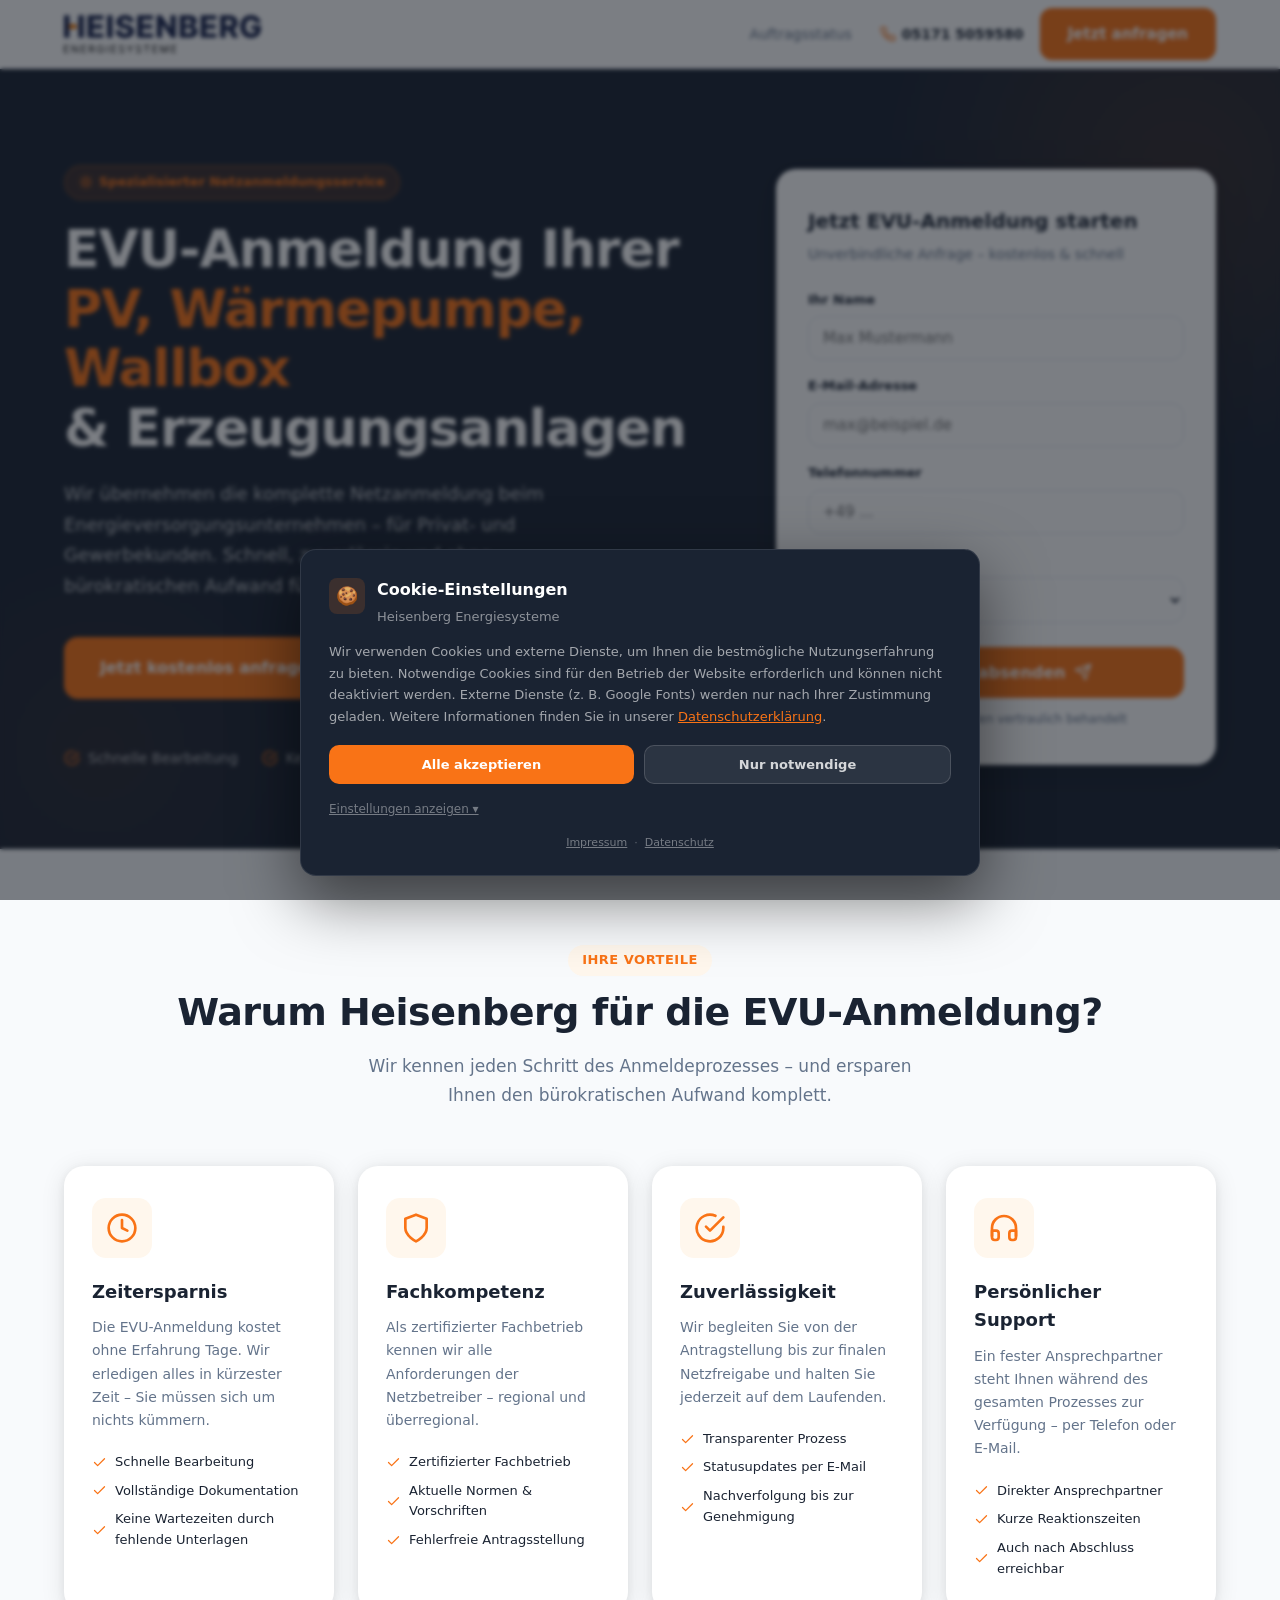
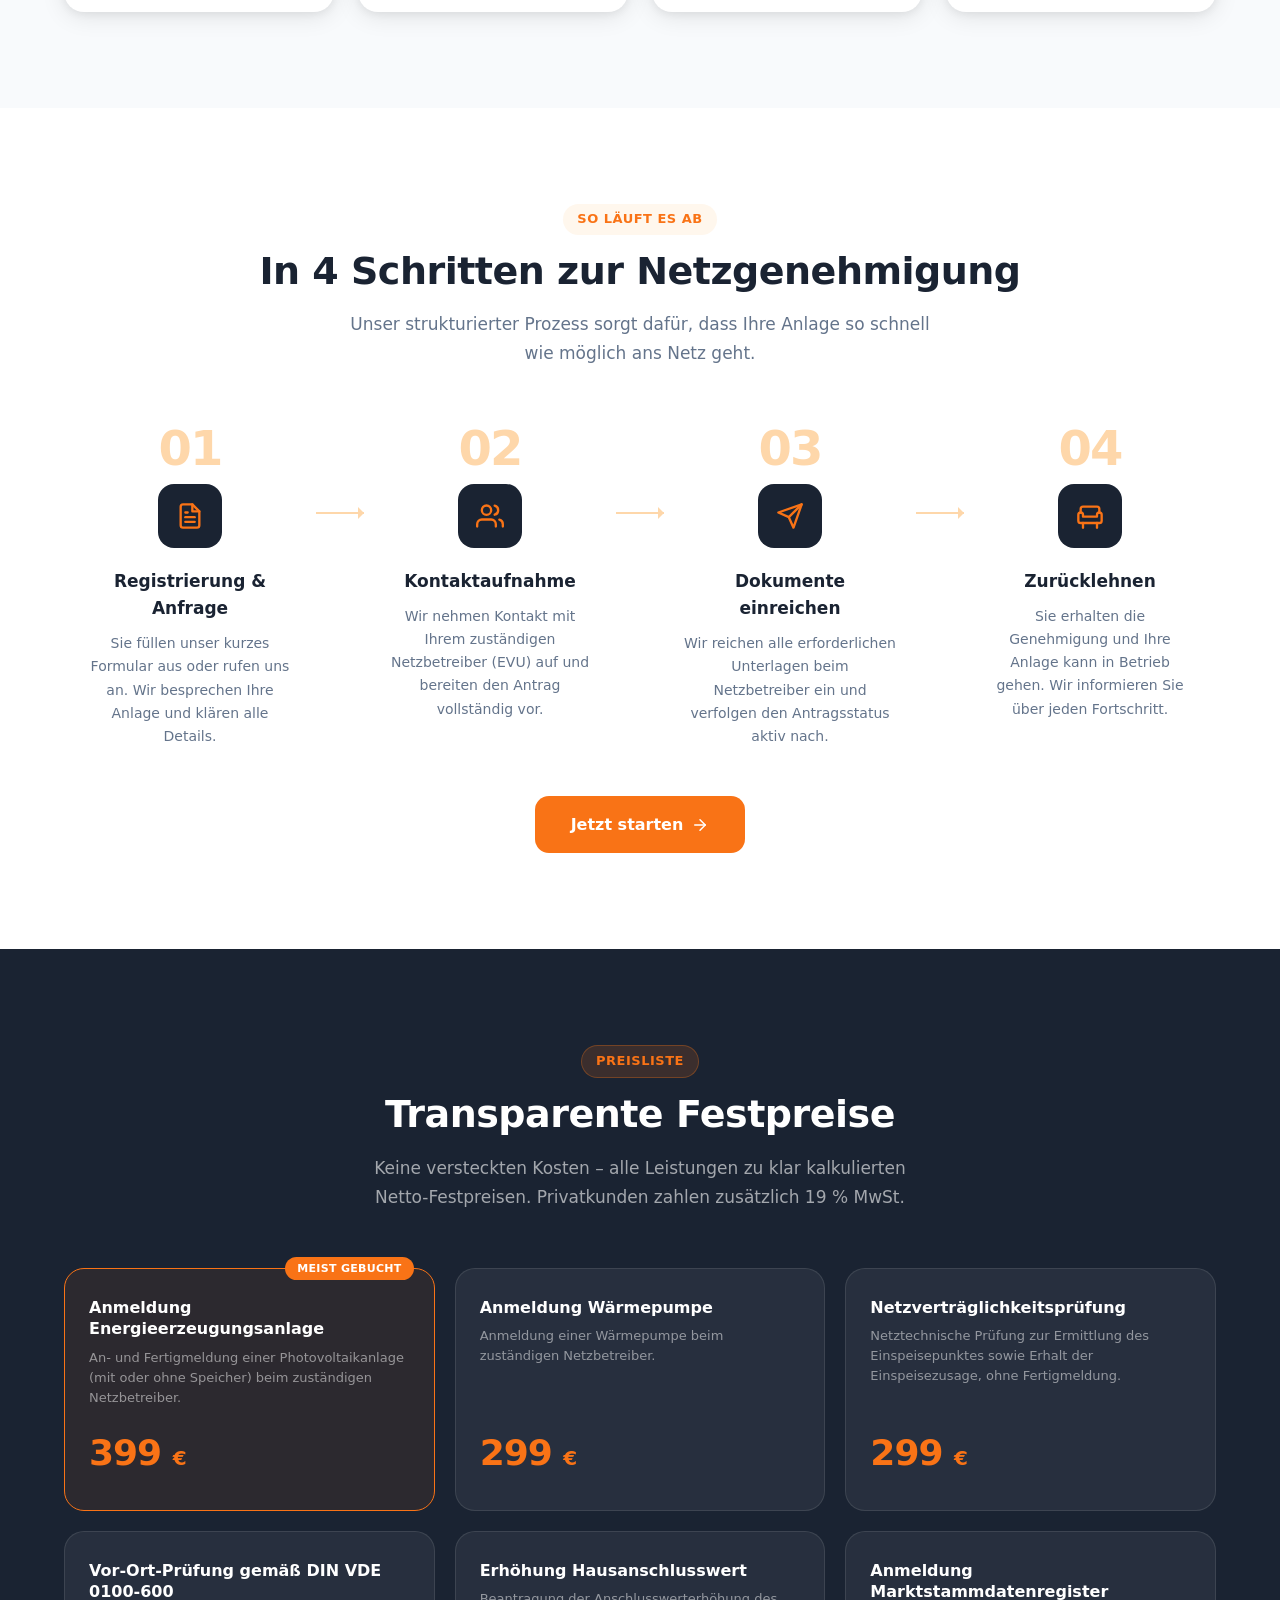
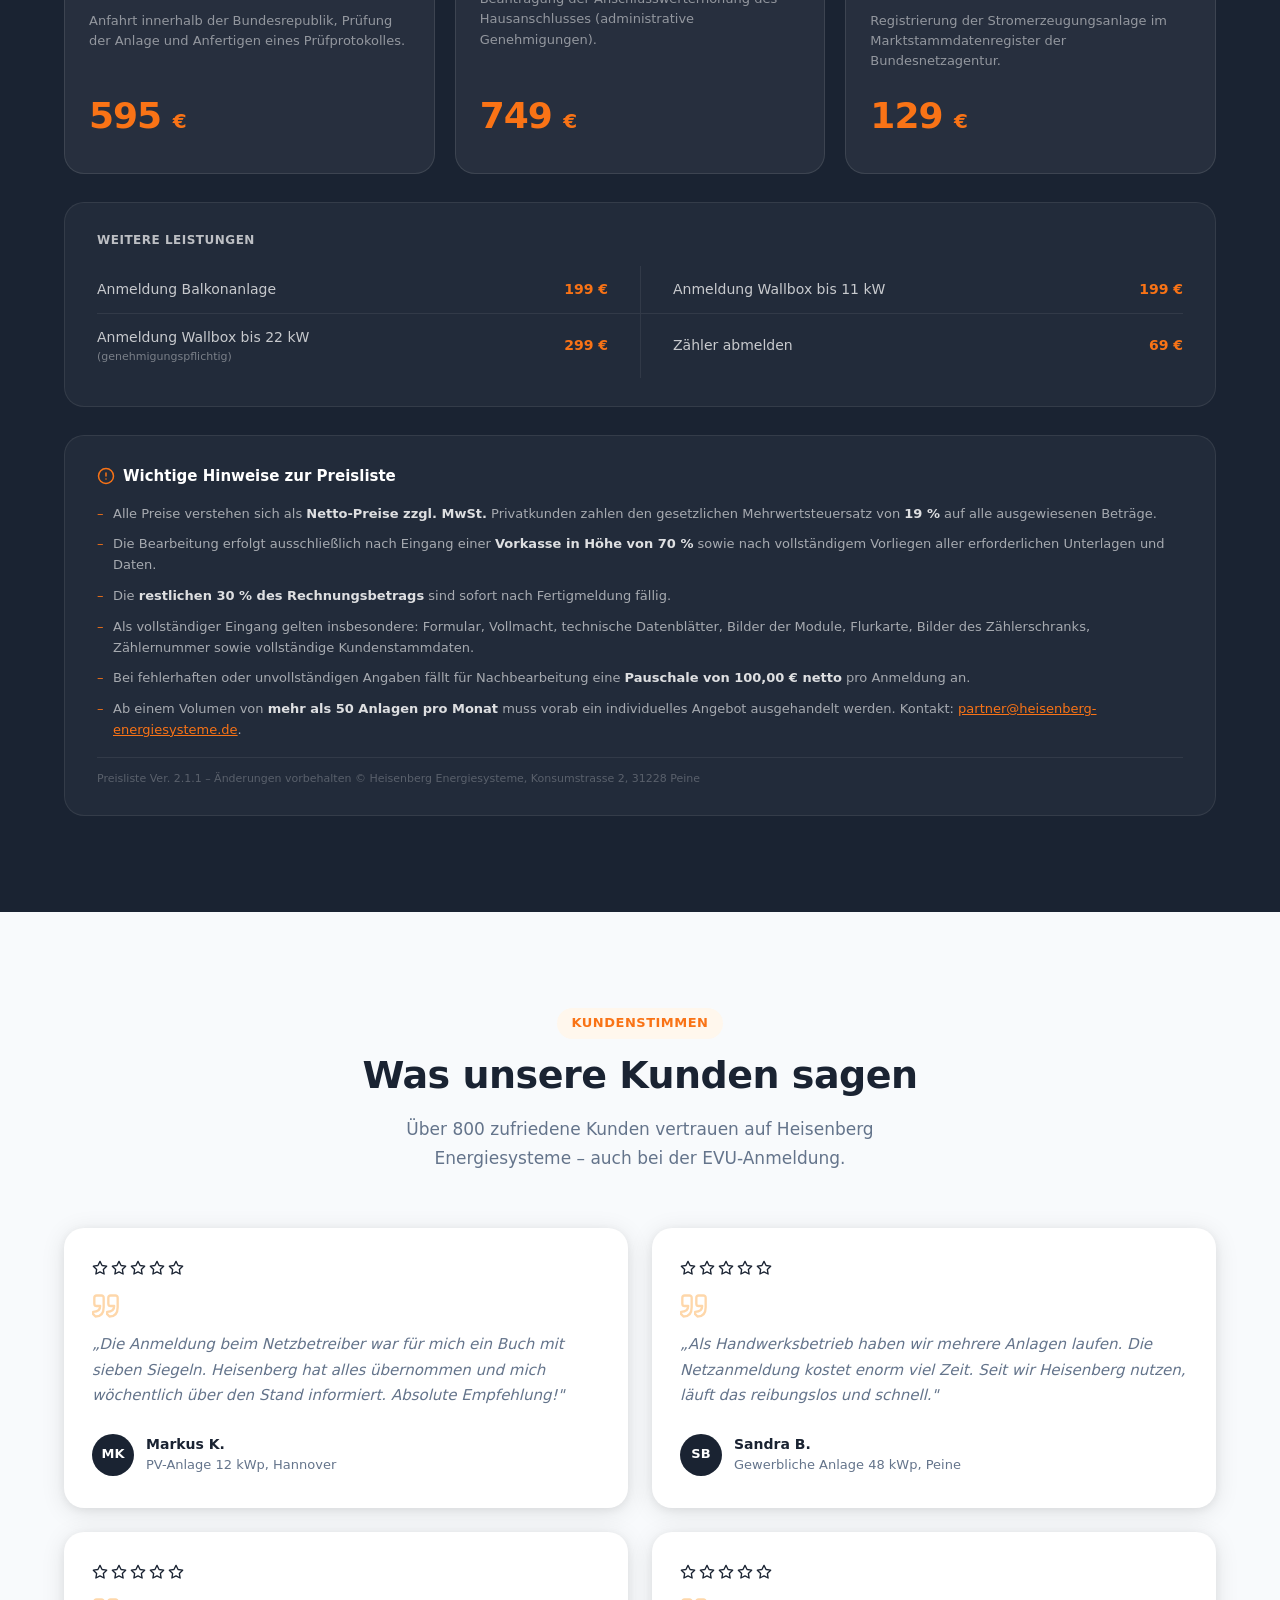
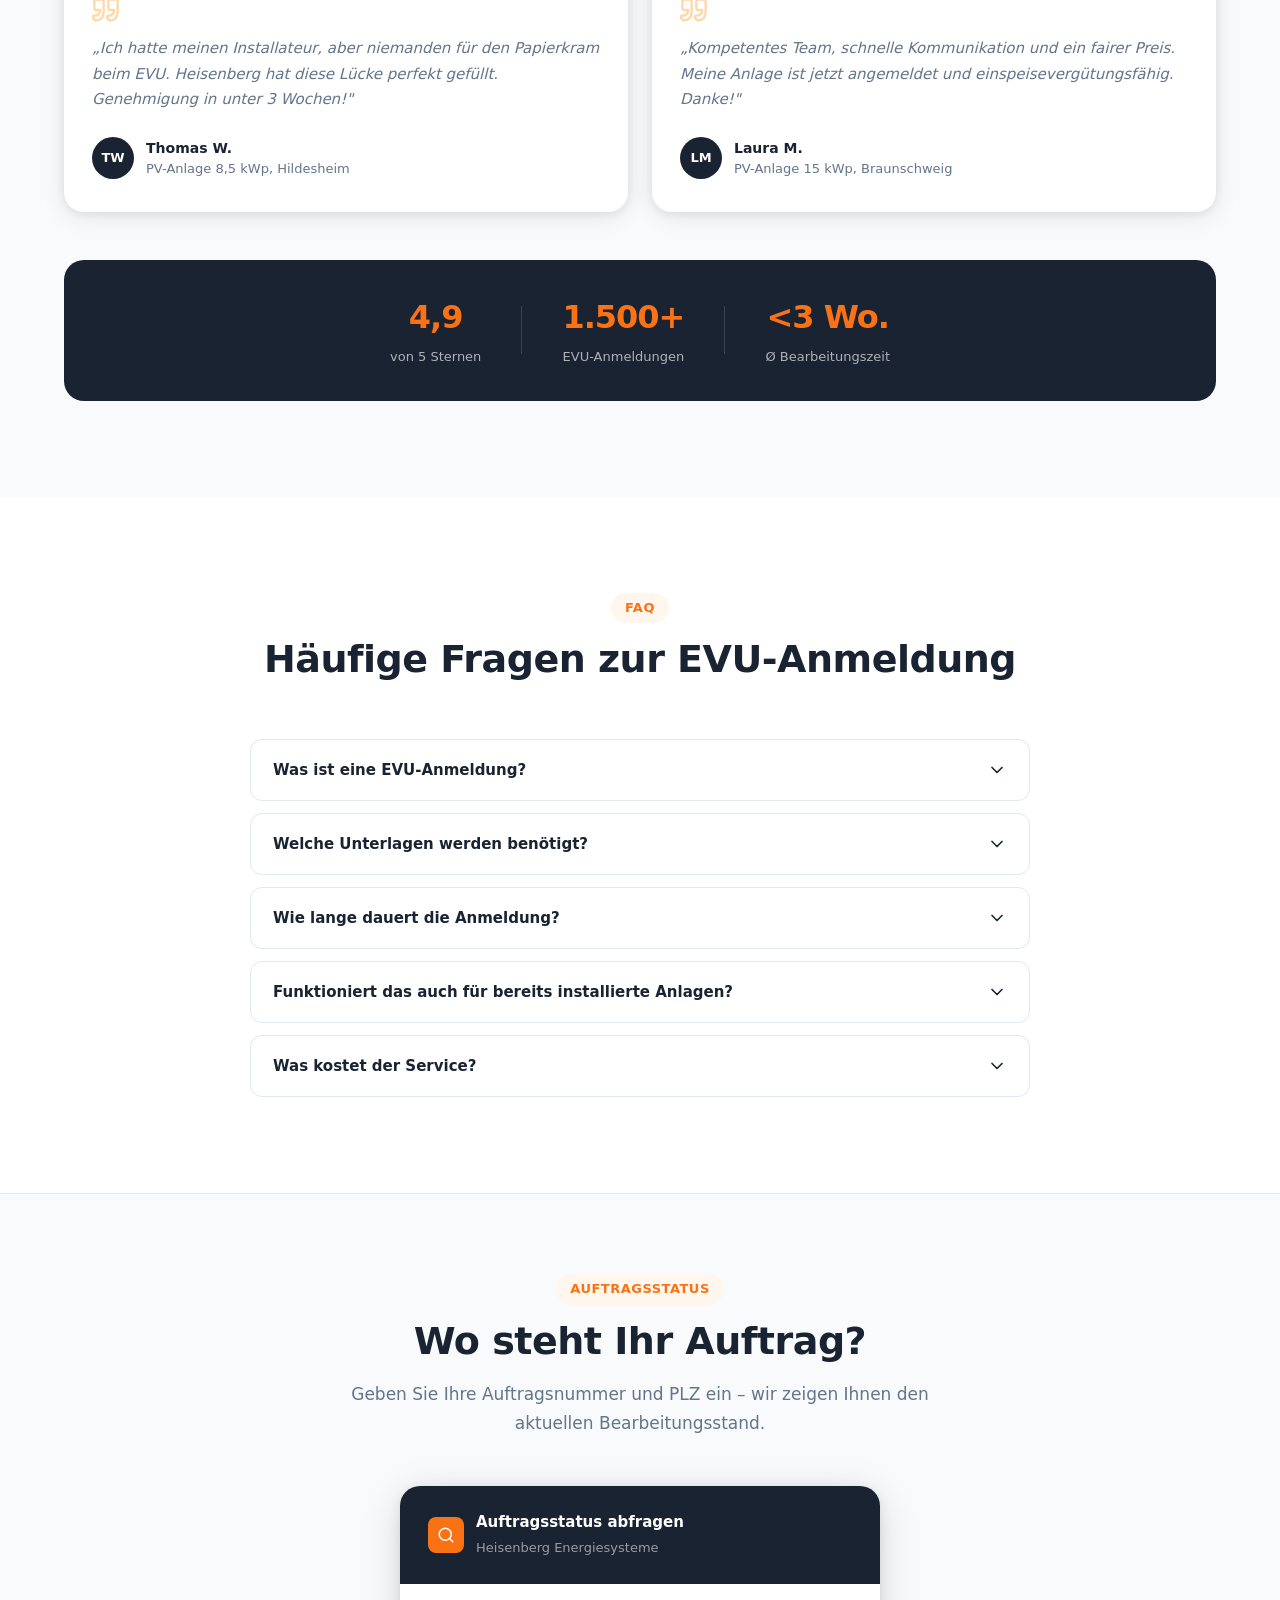
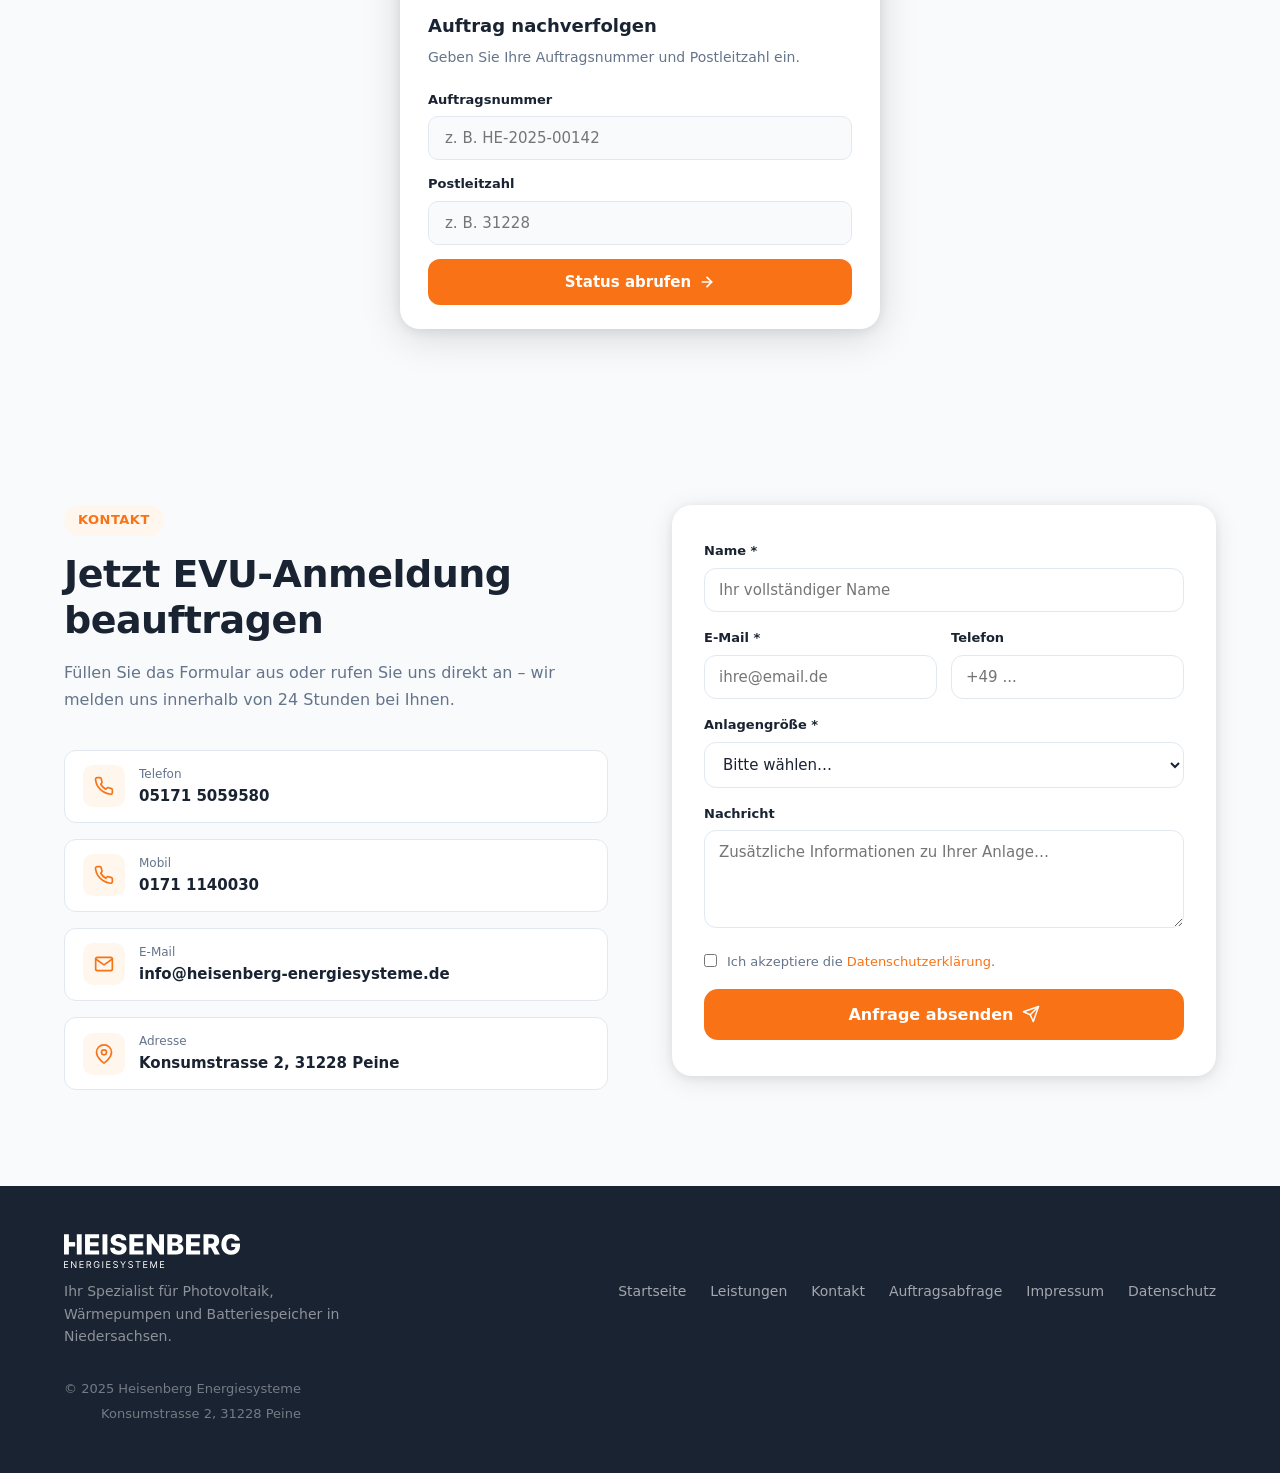
<file: evu-anmeldung.html>
<!DOCTYPE html>
<html lang="de">
<head>
  <meta charset="UTF-8" />
  <meta name="viewport" content="width=device-width, initial-scale=1.0" />
  <title>EVU-Netzanmeldung für PV, Wärmepumpe & Wallbox – Heisenberg Energiesysteme</title>
  <meta name="description" content="Wir übernehmen die komplette EVU-Netzanmeldung Ihrer PV-Anlage, Wärmepumpe, Wallbox oder sonstigen Erzeugungsanlage – für Privat- und Gewerbekunden." />
  <style>
    *, *::before, *::after { box-sizing: border-box; margin: 0; padding: 0; }
    html { scroll-behavior: smooth; }

    :root {
      --orange:       #f97316;
      --orange-dark:  #ea6c10;
      --orange-light: #fff7ed;
      --orange-mid:   #fed7aa;
      --navy:         #1a2332;
      --navy-mid:     #243048;
      --gray:         #64748b;
      --gray-light:   #f8fafc;
      --gray-mid:     #e2e8f0;
      --radius:       12px;
      --radius-lg:    20px;
      --shadow:       0 4px 24px rgba(0,0,0,0.10), 0 2px 8px rgba(0,0,0,0.06);
      --shadow-lg:    0 8px 40px rgba(0,0,0,0.14), 0 2px 12px rgba(0,0,0,0.08);
    }

    body {
      font-family: 'Inter', system-ui, sans-serif;
      font-size: 16px;
      line-height: 1.6;
      color: var(--navy);
      background: #fff;
      -webkit-font-smoothing: antialiased;
    }

    img { max-width: 100%; display: block; }
    a { text-decoration: none; color: inherit; }
    ul { list-style: none; }

    .container {
      max-width: 1200px;
      margin: 0 auto;
      padding: 0 24px;
    }

    /* ===== ICONS ===== */
    .icon {
      display: inline-block;
      flex-shrink: 0;
      vertical-align: middle;
      stroke: currentColor;
      fill: none;
      stroke-width: 2;
      stroke-linecap: round;
      stroke-linejoin: round;
    }

    /* ===== BUTTONS ===== */
    .btn {
      display: inline-flex;
      align-items: center;
      gap: 8px;
      padding: 14px 28px;
      border-radius: var(--radius);
      font-weight: 600;
      font-size: 15px;
      cursor: pointer;
      border: none;
      transition: all 0.2s ease;
      font-family: inherit;
    }
    .btn-primary {
      background: var(--orange);
      color: #fff;
    }
    .btn-primary:hover { background: var(--orange-dark); transform: translateY(-1px); box-shadow: 0 4px 16px rgba(249,115,22,0.35); }
    .btn-outline {
      background: transparent;
      color: var(--navy);
      border: 2px solid var(--gray-mid);
    }
    .btn-outline:hover { border-color: var(--orange); color: var(--orange); }
    .btn-white {
      background: #fff;
      color: var(--navy);
    }
    .btn-white:hover { background: var(--orange-light); color: var(--orange); }
    .btn-lg { padding: 16px 36px; font-size: 16px; border-radius: 14px; }

    /* ===== HEADER ===== */
    .header {
      position: sticky;
      top: 0;
      z-index: 100;
      background: rgba(255,255,255,0.95);
      backdrop-filter: blur(12px);
      border-bottom: 1px solid var(--gray-mid);
      transition: box-shadow 0.3s;
    }
    .header.scrolled { box-shadow: 0 2px 20px rgba(0,0,0,0.10); }
    .nav {
      display: flex;
      align-items: center;
      justify-content: space-between;
      height: 68px;
    }
    .logo {
      display: flex;
      align-items: center;
      gap: 10px;
    }
    .logo-icon {
      width: 36px; height: 36px;
      background: var(--navy);
      border-radius: 8px;
      display: flex; align-items: center; justify-content: center;
      color: var(--orange);
    }
    .logo-icon .icon { width: 20px; height: 20px; }
    .logo-text {
      font-weight: 800;
      font-size: 16px;
      letter-spacing: -0.3px;
      color: var(--navy);
    }
    .logo-sub {
      font-weight: 400;
      font-size: 13px;
      color: var(--gray);
      display: block;
      line-height: 1;
    }
    .header-cta {
      display: flex;
      align-items: center;
      gap: 16px;
    }
    .header-phone {
      font-size: 14px;
      font-weight: 600;
      color: var(--navy);
      display: flex;
      align-items: center;
      gap: 6px;
    }
    .header-phone .icon { width: 16px; height: 16px; color: var(--orange); }

    /* ===== HERO ===== */
    .hero {
      background: var(--navy);
      padding: 96px 0 80px;
      position: relative;
      overflow: hidden;
    }
    .hero::before {
      content: '';
      position: absolute;
      top: -200px; right: -200px;
      width: 600px; height: 600px;
      background: radial-gradient(circle, rgba(249,115,22,0.12) 0%, transparent 70%);
      pointer-events: none;
    }
    .hero::after {
      content: '';
      position: absolute;
      bottom: -100px; left: -100px;
      width: 400px; height: 400px;
      background: radial-gradient(circle, rgba(249,115,22,0.06) 0%, transparent 70%);
      pointer-events: none;
    }
    .hero-inner {
      display: grid;
      grid-template-columns: 1fr 440px;
      gap: 64px;
      align-items: center;
      position: relative;
      z-index: 1;
    }
    .hero-badge {
      display: inline-flex;
      align-items: center;
      gap: 6px;
      background: rgba(249,115,22,0.15);
      border: 1px solid rgba(249,115,22,0.3);
      color: var(--orange);
      padding: 6px 14px;
      border-radius: 999px;
      font-size: 13px;
      font-weight: 600;
      margin-bottom: 20px;
    }
    .hero-badge .icon { width: 14px; height: 14px; }
    .hero-title {
      font-size: clamp(32px, 5vw, 52px);
      font-weight: 800;
      color: #fff;
      line-height: 1.15;
      letter-spacing: -1px;
      margin-bottom: 20px;
    }
    .hero-title span { color: var(--orange); }
    .hero-subtitle {
      font-size: 18px;
      color: rgba(255,255,255,0.7);
      margin-bottom: 36px;
      max-width: 500px;
      line-height: 1.7;
    }
    .hero-actions {
      display: flex;
      gap: 14px;
      flex-wrap: wrap;
      margin-bottom: 48px;
    }
    .hero-trust {
      display: flex;
      gap: 24px;
      flex-wrap: wrap;
    }
    .hero-trust-item {
      display: flex;
      align-items: center;
      gap: 8px;
      color: rgba(255,255,255,0.65);
      font-size: 14px;
    }
    .hero-trust-item .icon { width: 16px; height: 16px; color: var(--orange); }

    /* Hero card / form side */
    .hero-card {
      background: #fff;
      border-radius: var(--radius-lg);
      padding: 36px 32px;
      box-shadow: var(--shadow-lg);
    }
    .hero-card-title {
      font-size: 20px;
      font-weight: 700;
      color: var(--navy);
      margin-bottom: 6px;
    }
    .hero-card-sub {
      font-size: 14px;
      color: var(--gray);
      margin-bottom: 24px;
    }
    .hero-form-group {
      margin-bottom: 16px;
    }
    .hero-form-group label {
      display: block;
      font-size: 13px;
      font-weight: 600;
      color: var(--navy);
      margin-bottom: 6px;
    }
    .hero-form-group input,
    .hero-form-group select {
      width: 100%;
      padding: 12px 14px;
      border: 1.5px solid var(--gray-mid);
      border-radius: var(--radius);
      font-family: inherit;
      font-size: 15px;
      color: var(--navy);
      background: #fff;
      transition: border-color 0.2s;
    }
    .hero-form-group input:focus,
    .hero-form-group select:focus {
      outline: none;
      border-color: var(--orange);
    }
    .hero-card .btn { width: 100%; justify-content: center; margin-top: 8px; }
    .hero-card-note {
      font-size: 12px;
      color: var(--gray);
      text-align: center;
      margin-top: 12px;
      display: flex;
      align-items: center;
      justify-content: center;
      gap: 4px;
    }
    .hero-card-note .icon { width: 13px; height: 13px; }

    @media (max-width: 900px) {
      .hero-inner { grid-template-columns: 1fr; gap: 40px; }
      .hero { padding: 64px 0 56px; }
    }
    @media (max-width: 480px) {
      .hero-actions { flex-direction: column; }
      .header-phone { display: none; }
    }
  </style>
</head>
<body>

<!-- SVG ICON SPRITE -->
<svg xmlns="http://www.w3.org/2000/svg" style="display:none" aria-hidden="true">
  <symbol id="icon-lightning" viewBox="0 0 24 24" fill="none" stroke="currentColor" stroke-width="2" stroke-linecap="round" stroke-linejoin="round">
    <polygon points="13 2 3 14 12 14 11 22 21 10 12 10 13 2"/>
  </symbol>
  <symbol id="icon-phone" viewBox="0 0 24 24" fill="none" stroke="currentColor" stroke-width="2" stroke-linecap="round" stroke-linejoin="round">
    <path d="M22 16.92v3a2 2 0 0 1-2.18 2 19.79 19.79 0 0 1-8.63-3.07A19.5 19.5 0 0 1 4.88 13a19.79 19.79 0 0 1-3.07-8.67A2 2 0 0 1 3.81 2h3a2 2 0 0 1 2 1.72 12.84 12.84 0 0 0 .7 2.81 2 2 0 0 1-.45 2.11L8.09 9.91a16 16 0 0 0 6 6l1.27-1.27a2 2 0 0 1 2.11-.45 12.84 12.84 0 0 0 2.81.7A2 2 0 0 1 22 16.92z"/>
  </symbol>
  <symbol id="icon-check" viewBox="0 0 24 24" fill="none" stroke="currentColor" stroke-width="2" stroke-linecap="round" stroke-linejoin="round">
    <polyline points="20 6 9 17 4 12"/>
  </symbol>
  <symbol id="icon-check-circle" viewBox="0 0 24 24" fill="none" stroke="currentColor" stroke-width="2" stroke-linecap="round" stroke-linejoin="round">
    <path d="M22 11.08V12a10 10 0 1 1-5.93-9.14"/><polyline points="22 4 12 14.01 9 11.01"/>
  </symbol>
  <symbol id="icon-clock" viewBox="0 0 24 24" fill="none" stroke="currentColor" stroke-width="2" stroke-linecap="round" stroke-linejoin="round">
    <circle cx="12" cy="12" r="10"/><polyline points="12 6 12 12 16 14"/>
  </symbol>
  <symbol id="icon-shield" viewBox="0 0 24 24" fill="none" stroke="currentColor" stroke-width="2" stroke-linecap="round" stroke-linejoin="round">
    <path d="M12 22s8-4 8-10V5l-8-3-8 3v7c0 6 8 10 8 10z"/>
  </symbol>
  <symbol id="icon-star" viewBox="0 0 24 24" fill="none" stroke="currentColor" stroke-width="2" stroke-linecap="round" stroke-linejoin="round">
    <polygon points="12 2 15.09 8.26 22 9.27 17 14.14 18.18 21.02 12 17.77 5.82 21.02 7 14.14 2 9.27 8.91 8.26 12 2"/>
  </symbol>
  <symbol id="icon-users" viewBox="0 0 24 24" fill="none" stroke="currentColor" stroke-width="2" stroke-linecap="round" stroke-linejoin="round">
    <path d="M17 21v-2a4 4 0 0 0-4-4H5a4 4 0 0 0-4 4v2"/><circle cx="9" cy="7" r="4"/><path d="M23 21v-2a4 4 0 0 0-3-3.87"/><path d="M16 3.13a4 4 0 0 1 0 7.75"/>
  </symbol>
  <symbol id="icon-headset" viewBox="0 0 24 24" fill="none" stroke="currentColor" stroke-width="2" stroke-linecap="round" stroke-linejoin="round">
    <path d="M3 18v-6a9 9 0 0 1 18 0v6"/><path d="M21 19a2 2 0 0 1-2 2h-1a2 2 0 0 1-2-2v-3a2 2 0 0 1 2-2h3zM3 19a2 2 0 0 0 2 2h1a2 2 0 0 0 2-2v-3a2 2 0 0 0-2-2H3z"/>
  </symbol>
  <symbol id="icon-sun" viewBox="0 0 24 24" fill="none" stroke="currentColor" stroke-width="2" stroke-linecap="round" stroke-linejoin="round">
    <circle cx="12" cy="12" r="5"/><line x1="12" y1="1" x2="12" y2="3"/><line x1="12" y1="21" x2="12" y2="23"/><line x1="4.22" y1="4.22" x2="5.64" y2="5.64"/><line x1="18.36" y1="18.36" x2="19.78" y2="19.78"/><line x1="1" y1="12" x2="3" y2="12"/><line x1="21" y1="12" x2="23" y2="12"/><line x1="4.22" y1="19.78" x2="5.64" y2="18.36"/><line x1="18.36" y1="5.64" x2="19.78" y2="4.22"/>
  </symbol>
  <symbol id="icon-file-text" viewBox="0 0 24 24" fill="none" stroke="currentColor" stroke-width="2" stroke-linecap="round" stroke-linejoin="round">
    <path d="M14 2H6a2 2 0 0 0-2 2v16a2 2 0 0 0 2 2h12a2 2 0 0 0 2-2V8z"/><polyline points="14 2 14 8 20 8"/><line x1="16" y1="13" x2="8" y2="13"/><line x1="16" y1="17" x2="8" y2="17"/><polyline points="10 9 9 9 8 9"/>
  </symbol>
  <symbol id="icon-send" viewBox="0 0 24 24" fill="none" stroke="currentColor" stroke-width="2" stroke-linecap="round" stroke-linejoin="round">
    <line x1="22" y1="2" x2="11" y2="13"/><polygon points="22 2 15 22 11 13 2 9 22 2"/>
  </symbol>
  <symbol id="icon-sofa" viewBox="0 0 24 24" fill="none" stroke="currentColor" stroke-width="2" stroke-linecap="round" stroke-linejoin="round">
    <path d="M20 9V6a2 2 0 0 0-2-2H6a2 2 0 0 0-2 2v3"/><path d="M2 16a2 2 0 0 0 2 2h16a2 2 0 0 0 2-2v-5a2 2 0 0 0-4 0v1.5H6V11a2 2 0 0 0-4 0z"/><line x1="6" y1="18" x2="6" y2="22"/><line x1="18" y1="18" x2="18" y2="22"/>
  </symbol>
  <symbol id="icon-mail" viewBox="0 0 24 24" fill="none" stroke="currentColor" stroke-width="2" stroke-linecap="round" stroke-linejoin="round">
    <path d="M4 4h16c1.1 0 2 .9 2 2v12c0 1.1-.9 2-2 2H4c-1.1 0-2-.9-2-2V6c0-1.1.9-2 2-2z"/><polyline points="22,6 12,13 2,6"/>
  </symbol>
  <symbol id="icon-map-pin" viewBox="0 0 24 24" fill="none" stroke="currentColor" stroke-width="2" stroke-linecap="round" stroke-linejoin="round">
    <path d="M21 10c0 7-9 13-9 13s-9-6-9-13a9 9 0 0 1 18 0z"/><circle cx="12" cy="10" r="3"/>
  </symbol>
  <symbol id="icon-arrow-right" viewBox="0 0 24 24" fill="none" stroke="currentColor" stroke-width="2" stroke-linecap="round" stroke-linejoin="round">
    <line x1="5" y1="12" x2="19" y2="12"/><polyline points="12 5 19 12 12 19"/>
  </symbol>
  <symbol id="icon-chevron-down" viewBox="0 0 24 24" fill="none" stroke="currentColor" stroke-width="2" stroke-linecap="round" stroke-linejoin="round">
    <polyline points="6 9 12 15 18 9"/>
  </symbol>
  <symbol id="icon-quote" viewBox="0 0 24 24" fill="none" stroke="currentColor" stroke-width="2" stroke-linecap="round" stroke-linejoin="round">
    <path d="M3 21c3 0 7-1 7-8V5c0-1.25-.756-2.017-2-2H4c-1.25 0-2 .75-2 2v5c0 1.25.75 2 2 2h3c0 3-2 5-6 5v2z"/><path d="M15 21c3 0 7-1 7-8V5c0-1.25-.757-2.017-2-2h-4c-1.25 0-2 .75-2 2v5c0 1.25.75 2 2 2h3c0 3-2 5-6 5v2z"/>
  </symbol>
</svg>

<!-- HEADER -->
<header class="header" id="header">
  <div class="container">
    <div class="nav">
      <a href="index.html" class="logo">
        <img src="heisenberg_logo.svg" alt="Heisenberg Energiesysteme" height="38" />
      </a>
      <div class="header-cta">
        <a href="#auftragsstatus" style="font-size:14px;font-weight:500;color:var(--gray);padding:6px 12px;border-radius:8px;transition:color 0.2s" onmouseover="this.style.color='var(--navy)'" onmouseout="this.style.color='var(--gray)'">Auftragsstatus</a>
        <a href="tel:+4951715059580" class="header-phone">
          <svg class="icon" aria-hidden="true"><use href="#icon-phone"></use></svg>
          05171 5059580
        </a>
        <a href="#kontakt" class="btn btn-primary">Jetzt anfragen</a>
      </div>
    </div>
  </div>
</header>

<!-- HERO -->
<section class="hero" id="hero">
  <div class="container">
    <div class="hero-inner">
      <div class="hero-content">
        <div class="hero-badge">
          <svg class="icon" aria-hidden="true"><use href="#icon-sun"></use></svg>
          Spezialisierter Netzanmeldungsservice
        </div>
        <h1 class="hero-title">
          EVU-Anmeldung Ihrer<br><span>PV, Wärmepumpe, Wallbox</span><br>& Erzeugungsanlagen
        </h1>
        <p class="hero-subtitle">
          Wir übernehmen die komplette Netzanmeldung beim Energieversorgungsunternehmen – für Privat- und Gewerbekunden. Schnell, zuverlässig und ohne bürokratischen Aufwand für Sie.
        </p>
        <div class="hero-actions">
          <a href="#kontakt" class="btn btn-primary btn-lg">
            Jetzt kostenlos anfragen
            <svg class="icon" style="width:18px;height:18px" aria-hidden="true"><use href="#icon-arrow-right"></use></svg>
          </a>
          <a href="tel:+4951715059580" class="btn btn-outline btn-lg" style="color:#fff;border-color:rgba(255,255,255,0.3)">
            <svg class="icon" style="width:18px;height:18px" aria-hidden="true"><use href="#icon-phone"></use></svg>
            05171 5059580
          </a>
        </div>
        <div class="hero-trust">
          <span class="hero-trust-item">
            <svg class="icon" aria-hidden="true"><use href="#icon-check-circle"></use></svg>
            Schnelle Bearbeitung
          </span>
          <span class="hero-trust-item">
            <svg class="icon" aria-hidden="true"><use href="#icon-check-circle"></use></svg>
            Keine versteckten Kosten
          </span>
          <span class="hero-trust-item">
            <svg class="icon" aria-hidden="true"><use href="#icon-check-circle"></use></svg>
            7 Jahre Erfahrung
          </span>
        </div>
      </div>

      <div class="hero-card">
        <div class="hero-card-title">Jetzt EVU-Anmeldung starten</div>
        <div class="hero-card-sub">Unverbindliche Anfrage – kostenlos & schnell</div>
        <form id="hero-form">
          <div class="hero-form-group">
            <label for="hf-name">Ihr Name</label>
            <input type="text" id="hf-name" placeholder="Max Mustermann" />
          </div>
          <div class="hero-form-group">
            <label for="hf-email">E-Mail-Adresse</label>
            <input type="email" id="hf-email" placeholder="max@beispiel.de" />
          </div>
          <div class="hero-form-group">
            <label for="hf-phone">Telefonnummer</label>
            <input type="tel" id="hf-phone" placeholder="+49 ..." />
          </div>
          <div class="hero-form-group">
            <label for="hf-kwp">Anlagengröße (kWp)</label>
            <select id="hf-kwp">
              <option value="">Bitte wählen…</option>
              <option>bis 10 kWp</option>
              <option>10–30 kWp</option>
              <option>30–100 kWp</option>
              <option>über 100 kWp</option>
            </select>
          </div>
          <button type="submit" class="btn btn-primary btn-lg">
            Anfrage absenden
            <svg class="icon" style="width:18px;height:18px" aria-hidden="true"><use href="#icon-send"></use></svg>
          </button>
        </form>
        <p class="hero-card-note">
          <svg class="icon" aria-hidden="true"><use href="#icon-shield"></use></svg>
          Ihre Daten werden vertraulich behandelt
        </p>
      </div>
    </div>
  </div>
</section>

<!-- BENEFITS -->
<section class="benefits-section" id="vorteile">
  <div class="container">
    <div class="section-header">
      <div class="section-label">Ihre Vorteile</div>
      <h2 class="section-title">Warum Heisenberg für die EVU-Anmeldung?</h2>
      <p class="section-subtitle">Wir kennen jeden Schritt des Anmeldeprozesses – und ersparen Ihnen den bürokratischen Aufwand komplett.</p>
    </div>
    <div class="benefits-grid">
      <div class="benefit-card">
        <div class="benefit-icon">
          <svg class="icon" style="width:32px;height:32px" aria-hidden="true"><use href="#icon-clock"></use></svg>
        </div>
        <h3>Zeitersparnis</h3>
        <p>Die EVU-Anmeldung kostet ohne Erfahrung Tage. Wir erledigen alles in kürzester Zeit – Sie müssen sich um nichts kümmern.</p>
        <ul class="benefit-list">
          <li><svg class="icon" style="width:15px;height:15px;color:var(--orange)" aria-hidden="true"><use href="#icon-check"></use></svg> Schnelle Bearbeitung</li>
          <li><svg class="icon" style="width:15px;height:15px;color:var(--orange)" aria-hidden="true"><use href="#icon-check"></use></svg> Vollständige Dokumentation</li>
          <li><svg class="icon" style="width:15px;height:15px;color:var(--orange)" aria-hidden="true"><use href="#icon-check"></use></svg> Keine Wartezeiten durch fehlende Unterlagen</li>
        </ul>
      </div>
      <div class="benefit-card">
        <div class="benefit-icon">
          <svg class="icon" style="width:32px;height:32px" aria-hidden="true"><use href="#icon-shield"></use></svg>
        </div>
        <h3>Fachkompetenz</h3>
        <p>Als zertifizierter Fachbetrieb kennen wir alle Anforderungen der Netzbetreiber – regional und überregional.</p>
        <ul class="benefit-list">
          <li><svg class="icon" style="width:15px;height:15px;color:var(--orange)" aria-hidden="true"><use href="#icon-check"></use></svg> Zertifizierter Fachbetrieb</li>
          <li><svg class="icon" style="width:15px;height:15px;color:var(--orange)" aria-hidden="true"><use href="#icon-check"></use></svg> Aktuelle Normen & Vorschriften</li>
          <li><svg class="icon" style="width:15px;height:15px;color:var(--orange)" aria-hidden="true"><use href="#icon-check"></use></svg> Fehlerfreie Antragsstellung</li>
        </ul>
      </div>
      <div class="benefit-card">
        <div class="benefit-icon">
          <svg class="icon" style="width:32px;height:32px" aria-hidden="true"><use href="#icon-check-circle"></use></svg>
        </div>
        <h3>Zuverlässigkeit</h3>
        <p>Wir begleiten Sie von der Antragstellung bis zur finalen Netzfreigabe und halten Sie jederzeit auf dem Laufenden.</p>
        <ul class="benefit-list">
          <li><svg class="icon" style="width:15px;height:15px;color:var(--orange)" aria-hidden="true"><use href="#icon-check"></use></svg> Transparenter Prozess</li>
          <li><svg class="icon" style="width:15px;height:15px;color:var(--orange)" aria-hidden="true"><use href="#icon-check"></use></svg> Statusupdates per E-Mail</li>
          <li><svg class="icon" style="width:15px;height:15px;color:var(--orange)" aria-hidden="true"><use href="#icon-check"></use></svg> Nachverfolgung bis zur Genehmigung</li>
        </ul>
      </div>
      <div class="benefit-card">
        <div class="benefit-icon">
          <svg class="icon" style="width:32px;height:32px" aria-hidden="true"><use href="#icon-headset"></use></svg>
        </div>
        <h3>Persönlicher Support</h3>
        <p>Ein fester Ansprechpartner steht Ihnen während des gesamten Prozesses zur Verfügung – per Telefon oder E-Mail.</p>
        <ul class="benefit-list">
          <li><svg class="icon" style="width:15px;height:15px;color:var(--orange)" aria-hidden="true"><use href="#icon-check"></use></svg> Direkter Ansprechpartner</li>
          <li><svg class="icon" style="width:15px;height:15px;color:var(--orange)" aria-hidden="true"><use href="#icon-check"></use></svg> Kurze Reaktionszeiten</li>
          <li><svg class="icon" style="width:15px;height:15px;color:var(--orange)" aria-hidden="true"><use href="#icon-check"></use></svg> Auch nach Abschluss erreichbar</li>
        </ul>
      </div>
    </div>
  </div>
</section>

<!-- PROCESS -->
<section class="process-section" id="ablauf">
  <div class="container">
    <div class="section-header">
      <div class="section-label">So läuft es ab</div>
      <h2 class="section-title">In 4 Schritten zur Netzgenehmigung</h2>
      <p class="section-subtitle">Unser strukturierter Prozess sorgt dafür, dass Ihre Anlage so schnell wie möglich ans Netz geht.</p>
    </div>
    <div class="process-grid">
      <div class="process-item">
        <div class="process-number">01</div>
        <div class="process-icon-box">
          <svg class="icon" style="width:28px;height:28px" aria-hidden="true"><use href="#icon-file-text"></use></svg>
        </div>
        <h3>Registrierung & Anfrage</h3>
        <p>Sie füllen unser kurzes Formular aus oder rufen uns an. Wir besprechen Ihre Anlage und klären alle Details.</p>
      </div>
      <div class="process-connector"></div>
      <div class="process-item">
        <div class="process-number">02</div>
        <div class="process-icon-box">
          <svg class="icon" style="width:28px;height:28px" aria-hidden="true"><use href="#icon-users"></use></svg>
        </div>
        <h3>Kontaktaufnahme</h3>
        <p>Wir nehmen Kontakt mit Ihrem zuständigen Netzbetreiber (EVU) auf und bereiten den Antrag vollständig vor.</p>
      </div>
      <div class="process-connector"></div>
      <div class="process-item">
        <div class="process-number">03</div>
        <div class="process-icon-box">
          <svg class="icon" style="width:28px;height:28px" aria-hidden="true"><use href="#icon-send"></use></svg>
        </div>
        <h3>Dokumente einreichen</h3>
        <p>Wir reichen alle erforderlichen Unterlagen beim Netzbetreiber ein und verfolgen den Antragsstatus aktiv nach.</p>
      </div>
      <div class="process-connector"></div>
      <div class="process-item">
        <div class="process-number">04</div>
        <div class="process-icon-box">
          <svg class="icon" style="width:28px;height:28px" aria-hidden="true"><use href="#icon-sofa"></use></svg>
        </div>
        <h3>Zurücklehnen</h3>
        <p>Sie erhalten die Genehmigung und Ihre Anlage kann in Betrieb gehen. Wir informieren Sie über jeden Fortschritt.</p>
      </div>
    </div>
    <div class="process-cta">
      <a href="#kontakt" class="btn btn-primary btn-lg">
        Jetzt starten
        <svg class="icon" style="width:18px;height:18px" aria-hidden="true"><use href="#icon-arrow-right"></use></svg>
      </a>
    </div>
  </div>
</section>

<!-- PRICING -->
<section class="pricing-section" id="preise">
  <div class="container">
    <div class="section-header">
      <div class="section-label">Preisliste</div>
      <h2 class="section-title">Transparente Festpreise</h2>
      <p class="section-subtitle">Keine versteckten Kosten – alle Leistungen zu klar kalkulierten Netto-Festpreisen. Privatkunden zahlen zusätzlich 19 % MwSt.</p>
    </div>

    <div class="pricing-grid">
      <div class="price-card price-card--featured">
        <div class="price-card-header">
          <h3>Anmeldung Energieerzeugungsanlage</h3>
          <p>An- und Fertigmeldung einer Photovoltaikanlage (mit oder ohne Speicher) beim zuständigen Netzbetreiber.</p>
        </div>
        <div class="price-val">399 <span>€</span></div>
        <div class="price-tag">Meist gebucht</div>
      </div>
      <div class="price-card">
        <div class="price-card-header">
          <h3>Anmeldung Wärmepumpe</h3>
          <p>Anmeldung einer Wärmepumpe beim zuständigen Netzbetreiber.</p>
        </div>
        <div class="price-val">299 <span>€</span></div>
      </div>
      <div class="price-card">
        <div class="price-card-header">
          <h3>Netzverträglichkeitsprüfung</h3>
          <p>Netztechnische Prüfung zur Ermittlung des Einspeisepunktes sowie Erhalt der Einspeisezusage, ohne Fertigmeldung.</p>
        </div>
        <div class="price-val">299 <span>€</span></div>
      </div>
      <div class="price-card">
        <div class="price-card-header">
          <h3>Vor-Ort-Prüfung gemäß DIN VDE 0100-600</h3>
          <p>Anfahrt innerhalb der Bundesrepublik, Prüfung der Anlage und Anfertigen eines Prüfprotokolles.</p>
        </div>
        <div class="price-val">595 <span>€</span></div>
      </div>
      <div class="price-card">
        <div class="price-card-header">
          <h3>Erhöhung Hausanschlusswert</h3>
          <p>Beantragung der Anschlusswerterhöhung des Hausanschlusses (administrative Genehmigungen).</p>
        </div>
        <div class="price-val">749 <span>€</span></div>
      </div>
      <div class="price-card">
        <div class="price-card-header">
          <h3>Anmeldung Marktstammdatenregister</h3>
          <p>Registrierung der Stromerzeugungsanlage im Marktstammdatenregister der Bundesnetzagentur.</p>
        </div>
        <div class="price-val">129 <span>€</span></div>
      </div>
    </div>

    <!-- Weitere Leistungen -->
    <div class="pricing-more">
      <h3>Weitere Leistungen</h3>
      <div class="pricing-more-grid">
        <div class="pricing-more-item">
          <span>Anmeldung Balkonanlage</span>
          <span class="pmi-price">199 €</span>
        </div>
        <div class="pricing-more-item">
          <span>Anmeldung Wallbox bis 11 kW</span>
          <span class="pmi-price">199 €</span>
        </div>
        <div class="pricing-more-item">
          <span>Anmeldung Wallbox bis 22 kW <small>(genehmigungspflichtig)</small></span>
          <span class="pmi-price">299 €</span>
        </div>
        <div class="pricing-more-item">
          <span>Zähler abmelden</span>
          <span class="pmi-price">69 €</span>
        </div>
      </div>
    </div>

    <!-- Hinweise -->
    <div class="pricing-notes">
      <h3>
        <svg style="width:18px;height:18px;stroke:var(--orange);fill:none;stroke-width:2;stroke-linecap:round;stroke-linejoin:round;flex-shrink:0;vertical-align:middle" viewBox="0 0 24 24"><circle cx="12" cy="12" r="10"/><line x1="12" y1="8" x2="12" y2="12"/><line x1="12" y1="16" x2="12.01" y2="16"/></svg>
        Wichtige Hinweise zur Preisliste
      </h3>
      <ul class="pricing-notes-list">
        <li>Alle Preise verstehen sich als <strong>Netto-Preise zzgl. MwSt.</strong> Privatkunden zahlen den gesetzlichen Mehrwertsteuersatz von <strong>19 %</strong> auf alle ausgewiesenen Beträge.</li>
        <li>Die Bearbeitung erfolgt ausschließlich nach Eingang einer <strong>Vorkasse in Höhe von 70 %</strong> sowie nach vollständigem Vorliegen aller erforderlichen Unterlagen und Daten.</li>
        <li>Die <strong>restlichen 30 % des Rechnungsbetrags</strong> sind sofort nach Fertigmeldung fällig.</li>
        <li>Als vollständiger Eingang gelten insbesondere: Formular, Vollmacht, technische Datenblätter, Bilder der Module, Flurkarte, Bilder des Zählerschranks, Zählernummer sowie vollständige Kundenstammdaten.</li>
        <li>Bei fehlerhaften oder unvollständigen Angaben fällt für Nachbearbeitung eine <strong>Pauschale von 100,00 € netto</strong> pro Anmeldung an.</li>
        <li>Ab einem Volumen von <strong>mehr als 50 Anlagen pro Monat</strong> muss vorab ein individuelles Angebot ausgehandelt werden. Kontakt: <a href="mailto:partner@heisenberg-energiesysteme.de">partner@heisenberg-energiesysteme.de</a>.</li>
      </ul>
      <p class="pricing-notes-version">Preisliste Ver. 2.1.1 – Änderungen vorbehalten © Heisenberg Energiesysteme, Konsumstrasse 2, 31228 Peine</p>
    </div>

  </div>
</section>

<style>
  .pricing-section {
    padding: 96px 0;
    background: var(--navy);
  }
  .pricing-section .section-label {
    background: rgba(249,115,22,0.15);
    color: var(--orange);
    border: 1px solid rgba(249,115,22,0.3);
  }
  .pricing-section .section-title { color: #fff; }
  .pricing-section .section-subtitle { color: rgba(255,255,255,0.6); }

  .pricing-grid {
    display: grid;
    grid-template-columns: repeat(3, 1fr);
    gap: 20px;
    margin-bottom: 28px;
  }
  .price-card {
    background: rgba(255,255,255,0.06);
    border: 1.5px solid rgba(255,255,255,0.1);
    border-radius: var(--radius-lg);
    padding: 28px 24px;
    display: flex;
    flex-direction: column;
    gap: 16px;
    position: relative;
    transition: border-color 0.2s, background 0.2s;
  }
  .price-card:hover {
    background: rgba(255,255,255,0.09);
    border-color: rgba(249,115,22,0.4);
  }
  .price-card--featured {
    border-color: var(--orange);
    background: rgba(249,115,22,0.08);
  }
  .price-card-header h3 {
    font-size: 16px;
    font-weight: 700;
    color: #fff;
    margin-bottom: 8px;
    line-height: 1.35;
  }
  .price-card-header p {
    font-size: 13px;
    color: rgba(255,255,255,0.5);
    line-height: 1.55;
  }
  .price-val {
    font-size: 36px;
    font-weight: 800;
    color: var(--orange);
    letter-spacing: -1px;
    margin-top: auto;
  }
  .price-val span {
    font-size: 20px;
    font-weight: 600;
  }
  .price-tag {
    position: absolute;
    top: -12px; right: 20px;
    background: var(--orange);
    color: #fff;
    font-size: 11px;
    font-weight: 700;
    padding: 3px 12px;
    border-radius: 999px;
    letter-spacing: 0.3px;
    text-transform: uppercase;
  }

  /* Weitere Leistungen */
  .pricing-more {
    background: rgba(255,255,255,0.04);
    border: 1.5px solid rgba(255,255,255,0.08);
    border-radius: var(--radius-lg);
    padding: 28px 32px;
    margin-bottom: 28px;
  }
  .pricing-more h3 {
    font-size: 15px;
    font-weight: 700;
    color: rgba(255,255,255,0.7);
    margin-bottom: 16px;
    text-transform: uppercase;
    letter-spacing: 0.5px;
    font-size: 12px;
  }
  .pricing-more-grid {
    display: grid;
    grid-template-columns: repeat(2, 1fr);
    gap: 0;
  }
  .pricing-more-item {
    display: flex;
    justify-content: space-between;
    align-items: center;
    padding: 12px 0;
    border-bottom: 1px solid rgba(255,255,255,0.07);
    gap: 16px;
    font-size: 14px;
    color: rgba(255,255,255,0.75);
  }
  .pricing-more-item:nth-child(odd) { padding-right: 32px; }
  .pricing-more-item:nth-child(even) { padding-left: 32px; border-left: 1px solid rgba(255,255,255,0.07); }
  .pricing-more-item:nth-last-child(-n+2) { border-bottom: none; }
  .pricing-more-item small { font-size: 11px; color: rgba(255,255,255,0.4); display: block; }
  .pmi-price {
    font-weight: 700;
    color: var(--orange);
    white-space: nowrap;
    flex-shrink: 0;
  }

  /* Hinweise */
  .pricing-notes {
    background: rgba(255,255,255,0.04);
    border: 1.5px solid rgba(255,255,255,0.08);
    border-radius: var(--radius-lg);
    padding: 28px 32px;
  }
  .pricing-notes h3 {
    display: flex;
    align-items: center;
    gap: 8px;
    font-size: 15px;
    font-weight: 700;
    color: #fff;
    margin-bottom: 16px;
  }
  .pricing-notes-list {
    display: flex;
    flex-direction: column;
    gap: 10px;
    margin-bottom: 16px;
  }
  .pricing-notes-list li {
    font-size: 13px;
    color: rgba(255,255,255,0.6);
    line-height: 1.6;
    padding-left: 16px;
    position: relative;
  }
  .pricing-notes-list li::before {
    content: '–';
    position: absolute;
    left: 0;
    color: var(--orange);
  }
  .pricing-notes-list li strong { color: rgba(255,255,255,0.85); }
  .pricing-notes-list li a { color: var(--orange); text-decoration: underline; }
  .pricing-notes-version {
    font-size: 11px;
    color: rgba(255,255,255,0.25);
    margin-top: 12px;
    border-top: 1px solid rgba(255,255,255,0.07);
    padding-top: 12px;
  }

  @media (max-width: 900px) {
    .pricing-grid { grid-template-columns: repeat(2, 1fr); }
    .pricing-section { padding: 64px 0; }
  }
  @media (max-width: 600px) {
    .pricing-grid { grid-template-columns: 1fr; }
    .pricing-more-grid { grid-template-columns: 1fr; }
    .pricing-more-item:nth-child(odd) { padding-right: 0; }
    .pricing-more-item:nth-child(even) { padding-left: 0; border-left: none; }
    .pricing-more-item:nth-last-child(-n+2) { border-bottom: 1px solid rgba(255,255,255,0.07); }
    .pricing-more-item:last-child { border-bottom: none; }
    .pricing-more, .pricing-notes { padding: 24px 20px; }
  }
</style>

<!-- TESTIMONIALS -->
<section class="testimonials-section" id="bewertungen">
  <div class="container">
    <div class="section-header">
      <div class="section-label">Kundenstimmen</div>
      <h2 class="section-title">Was unsere Kunden sagen</h2>
      <p class="section-subtitle">Über 800 zufriedene Kunden vertrauen auf Heisenberg Energiesysteme – auch bei der EVU-Anmeldung.</p>
    </div>
    <div class="testimonials-grid">
      <div class="testimonial-card">
        <div class="testimonial-stars">
          <svg class="icon" style="width:16px;height:16px;fill:var(--orange);stroke:none" aria-hidden="true"><use href="#icon-star"></use></svg>
          <svg class="icon" style="width:16px;height:16px;fill:var(--orange);stroke:none" aria-hidden="true"><use href="#icon-star"></use></svg>
          <svg class="icon" style="width:16px;height:16px;fill:var(--orange);stroke:none" aria-hidden="true"><use href="#icon-star"></use></svg>
          <svg class="icon" style="width:16px;height:16px;fill:var(--orange);stroke:none" aria-hidden="true"><use href="#icon-star"></use></svg>
          <svg class="icon" style="width:16px;height:16px;fill:var(--orange);stroke:none" aria-hidden="true"><use href="#icon-star"></use></svg>
        </div>
        <div class="testimonial-quote">
          <svg class="icon quote-icon" aria-hidden="true"><use href="#icon-quote"></use></svg>
        </div>
        <p>„Die Anmeldung beim Netzbetreiber war für mich ein Buch mit sieben Siegeln. Heisenberg hat alles übernommen und mich wöchentlich über den Stand informiert. Absolute Empfehlung!"</p>
        <div class="testimonial-author">
          <div class="testimonial-avatar">MK</div>
          <div>
            <div class="testimonial-name">Markus K.</div>
            <div class="testimonial-role">PV-Anlage 12 kWp, Hannover</div>
          </div>
        </div>
      </div>
      <div class="testimonial-card">
        <div class="testimonial-stars">
          <svg class="icon" style="width:16px;height:16px;fill:var(--orange);stroke:none" aria-hidden="true"><use href="#icon-star"></use></svg>
          <svg class="icon" style="width:16px;height:16px;fill:var(--orange);stroke:none" aria-hidden="true"><use href="#icon-star"></use></svg>
          <svg class="icon" style="width:16px;height:16px;fill:var(--orange);stroke:none" aria-hidden="true"><use href="#icon-star"></use></svg>
          <svg class="icon" style="width:16px;height:16px;fill:var(--orange);stroke:none" aria-hidden="true"><use href="#icon-star"></use></svg>
          <svg class="icon" style="width:16px;height:16px;fill:var(--orange);stroke:none" aria-hidden="true"><use href="#icon-star"></use></svg>
        </div>
        <div class="testimonial-quote">
          <svg class="icon quote-icon" aria-hidden="true"><use href="#icon-quote"></use></svg>
        </div>
        <p>„Als Handwerksbetrieb haben wir mehrere Anlagen laufen. Die Netzanmeldung kostet enorm viel Zeit. Seit wir Heisenberg nutzen, läuft das reibungslos und schnell."</p>
        <div class="testimonial-author">
          <div class="testimonial-avatar">SB</div>
          <div>
            <div class="testimonial-name">Sandra B.</div>
            <div class="testimonial-role">Gewerbliche Anlage 48 kWp, Peine</div>
          </div>
        </div>
      </div>
      <div class="testimonial-card">
        <div class="testimonial-stars">
          <svg class="icon" style="width:16px;height:16px;fill:var(--orange);stroke:none" aria-hidden="true"><use href="#icon-star"></use></svg>
          <svg class="icon" style="width:16px;height:16px;fill:var(--orange);stroke:none" aria-hidden="true"><use href="#icon-star"></use></svg>
          <svg class="icon" style="width:16px;height:16px;fill:var(--orange);stroke:none" aria-hidden="true"><use href="#icon-star"></use></svg>
          <svg class="icon" style="width:16px;height:16px;fill:var(--orange);stroke:none" aria-hidden="true"><use href="#icon-star"></use></svg>
          <svg class="icon" style="width:16px;height:16px;fill:var(--orange);stroke:none" aria-hidden="true"><use href="#icon-star"></use></svg>
        </div>
        <div class="testimonial-quote">
          <svg class="icon quote-icon" aria-hidden="true"><use href="#icon-quote"></use></svg>
        </div>
        <p>„Ich hatte meinen Installateur, aber niemanden für den Papierkram beim EVU. Heisenberg hat diese Lücke perfekt gefüllt. Genehmigung in unter 3 Wochen!"</p>
        <div class="testimonial-author">
          <div class="testimonial-avatar">TW</div>
          <div>
            <div class="testimonial-name">Thomas W.</div>
            <div class="testimonial-role">PV-Anlage 8,5 kWp, Hildesheim</div>
          </div>
        </div>
      </div>
      <div class="testimonial-card">
        <div class="testimonial-stars">
          <svg class="icon" style="width:16px;height:16px;fill:var(--orange);stroke:none" aria-hidden="true"><use href="#icon-star"></use></svg>
          <svg class="icon" style="width:16px;height:16px;fill:var(--orange);stroke:none" aria-hidden="true"><use href="#icon-star"></use></svg>
          <svg class="icon" style="width:16px;height:16px;fill:var(--orange);stroke:none" aria-hidden="true"><use href="#icon-star"></use></svg>
          <svg class="icon" style="width:16px;height:16px;fill:var(--orange);stroke:none" aria-hidden="true"><use href="#icon-star"></use></svg>
          <svg class="icon" style="width:16px;height:16px;fill:var(--orange);stroke:none" aria-hidden="true"><use href="#icon-star"></use></svg>
        </div>
        <div class="testimonial-quote">
          <svg class="icon quote-icon" aria-hidden="true"><use href="#icon-quote"></use></svg>
        </div>
        <p>„Kompetentes Team, schnelle Kommunikation und ein fairer Preis. Meine Anlage ist jetzt angemeldet und einspeisevergütungsfähig. Danke!"</p>
        <div class="testimonial-author">
          <div class="testimonial-avatar">LM</div>
          <div>
            <div class="testimonial-name">Laura M.</div>
            <div class="testimonial-role">PV-Anlage 15 kWp, Braunschweig</div>
          </div>
        </div>
      </div>
    </div>
    <div class="testimonials-summary">
      <div class="ts-item">
        <span class="ts-num">4,9</span>
        <span class="ts-label">von 5 Sternen</span>
      </div>
      <div class="ts-divider"></div>
      <div class="ts-item">
        <span class="ts-num">1.500+</span>
        <span class="ts-label">EVU-Anmeldungen</span>
      </div>
      <div class="ts-divider"></div>
      <div class="ts-item">
        <span class="ts-num">&lt;3 Wo.</span>
        <span class="ts-label">Ø Bearbeitungszeit</span>
      </div>
    </div>
  </div>
</section>

<!-- FAQ -->
<section class="faq-section" id="faq">
  <div class="container">
    <div class="section-header">
      <div class="section-label">FAQ</div>
      <h2 class="section-title">Häufige Fragen zur EVU-Anmeldung</h2>
    </div>
    <div class="faq-list">
      <details class="faq-item">
        <summary>
          Was ist eine EVU-Anmeldung?
          <svg class="icon faq-arrow" style="width:20px;height:20px" aria-hidden="true"><use href="#icon-chevron-down"></use></svg>
        </summary>
        <p>EVU steht für Energieversorgungsunternehmen – also den Netzbetreiber in Ihrer Region. Bevor eine PV-Anlage Strom ins Netz einspeisen darf, muss sie dort angemeldet und genehmigt werden. Dieser Prozess umfasst mehrere technische Dokumente und kann ohne Erfahrung mehrere Wochen dauern.</p>
      </details>
      <details class="faq-item">
        <summary>
          Welche Unterlagen werden benötigt?
          <svg class="icon faq-arrow" style="width:20px;height:20px" aria-hidden="true"><use href="#icon-chevron-down"></use></svg>
        </summary>
        <p>Für eine vollständige EVU-Anmeldung benötigen wir von Ihnen die folgenden Unterlagen:</p>
        <ul style="margin:12px 0 8px 0;display:grid;grid-template-columns:1fr 1fr;gap:8px 16px;padding:0">
          <li style="display:flex;align-items:flex-start;gap:8px;font-size:14px;color:var(--gray)">
            <span style="flex-shrink:0;width:20px;height:20px;background:var(--orange-light);border-radius:5px;display:flex;align-items:center;justify-content:center;margin-top:1px">
              <svg style="width:12px;height:12px;stroke:var(--orange);fill:none;stroke-width:2.5;stroke-linecap:round;stroke-linejoin:round" viewBox="0 0 24 24"><polyline points="20 6 9 17 4 12"/></svg>
            </span>
            <span><strong style="color:var(--navy)">Stammdaten</strong></span>
          </li>
          <li style="display:flex;align-items:flex-start;gap:8px;font-size:14px;color:var(--gray)">
            <span style="flex-shrink:0;width:20px;height:20px;background:var(--orange-light);border-radius:5px;display:flex;align-items:center;justify-content:center;margin-top:1px">
              <svg style="width:12px;height:12px;stroke:var(--orange);fill:none;stroke-width:2.5;stroke-linecap:round;stroke-linejoin:round" viewBox="0 0 24 24"><polyline points="20 6 9 17 4 12"/></svg>
            </span>
            <span><strong style="color:var(--navy)">AC Abnahmeprotokoll</strong></span>
          </li>
          <li style="display:flex;align-items:flex-start;gap:8px;font-size:14px;color:var(--gray)">
            <span style="flex-shrink:0;width:20px;height:20px;background:var(--orange-light);border-radius:5px;display:flex;align-items:center;justify-content:center;margin-top:1px">
              <svg style="width:12px;height:12px;stroke:var(--orange);fill:none;stroke-width:2.5;stroke-linecap:round;stroke-linejoin:round" viewBox="0 0 24 24"><polyline points="20 6 9 17 4 12"/></svg>
            </span>
            <span><strong style="color:var(--navy)">Vollmacht</strong> für den Netzbetreiber</span>
          </li>
          <li style="display:flex;align-items:flex-start;gap:8px;font-size:14px;color:var(--gray)">
            <span style="flex-shrink:0;width:20px;height:20px;background:var(--orange-light);border-radius:5px;display:flex;align-items:center;justify-content:center;margin-top:1px">
              <svg style="width:12px;height:12px;stroke:var(--orange);fill:none;stroke-width:2.5;stroke-linecap:round;stroke-linejoin:round" viewBox="0 0 24 24"><polyline points="20 6 9 17 4 12"/></svg>
            </span>
            <span><strong style="color:var(--navy)">Projektbericht</strong></span>
          </li>
          <li style="display:flex;align-items:flex-start;gap:8px;font-size:14px;color:var(--gray)">
            <span style="flex-shrink:0;width:20px;height:20px;background:var(--orange-light);border-radius:5px;display:flex;align-items:center;justify-content:center;margin-top:1px">
              <svg style="width:12px;height:12px;stroke:var(--orange);fill:none;stroke-width:2.5;stroke-linecap:round;stroke-linejoin:round" viewBox="0 0 24 24"><polyline points="20 6 9 17 4 12"/></svg>
            </span>
            <span><strong style="color:var(--navy)">Zählernummer(n)</strong></span>
          </li>
          <li style="display:flex;align-items:flex-start;gap:8px;font-size:14px;color:var(--gray)">
            <span style="flex-shrink:0;width:20px;height:20px;background:var(--orange-light);border-radius:5px;display:flex;align-items:center;justify-content:center;margin-top:1px">
              <svg style="width:12px;height:12px;stroke:var(--orange);fill:none;stroke-width:2.5;stroke-linecap:round;stroke-linejoin:round" viewBox="0 0 24 24"><polyline points="20 6 9 17 4 12"/></svg>
            </span>
            <span><strong style="color:var(--navy)">Bilder des Zählers</strong></span>
          </li>
          <li style="display:flex;align-items:flex-start;gap:8px;font-size:14px;color:var(--gray)">
            <span style="flex-shrink:0;width:20px;height:20px;background:var(--orange-light);border-radius:5px;display:flex;align-items:center;justify-content:center;margin-top:1px">
              <svg style="width:12px;height:12px;stroke:var(--orange);fill:none;stroke-width:2.5;stroke-linecap:round;stroke-linejoin:round" viewBox="0 0 24 24"><polyline points="20 6 9 17 4 12"/></svg>
            </span>
            <span><strong style="color:var(--navy)">Bilder Speicher &amp; Wechselrichter</strong></span>
          </li>
          <li style="display:flex;align-items:flex-start;gap:8px;font-size:14px;color:var(--gray)">
            <span style="flex-shrink:0;width:20px;height:20px;background:var(--orange-light);border-radius:5px;display:flex;align-items:center;justify-content:center;margin-top:1px">
              <svg style="width:12px;height:12px;stroke:var(--orange);fill:none;stroke-width:2.5;stroke-linecap:round;stroke-linejoin:round" viewBox="0 0 24 24"><polyline points="20 6 9 17 4 12"/></svg>
            </span>
            <span><strong style="color:var(--navy)">Datenblätter</strong> Module / Speicher / Wechselrichter</span>
          </li>
        </ul>
        <p style="margin-top:12px;font-size:13px;color:var(--gray)">Bei unvollständigen Unterlagen kann die Bearbeitung nicht gestartet werden. Wir teilen Ihnen nach der Anfrage genau mit, was konkret benötigt wird.</p>
      </details>
      <details class="faq-item">
        <summary>
          Wie lange dauert die Anmeldung?
          <svg class="icon faq-arrow" style="width:20px;height:20px" aria-hidden="true"><use href="#icon-chevron-down"></use></svg>
        </summary>
        <p>Das hängt vom zuständigen Netzbetreiber ab. In der Regel dauert es zwischen 2 und 6 Wochen. Durch unsere vollständigen Antragsunterlagen und direkten Kontakt zum EVU können wir die Bearbeitungszeit in den meisten Fällen deutlich verkürzen.</p>
      </details>
      <details class="faq-item">
        <summary>
          Funktioniert das auch für bereits installierte Anlagen?
          <svg class="icon faq-arrow" style="width:20px;height:20px" aria-hidden="true"><use href="#icon-chevron-down"></use></svg>
        </summary>
        <p>Ja – wir übernehmen sowohl die Erstanmeldung neuer Anlagen als auch die Nachmeldung oder Korrektur bestehender Einträge. Sprechen Sie uns einfach an, wir klären den genauen Handlungsbedarf.</p>
      </details>
      <details class="faq-item">
        <summary>
          Was kostet der Service?
          <svg class="icon faq-arrow" style="width:20px;height:20px" aria-hidden="true"><use href="#icon-chevron-down"></use></svg>
        </summary>
        <p>Wir erstellen nach Ihrer Anfrage ein transparentes, individuelles Angebot – abhängig von Anlagengröße und Netzbetreiber. Die Erstanfrage und Beratung sind grundsätzlich kostenlos.</p>
      </details>
    </div>
  </div>
</section>

<!-- AUFTRAGSSTATUS -->
<section style="background:var(--gray-light);padding:80px 0;border-top:1px solid var(--gray-mid)" id="auftragsstatus">
  <div class="container">
    <div class="section-header" style="margin-bottom:48px">
      <div class="section-label">Auftragsstatus</div>
      <h2 class="section-title">Wo steht Ihr Auftrag?</h2>
      <p class="section-subtitle">Geben Sie Ihre Auftragsnummer und PLZ ein – wir zeigen Ihnen den aktuellen Bearbeitungsstand.</p>
    </div>
    <div style="display:flex;justify-content:center">

      <!-- Widget -->
      <div style="background:#fff;border-radius:20px;box-shadow:var(--shadow-lg);width:100%;max-width:480px;overflow:hidden">

        <div style="background:var(--navy);padding:24px 28px;display:flex;align-items:center;gap:12px">
          <div style="background:var(--orange);width:36px;height:36px;border-radius:8px;display:flex;align-items:center;justify-content:center;flex-shrink:0">
            <svg width="18" height="18" viewBox="0 0 24 24" fill="none" stroke="#fff" stroke-width="2" stroke-linecap="round" stroke-linejoin="round"><circle cx="11" cy="11" r="8"/><line x1="21" y1="21" x2="16.65" y2="16.65"/></svg>
          </div>
          <div>
            <strong style="display:block;font-size:15px;font-weight:700;color:#fff">Auftragsstatus abfragen</strong>
            <span style="font-size:13px;color:rgba(255,255,255,0.55)">Heisenberg Energiesysteme</span>
          </div>
        </div>

        <div style="padding:28px 28px 24px">

          <!-- Step 1 -->
          <div id="tr-step-1" class="tr-step tr-active">
            <p style="font-size:18px;font-weight:800;color:var(--navy);margin-bottom:6px">Auftrag nachverfolgen</p>
            <p style="font-size:14px;color:var(--gray);margin-bottom:22px;line-height:1.5">Geben Sie Ihre Auftragsnummer und Postleitzahl ein.</p>
            <div style="display:flex;flex-direction:column;gap:6px;margin-bottom:14px">
              <label style="font-size:13px;font-weight:600;color:var(--navy)">Auftragsnummer</label>
              <input id="tr-auftragsnummer" type="text" placeholder="z. B. HE-2025-00142" autocomplete="off"
                style="font-family:inherit;font-size:15px;color:var(--navy);background:var(--gray-light);border:1.5px solid var(--gray-mid);border-radius:10px;padding:12px 16px;outline:none;width:100%;transition:border-color 0.2s,box-shadow 0.2s"
                onfocus="this.style.borderColor='var(--orange)';this.style.boxShadow='0 0 0 3px rgba(249,115,22,0.12)';this.style.background='#fff'"
                onblur="this.style.borderColor='var(--gray-mid)';this.style.boxShadow='';this.style.background='var(--gray-light)'" />
            </div>
            <div style="display:flex;flex-direction:column;gap:6px;margin-bottom:14px">
              <label style="font-size:13px;font-weight:600;color:var(--navy)">Postleitzahl</label>
              <input id="tr-plz" type="text" placeholder="z. B. 31228" maxlength="5" autocomplete="off"
                style="font-family:inherit;font-size:15px;color:var(--navy);background:var(--gray-light);border:1.5px solid var(--gray-mid);border-radius:10px;padding:12px 16px;outline:none;width:100%;transition:border-color 0.2s,box-shadow 0.2s"
                onfocus="this.style.borderColor='var(--orange)';this.style.boxShadow='0 0 0 3px rgba(249,115,22,0.12)';this.style.background='#fff'"
                onblur="this.style.borderColor='var(--gray-mid)';this.style.boxShadow='';this.style.background='var(--gray-light)'" />
            </div>
            <div id="tr-error" style="display:none;font-size:12px;color:#dc2626;background:#fef2f2;border:1px solid #fecaca;border-radius:8px;padding:9px 13px;margin-bottom:14px">Bitte Auftragsnummer und PLZ eingeben.</div>
            <button id="tr-btn-submit" onclick="trSubmit()"
              style="display:flex;align-items:center;justify-content:center;gap:8px;width:100%;padding:14px 20px;font-family:inherit;font-size:15px;font-weight:700;background:var(--orange);color:#fff;border:none;border-radius:12px;cursor:pointer;transition:background 0.2s">
              Status abrufen
              <svg width="16" height="16" viewBox="0 0 24 24" fill="none" stroke="currentColor" stroke-width="2.5" stroke-linecap="round" stroke-linejoin="round"><line x1="5" y1="12" x2="19" y2="12"/><polyline points="12 5 19 12 12 19"/></svg>
            </button>
          </div>

          <!-- Step 2 -->
          <div id="tr-step-2" class="tr-step" style="display:none">
            <div style="display:flex;flex-direction:column;align-items:center;gap:20px;padding:12px 0">
              <div style="width:52px;height:52px;border:4px solid #fed7aa;border-top-color:var(--orange);border-radius:50%;animation:spin 0.75s linear infinite"></div>
              <p id="tr-loading-label" style="font-size:15px;font-weight:600;color:var(--navy)">Auftrag wird gesucht…</p>
              <div style="width:100%">
                <div style="height:6px;background:var(--gray-mid);border-radius:999px;overflow:hidden">
                  <div id="tr-progress-fill" style="height:100%;background:var(--orange);border-radius:999px;width:0%;transition:width 0.3s ease"></div>
                </div>
                <p id="tr-progress-pct" style="font-size:12px;color:var(--gray);text-align:right;margin-top:4px">0%</p>
              </div>
            </div>
          </div>

          <!-- Step 3 -->
          <div id="tr-step-3" class="tr-step" style="display:none">

            <!-- Gefunden -->
            <div id="tr-found" style="display:none;flex-direction:column;gap:16px">
              <div style="background:var(--gray-light);border:1px solid var(--gray-mid);border-radius:12px;overflow:hidden">
                <div style="padding:10px 16px;background:var(--navy);display:flex;justify-content:space-between;align-items:center">
                  <span style="font-size:11px;font-weight:700;letter-spacing:0.1em;text-transform:uppercase;color:rgba(255,255,255,0.55)">Auftrag gefunden</span>
                  <span id="tr-result-name" style="font-size:13px;font-weight:600;color:#fff">–</span>
                </div>
                <div id="tr-auftraggeber-row" style="display:none;padding:12px 16px;border-bottom:1px solid var(--gray-mid);justify-content:space-between;align-items:center">
                  <span style="font-size:13px;color:var(--gray);font-weight:500">Auftraggeber</span>
                  <span id="tr-auftraggeber" style="font-size:14px;font-weight:700;color:var(--navy)">–</span>
                </div>
                <div id="tr-pipeline" style="display:flex;flex-direction:column;padding:16px 16px 12px"></div>
              </div>
              <button onclick="trReset()"
                style="width:100%;padding:13px 20px;font-family:inherit;font-size:14px;font-weight:600;background:transparent;color:var(--navy);border:1.5px solid var(--gray-mid);border-radius:12px;cursor:pointer;transition:border-color 0.2s,color 0.2s"
                onmouseover="this.style.borderColor='var(--orange)';this.style.color='var(--orange)'"
                onmouseout="this.style.borderColor='var(--gray-mid)';this.style.color='var(--navy)'">
                Neue Abfrage starten
              </button>
            </div>

            <!-- Nicht gefunden -->
            <div id="tr-not-found" style="display:none;flex-direction:column;gap:16px;align-items:center;text-align:center">
              <div style="width:64px;height:64px;background:#fef2f2;border-radius:50%;display:flex;align-items:center;justify-content:center">
                <svg width="32" height="32" viewBox="0 0 24 24" fill="none" stroke="#ef4444" stroke-width="2" stroke-linecap="round" stroke-linejoin="round"><circle cx="12" cy="12" r="10"/><line x1="15" y1="9" x2="9" y2="15"/><line x1="9" y1="9" x2="15" y2="15"/></svg>
              </div>
              <div>
                <h3 style="font-size:18px;font-weight:800;color:var(--navy);margin-bottom:6px">Auftrag nicht gefunden</h3>
                <p style="font-size:14px;color:var(--gray)">Die Kombination aus Auftragsnummer und PLZ konnte keinem Auftrag zugeordnet werden.</p>
              </div>
              <button onclick="trReset()"
                style="width:100%;padding:14px 20px;font-family:inherit;font-size:15px;font-weight:700;background:var(--orange);color:#fff;border:none;border-radius:12px;cursor:pointer">
                Erneut versuchen
              </button>
              <a href="mailto:info@heisenberg-energiesysteme.de" style="font-size:13px;color:var(--orange);font-weight:600">info@heisenberg-energiesysteme.de</a>
            </div>

          </div>

        </div>
      </div><!-- /widget -->
    </div>
  </div>
</section>

<style>
  .tr-step { animation: trFadeIn 0.25s ease; }
  @keyframes trFadeIn { from { opacity:0; transform:translateY(8px); } to { opacity:1; transform:translateY(0); } }
  .tr-pl-step { display:flex; align-items:flex-start; gap:12px; position:relative; }
  .tr-pl-step:not(:last-child)::after { content:''; position:absolute; left:13px; top:28px; width:2px; height:calc(100% + 0px); background:var(--gray-mid); }
  .tr-pl-step.done::after  { background:var(--orange); }
  .tr-pl-step.active::after { background:linear-gradient(to bottom,var(--orange) 0%,var(--gray-mid) 100%); }
  .tr-pl-icon { flex-shrink:0; width:28px; height:28px; border-radius:50%; display:flex; align-items:center; justify-content:center; font-size:11px; font-weight:700; border:2px solid var(--gray-mid); background:#fff; color:#94a3b8; position:relative; z-index:1; }
  .tr-pl-step.done   .tr-pl-icon { background:var(--orange); border-color:var(--orange); color:#fff; }
  .tr-pl-step.active .tr-pl-icon { background:var(--navy); border-color:var(--navy); color:#fff; box-shadow:0 0 0 4px rgba(249,115,22,0.25); }
  .tr-pl-step.warn   .tr-pl-icon { background:#f59e0b; border-color:#f59e0b; color:#fff; }
  .tr-pl-body { padding:4px 0 18px; min-width:0; }
  .tr-pl-step:last-child .tr-pl-body { padding-bottom:0; }
  .tr-pl-label { font-size:13px; font-weight:500; color:#94a3b8; line-height:1.3; }
  .tr-pl-step.done   .tr-pl-label { color:var(--gray); }
  .tr-pl-step.active .tr-pl-label { color:var(--navy); font-size:14px; font-weight:700; }
  .tr-pl-step.warn   .tr-pl-label { color:#92400e; font-size:14px; font-weight:700; }
  .tr-pl-sub { font-size:12px; color:var(--gray); margin-top:3px; line-height:1.45; display:none; }
  .tr-pl-step.active .tr-pl-sub, .tr-pl-step.warn .tr-pl-sub { display:block; }
  .tr-pl-badge { display:inline-flex; align-items:center; gap:4px; margin-top:5px; background:var(--orange); color:#fff; font-size:10px; font-weight:700; padding:2px 8px; border-radius:999px; }
  .tr-pl-step.warn .tr-pl-badge { background:#f59e0b; }
</style>

<script>
(function() {
  const WEBHOOK = 'https://n8n.mercolutio.eu/webhook/widget-vorgang';
  const PIPELINE = [
    { id:'aufnahme',    label:'Antrag wird aufgenommen',    sub:'Das Partnerunternehmen legt den Kunden im System an' },
    { id:'pruefung',    label:'Datenprüfung',               sub:'Alle eingereichten Daten werden geprüft' },
    { id:'bearbeitung', label:'Anmeldung in Bearbeitung',   sub:'Die Netzanmeldung wird aktiv bearbeitet' },
    { id:'netz',        label:'Netzanmeldung erfolgt',      sub:'Die Anmeldung wurde beim Netzbetreiber eingereicht' },
    { id:'dok',         label:'Wartend auf Dokumente',      sub:'Fehlende Unterlagen werden beim Kunden angefragt' },
    { id:'einspeise',   label:'Einspeisezusage erhalten',   sub:'Der Netzbetreiber hat die Einspeisezusage erteilt' },
    { id:'bebauung',    label:'Warten auf Bebauung',        sub:'Die Installation durch das beauftragte Unternehmen steht aus' },
    { id:'fertig',      label:'Fertigmeldung eingereicht',  sub:'Die Fertigmeldung ist beim Netzbetreiber in Prüfung' },
    { id:'done',        label:'Vorgang abgeschlossen',      sub:'Netzanmeldung vollständig abgeschlossen' },
  ];

  function trShow(step) {
    ['tr-step-1','tr-step-2','tr-step-3'].forEach(id => {
      const el = document.getElementById(id);
      if (el) el.style.display = (id === 'tr-step-' + step) ? 'block' : 'none';
    });
  }

  function trMatchPhase(status) {
    const s = (status || '').toLowerCase().trim();
    if (s.includes('antrag wird aufgenommen') || s.includes('aufgenommen')) return 'aufnahme';
    if (s.includes('datenprüfung') || s.includes('datenpruef'))             return 'pruefung';
    if (s.includes('anmeldung in bearb'))                                    return 'bearbeitung';
    if (s.includes('netzanmeldung erf'))                                     return 'netz';
    if (s.includes('wartend auf dokum') || s.includes('warten auf dokum'))   return 'dok';
    if (s.includes('einspeisezusage'))                                        return 'einspeise';
    if (s.includes('warten auf bebauung'))                                    return 'bebauung';
    if (s.includes('fertigmeldung'))                                          return 'fertig';
    if (s.includes('vorgang abgeschlossen') || s.includes('abgeschlossen'))   return 'done';
    return null;
  }

  function trRenderPipeline(status) {
    const currentId  = trMatchPhase(status);
    const currentIdx = PIPELINE.findIndex(p => p.id === currentId);
    const container  = document.getElementById('tr-pipeline');
    container.innerHTML = PIPELINE.map((phase, i) => {
      let state = '';
      if (currentIdx !== -1) {
        if (i < currentIdx) state = 'done';
        else if (i === currentIdx) state = phase.warn ? 'warn' : 'active';
      }
      const icon = state === 'done'
        ? `<svg width="14" height="14" viewBox="0 0 24 24" fill="none" stroke="currentColor" stroke-width="3" stroke-linecap="round" stroke-linejoin="round"><polyline points="20 6 9 17 4 12"/></svg>`
        : (i + 1);
      const badge = (state === 'active' || state === 'warn')
        ? `<span class="tr-pl-badge">Aktueller Status</span>` : '';
      return `<div class="tr-pl-step ${state}"><div class="tr-pl-icon">${icon}</div><div class="tr-pl-body"><div class="tr-pl-label">${phase.label}</div><div class="tr-pl-sub">${phase.sub}</div>${badge}</div></div>`;
    }).join('');
  }

  function trAnimateProgress(cb) {
    const fill  = document.getElementById('tr-progress-fill');
    const pct   = document.getElementById('tr-progress-pct');
    const label = document.getElementById('tr-loading-label');
    let val = 0;
    const steps = [[0,'Auftrag wird gesucht…'],[40,'Daten werden geladen…'],[75,'Status wird ermittelt…'],[95,'Fast fertig…']];
    const iv = setInterval(() => {
      val = Math.min(val + Math.random() * 8 + 2, 95);
      fill.style.width = val + '%';
      pct.textContent = Math.round(val) + '%';
      for (const [t, l] of steps) { if (val >= t) label.textContent = l; }
      if (val >= 95) clearInterval(iv);
    }, 180);
    setTimeout(() => { clearInterval(iv); fill.style.width='100%'; pct.textContent='100%'; setTimeout(cb, 300); }, 2200);
  }

  window.trReset = function() {
    document.getElementById('tr-auftragsnummer').value = '';
    document.getElementById('tr-plz').value = '';
    document.getElementById('tr-error').style.display = 'none';
    document.getElementById('tr-progress-fill').style.width = '0%';
    document.getElementById('tr-progress-pct').textContent = '0%';
    trShow(1);
  };

  window.trSubmit = async function() {
    const nr  = document.getElementById('tr-auftragsnummer').value.trim();
    const plz = document.getElementById('tr-plz').value.trim();
    const err = document.getElementById('tr-error');
    if (!nr || !plz) { err.style.display = 'block'; return; }
    err.style.display = 'none';
    trShow(2);

    let responseData = null, fetchError = false;
    const fetchPromise = fetch(WEBHOOK, {
      method:'POST', headers:{'Content-Type':'application/json'},
      body: JSON.stringify({ auftragsnummer: nr, plz }),
    }).then(r => r.json()).then(d => { responseData = d; }).catch(() => { fetchError = true; });

    trAnimateProgress(async () => {
      await fetchPromise;
      document.getElementById('tr-found').style.display     = 'none';
      document.getElementById('tr-not-found').style.display = 'none';
      if (!fetchError && responseData && responseData.found) {
        document.getElementById('tr-result-name').textContent = responseData.name || '–';
        const ag = responseData.auftraggeberName || '';
        const agRow = document.getElementById('tr-auftraggeber-row');
        if (ag) { document.getElementById('tr-auftraggeber').textContent = ag; agRow.style.display = 'flex'; }
        else { agRow.style.display = 'none'; }
        trRenderPipeline(responseData.pvStatus);
        document.getElementById('tr-found').style.display = 'flex';
      } else {
        document.getElementById('tr-not-found').style.display = 'flex';
      }
      trShow(3);
    });
  };

  document.addEventListener('DOMContentLoaded', () => {
    ['tr-auftragsnummer','tr-plz'].forEach(id => {
      const el = document.getElementById(id);
      if (el) el.addEventListener('keydown', e => { if (e.key === 'Enter') trSubmit(); });
    });
  });
})();
</script>

<!-- CONTACT -->
<section class="contact-section" id="kontakt">
  <div class="container">
    <div class="contact-inner">
      <div class="contact-info">
        <div class="section-label" style="display:inline-block;margin-bottom:16px">Kontakt</div>
        <h2 class="section-title" style="text-align:left;margin-bottom:16px">Jetzt EVU-Anmeldung beauftragen</h2>
        <p style="color:var(--gray);font-size:16px;margin-bottom:36px;line-height:1.7">Füllen Sie das Formular aus oder rufen Sie uns direkt an – wir melden uns innerhalb von 24 Stunden bei Ihnen.</p>
        <div class="contact-details">
          <a href="tel:+4905171505958" class="contact-detail-item">
            <div class="contact-detail-icon">
              <svg class="icon" style="width:20px;height:20px" aria-hidden="true"><use href="#icon-phone"></use></svg>
            </div>
            <div>
              <div class="contact-detail-label">Telefon</div>
              <div class="contact-detail-val">05171 5059580</div>
            </div>
          </a>
          <a href="tel:+491711140030" class="contact-detail-item">
            <div class="contact-detail-icon">
              <svg class="icon" style="width:20px;height:20px" aria-hidden="true"><use href="#icon-phone"></use></svg>
            </div>
            <div>
              <div class="contact-detail-label">Mobil</div>
              <div class="contact-detail-val">0171 1140030</div>
            </div>
          </a>
          <a href="mailto:info@heisenberg-energiesysteme.de" class="contact-detail-item">
            <div class="contact-detail-icon">
              <svg class="icon" style="width:20px;height:20px" aria-hidden="true"><use href="#icon-mail"></use></svg>
            </div>
            <div>
              <div class="contact-detail-label">E-Mail</div>
              <div class="contact-detail-val">info@heisenberg-energiesysteme.de</div>
            </div>
          </a>
          <div class="contact-detail-item">
            <div class="contact-detail-icon">
              <svg class="icon" style="width:20px;height:20px" aria-hidden="true"><use href="#icon-map-pin"></use></svg>
            </div>
            <div>
              <div class="contact-detail-label">Adresse</div>
              <div class="contact-detail-val">Konsumstrasse 2, 31228 Peine</div>
            </div>
          </div>
        </div>
      </div>

      <div class="contact-form-card">
        <form id="contact-form">
          <div class="cf-group">
            <label for="cf-name">Name *</label>
            <input type="text" id="cf-name" required placeholder="Ihr vollständiger Name" />
          </div>
          <div class="cf-row">
            <div class="cf-group">
              <label for="cf-email">E-Mail *</label>
              <input type="email" id="cf-email" required placeholder="ihre@email.de" />
            </div>
            <div class="cf-group">
              <label for="cf-phone">Telefon</label>
              <input type="tel" id="cf-phone" placeholder="+49 ..." />
            </div>
          </div>
          <div class="cf-group">
            <label for="cf-size">Anlagengröße *</label>
            <select id="cf-size" required>
              <option value="">Bitte wählen…</option>
              <option>bis 10 kWp</option>
              <option>10–30 kWp</option>
              <option>30–100 kWp</option>
              <option>über 100 kWp</option>
            </select>
          </div>
          <div class="cf-group">
            <label for="cf-msg">Nachricht</label>
            <textarea id="cf-msg" rows="4" placeholder="Zusätzliche Informationen zu Ihrer Anlage…"></textarea>
          </div>
          <div class="cf-privacy">
            <input type="checkbox" id="cf-privacy" required />
            <label for="cf-privacy">Ich akzeptiere die <a href="datenschutz.html" style="color:var(--orange)">Datenschutzerklärung</a>.</label>
          </div>
          <div id="cf-error" class="cf-error">Bitte füllen Sie alle Pflichtfelder aus und akzeptieren Sie die Datenschutzerklärung.</div>
          <button type="submit" class="btn btn-primary btn-lg" style="width:100%;justify-content:center">
            Anfrage absenden
            <svg class="icon" style="width:18px;height:18px" aria-hidden="true"><use href="#icon-send"></use></svg>
          </button>
        </form>
        <div id="cf-success" class="cf-success">
          <svg class="icon" style="width:48px;height:48px;color:#22c55e;stroke-width:1.5" aria-hidden="true"><use href="#icon-check-circle"></use></svg>
          <h3>Anfrage erhalten!</h3>
          <p>Vielen Dank – wir melden uns innerhalb von 24 Stunden bei Ihnen.</p>
        </div>
      </div>
    </div>
  </div>
</section>

<!-- FOOTER -->
<footer class="footer">
  <div class="container">
    <div class="footer-inner">
      <div>
        <a href="index.html" class="logo" style="margin-bottom:12px;display:inline-flex">
          <img src="heisenberg_logo.svg" alt="Heisenberg Energiesysteme" height="34" style="filter:brightness(0) invert(1)" />
        </a>
        <p style="font-size:14px;color:rgba(255,255,255,0.5);max-width:280px;line-height:1.6">Ihr Spezialist für Photovoltaik, Wärmepumpen und Batteriespeicher in Niedersachsen.</p>
      </div>
      <div class="footer-links">
        <a href="index.html">Startseite</a>
        <a href="index.html#leistungen">Leistungen</a>
        <a href="index.html#kontakt">Kontakt</a>
        <a href="auftragsabfrage.html">Auftragsabfrage</a>
        <a href="impressum.html">Impressum</a>
        <a href="datenschutz.html">Datenschutz</a>
      </div>
      <div style="font-size:13px;color:rgba(255,255,255,0.4);text-align:right">
        <p>© 2025 Heisenberg Energiesysteme</p>
        <p style="margin-top:4px">Konsumstrasse 2, 31228 Peine</p>
      </div>
    </div>
  </div>
</footer>

<style>
  /* FAQ */
  .faq-section {
    padding: 96px 0;
    background: #fff;
  }
  .faq-list {
    max-width: 780px;
    margin: 0 auto;
    display: flex;
    flex-direction: column;
    gap: 12px;
  }
  .faq-item {
    border: 1.5px solid var(--gray-mid);
    border-radius: var(--radius);
    overflow: hidden;
    transition: border-color 0.2s;
  }
  .faq-item[open] {
    border-color: var(--orange);
  }
  .faq-item summary {
    display: flex;
    justify-content: space-between;
    align-items: center;
    padding: 18px 22px;
    font-weight: 600;
    font-size: 15px;
    color: var(--navy);
    cursor: pointer;
    list-style: none;
    gap: 12px;
  }
  .faq-item summary::-webkit-details-marker { display: none; }
  .faq-item[open] summary { color: var(--orange); }
  .faq-arrow { flex-shrink: 0; transition: transform 0.25s; }
  .faq-item[open] .faq-arrow { transform: rotate(180deg); }
  .faq-item p {
    padding: 0 22px 20px;
    font-size: 14px;
    color: var(--gray);
    line-height: 1.7;
  }

  /* CONTACT */
  .contact-section {
    padding: 96px 0;
    background: var(--gray-light);
  }
  .contact-inner {
    display: grid;
    grid-template-columns: 1fr 1fr;
    gap: 64px;
    align-items: start;
  }
  .contact-details {
    display: flex;
    flex-direction: column;
    gap: 16px;
  }
  .contact-detail-item {
    display: flex;
    align-items: center;
    gap: 14px;
    text-decoration: none;
    color: inherit;
    padding: 14px 18px;
    background: #fff;
    border-radius: var(--radius);
    border: 1.5px solid var(--gray-mid);
    transition: border-color 0.2s;
  }
  .contact-detail-item:hover { border-color: var(--orange); }
  .contact-detail-icon {
    width: 42px; height: 42px;
    background: var(--orange-light);
    color: var(--orange);
    border-radius: 10px;
    display: flex; align-items: center; justify-content: center;
    flex-shrink: 0;
  }
  .contact-detail-label {
    font-size: 12px;
    color: var(--gray);
    font-weight: 500;
  }
  .contact-detail-val {
    font-size: 15px;
    font-weight: 600;
    color: var(--navy);
  }

  /* FORM CARD */
  .contact-form-card {
    background: #fff;
    border-radius: var(--radius-lg);
    padding: 36px 32px;
    box-shadow: var(--shadow);
  }
  .cf-group {
    margin-bottom: 16px;
  }
  .cf-group label {
    display: block;
    font-size: 13px;
    font-weight: 600;
    color: var(--navy);
    margin-bottom: 6px;
  }
  .cf-group input,
  .cf-group select,
  .cf-group textarea {
    width: 100%;
    padding: 12px 14px;
    border: 1.5px solid var(--gray-mid);
    border-radius: var(--radius);
    font-family: inherit;
    font-size: 15px;
    color: var(--navy);
    background: #fff;
    transition: border-color 0.2s;
    resize: vertical;
  }
  .cf-group input:focus,
  .cf-group select:focus,
  .cf-group textarea:focus {
    outline: none;
    border-color: var(--orange);
  }
  .cf-row {
    display: grid;
    grid-template-columns: 1fr 1fr;
    gap: 14px;
  }
  .cf-privacy {
    display: flex;
    align-items: flex-start;
    gap: 10px;
    margin-bottom: 16px;
    font-size: 13px;
    color: var(--gray);
  }
  .cf-privacy input { width: auto; margin-top: 2px; }
  .cf-error {
    background: #fef2f2;
    border: 1px solid #fecaca;
    color: #dc2626;
    padding: 10px 14px;
    border-radius: 8px;
    font-size: 13px;
    margin-bottom: 14px;
    display: none;
  }
  .cf-error.visible { display: block; }
  .cf-success {
    display: none;
    flex-direction: column;
    align-items: center;
    text-align: center;
    padding: 32px 20px;
    gap: 12px;
  }
  .cf-success.visible { display: flex; }
  .cf-success h3 { font-size: 20px; font-weight: 700; color: var(--navy); }
  .cf-success p { font-size: 15px; color: var(--gray); }

  /* FOOTER */
  .footer {
    background: var(--navy);
    padding: 48px 0;
  }
  .footer-inner {
    display: flex;
    align-items: center;
    justify-content: space-between;
    gap: 32px;
    flex-wrap: wrap;
  }
  .footer-links {
    display: flex;
    gap: 24px;
    flex-wrap: wrap;
  }
  .footer-links a {
    font-size: 14px;
    color: rgba(255,255,255,0.6);
    transition: color 0.2s;
  }
  .footer-links a:hover { color: var(--orange); }

  @media (max-width: 900px) {
    .contact-inner { grid-template-columns: 1fr; gap: 40px; }
    .contact-section { padding: 64px 0; }
    .faq-section { padding: 64px 0; }
  }
  @media (max-width: 600px) {
    .cf-row { grid-template-columns: 1fr; }
    .footer-inner { flex-direction: column; align-items: flex-start; }
  }
</style>

<script>
  // Contact form
  document.getElementById('contact-form').addEventListener('submit', function(e) {
    e.preventDefault();
    const name = document.getElementById('cf-name').value.trim();
    const email = document.getElementById('cf-email').value.trim();
    const size = document.getElementById('cf-size').value;
    const privacy = document.getElementById('cf-privacy').checked;
    const err = document.getElementById('cf-error');

    if (!name || !email || !size || !privacy) {
      err.classList.add('visible');
      return;
    }
    err.classList.remove('visible');

    const btn = this.querySelector('[type="submit"]');
    btn.textContent = 'Wird gesendet…';
    btn.disabled = true;

    setTimeout(() => {
      this.style.display = 'none';
      document.getElementById('cf-success').classList.add('visible');
    }, 900);
  });
</script>

<style>
  .testimonials-section {
    padding: 96px 0;
    background: var(--gray-light);
  }
  .testimonials-grid {
    display: grid;
    grid-template-columns: repeat(2, 1fr);
    gap: 24px;
    margin-bottom: 48px;
  }
  .testimonial-card {
    background: #fff;
    border-radius: var(--radius-lg);
    padding: 32px 28px;
    box-shadow: var(--shadow);
    position: relative;
  }
  .testimonial-stars {
    display: flex;
    gap: 3px;
    margin-bottom: 16px;
  }
  .quote-icon {
    width: 28px; height: 28px;
    color: var(--orange-mid);
    margin-bottom: 12px;
  }
  .testimonial-card p {
    font-size: 15px;
    color: var(--gray);
    line-height: 1.7;
    margin-bottom: 24px;
    font-style: italic;
  }
  .testimonial-author {
    display: flex;
    align-items: center;
    gap: 12px;
  }
  .testimonial-avatar {
    width: 42px; height: 42px;
    border-radius: 50%;
    background: var(--navy);
    color: #fff;
    display: flex; align-items: center; justify-content: center;
    font-size: 13px;
    font-weight: 700;
    flex-shrink: 0;
  }
  .testimonial-name {
    font-weight: 700;
    font-size: 14px;
    color: var(--navy);
  }
  .testimonial-role {
    font-size: 13px;
    color: var(--gray);
  }
  .testimonials-summary {
    display: flex;
    align-items: center;
    justify-content: center;
    gap: 40px;
    background: var(--navy);
    border-radius: var(--radius-lg);
    padding: 32px;
  }
  .ts-item {
    text-align: center;
  }
  .ts-num {
    display: block;
    font-size: 32px;
    font-weight: 800;
    color: var(--orange);
    letter-spacing: -1px;
  }
  .ts-label {
    font-size: 13px;
    color: rgba(255,255,255,0.65);
  }
  .ts-divider {
    width: 1px;
    height: 48px;
    background: rgba(255,255,255,0.15);
  }
  @media (max-width: 768px) {
    .testimonials-grid { grid-template-columns: 1fr; }
    .testimonials-section { padding: 64px 0; }
    .testimonials-summary { flex-direction: column; gap: 20px; }
    .ts-divider { width: 48px; height: 1px; }
  }
</style>

<style>
  .process-section {
    padding: 96px 0;
    background: #fff;
  }
  .process-grid {
    display: flex;
    align-items: flex-start;
    gap: 0;
    margin-bottom: 48px;
  }
  .process-item {
    flex: 1;
    text-align: center;
    padding: 0 20px;
    position: relative;
  }
  .process-number {
    font-size: 48px;
    font-weight: 800;
    color: var(--orange-mid);
    line-height: 1;
    margin-bottom: 12px;
    letter-spacing: -2px;
  }
  .process-icon-box {
    width: 64px; height: 64px;
    background: var(--navy);
    border-radius: 16px;
    display: flex; align-items: center; justify-content: center;
    color: var(--orange);
    margin: 0 auto 20px;
  }
  .process-item h3 {
    font-size: 17px;
    font-weight: 700;
    color: var(--navy);
    margin-bottom: 10px;
  }
  .process-item p {
    font-size: 14px;
    color: var(--gray);
    line-height: 1.65;
  }
  .process-connector {
    flex-shrink: 0;
    width: 48px;
    height: 2px;
    background: var(--orange-mid);
    margin-top: 88px;
    position: relative;
  }
  .process-connector::after {
    content: '';
    position: absolute;
    right: -6px; top: -5px;
    border: 6px solid transparent;
    border-left-color: var(--orange-mid);
  }
  .process-cta {
    text-align: center;
  }
  @media (max-width: 900px) {
    .process-grid {
      flex-direction: column;
      align-items: center;
      gap: 32px;
    }
    .process-connector {
      width: 2px;
      height: 40px;
      margin-top: 0;
    }
    .process-connector::after {
      right: -5px; top: auto; bottom: -6px;
      border: 6px solid transparent;
      border-top-color: var(--orange-mid);
      border-left-color: transparent;
    }
    .process-section { padding: 64px 0; }
  }
</style>

<style>
  /* SECTION BASE */
  .section-header {
    text-align: center;
    margin-bottom: 56px;
  }
  .section-label {
    display: inline-block;
    background: var(--orange-light);
    color: var(--orange);
    font-size: 13px;
    font-weight: 700;
    padding: 5px 14px;
    border-radius: 999px;
    margin-bottom: 14px;
    letter-spacing: 0.5px;
    text-transform: uppercase;
  }
  .section-title {
    font-size: clamp(26px, 4vw, 38px);
    font-weight: 800;
    color: var(--navy);
    letter-spacing: -0.5px;
    margin-bottom: 16px;
    line-height: 1.2;
  }
  .section-subtitle {
    font-size: 17px;
    color: var(--gray);
    max-width: 580px;
    margin: 0 auto;
    line-height: 1.7;
  }

  /* BENEFITS */
  .benefits-section {
    padding: 96px 0;
    background: var(--gray-light);
  }
  .benefits-grid {
    display: grid;
    grid-template-columns: repeat(4, 1fr);
    gap: 24px;
  }
  .benefit-card {
    background: #fff;
    border-radius: var(--radius-lg);
    padding: 32px 28px;
    box-shadow: var(--shadow);
    transition: transform 0.2s, box-shadow 0.2s;
  }
  .benefit-card:hover {
    transform: translateY(-4px);
    box-shadow: var(--shadow-lg);
  }
  .benefit-icon {
    width: 60px; height: 60px;
    background: var(--orange-light);
    border-radius: 14px;
    display: flex; align-items: center; justify-content: center;
    color: var(--orange);
    margin-bottom: 20px;
  }
  .benefit-card h3 {
    font-size: 18px;
    font-weight: 700;
    color: var(--navy);
    margin-bottom: 10px;
  }
  .benefit-card p {
    font-size: 14px;
    color: var(--gray);
    line-height: 1.65;
    margin-bottom: 20px;
  }
  .benefit-list {
    display: flex;
    flex-direction: column;
    gap: 8px;
  }
  .benefit-list li {
    display: flex;
    align-items: center;
    gap: 8px;
    font-size: 13px;
    color: var(--navy);
    font-weight: 500;
  }
  @media (max-width: 1024px) {
    .benefits-grid { grid-template-columns: repeat(2, 1fr); }
  }
  @media (max-width: 600px) {
    .benefits-grid { grid-template-columns: 1fr; }
    .benefits-section { padding: 64px 0; }
  }
</style>

<script>
  // Sticky header
  const header = document.getElementById('header');
  window.addEventListener('scroll', () => {
    header.classList.toggle('scrolled', window.scrollY > 10);
  });

  // Hero form
  document.getElementById('hero-form').addEventListener('submit', e => {
    e.preventDefault();
    window.location.href = '#kontakt';
  });
</script>
<script src="cookie-banner.js"></script>
</body>
</html>
</file>
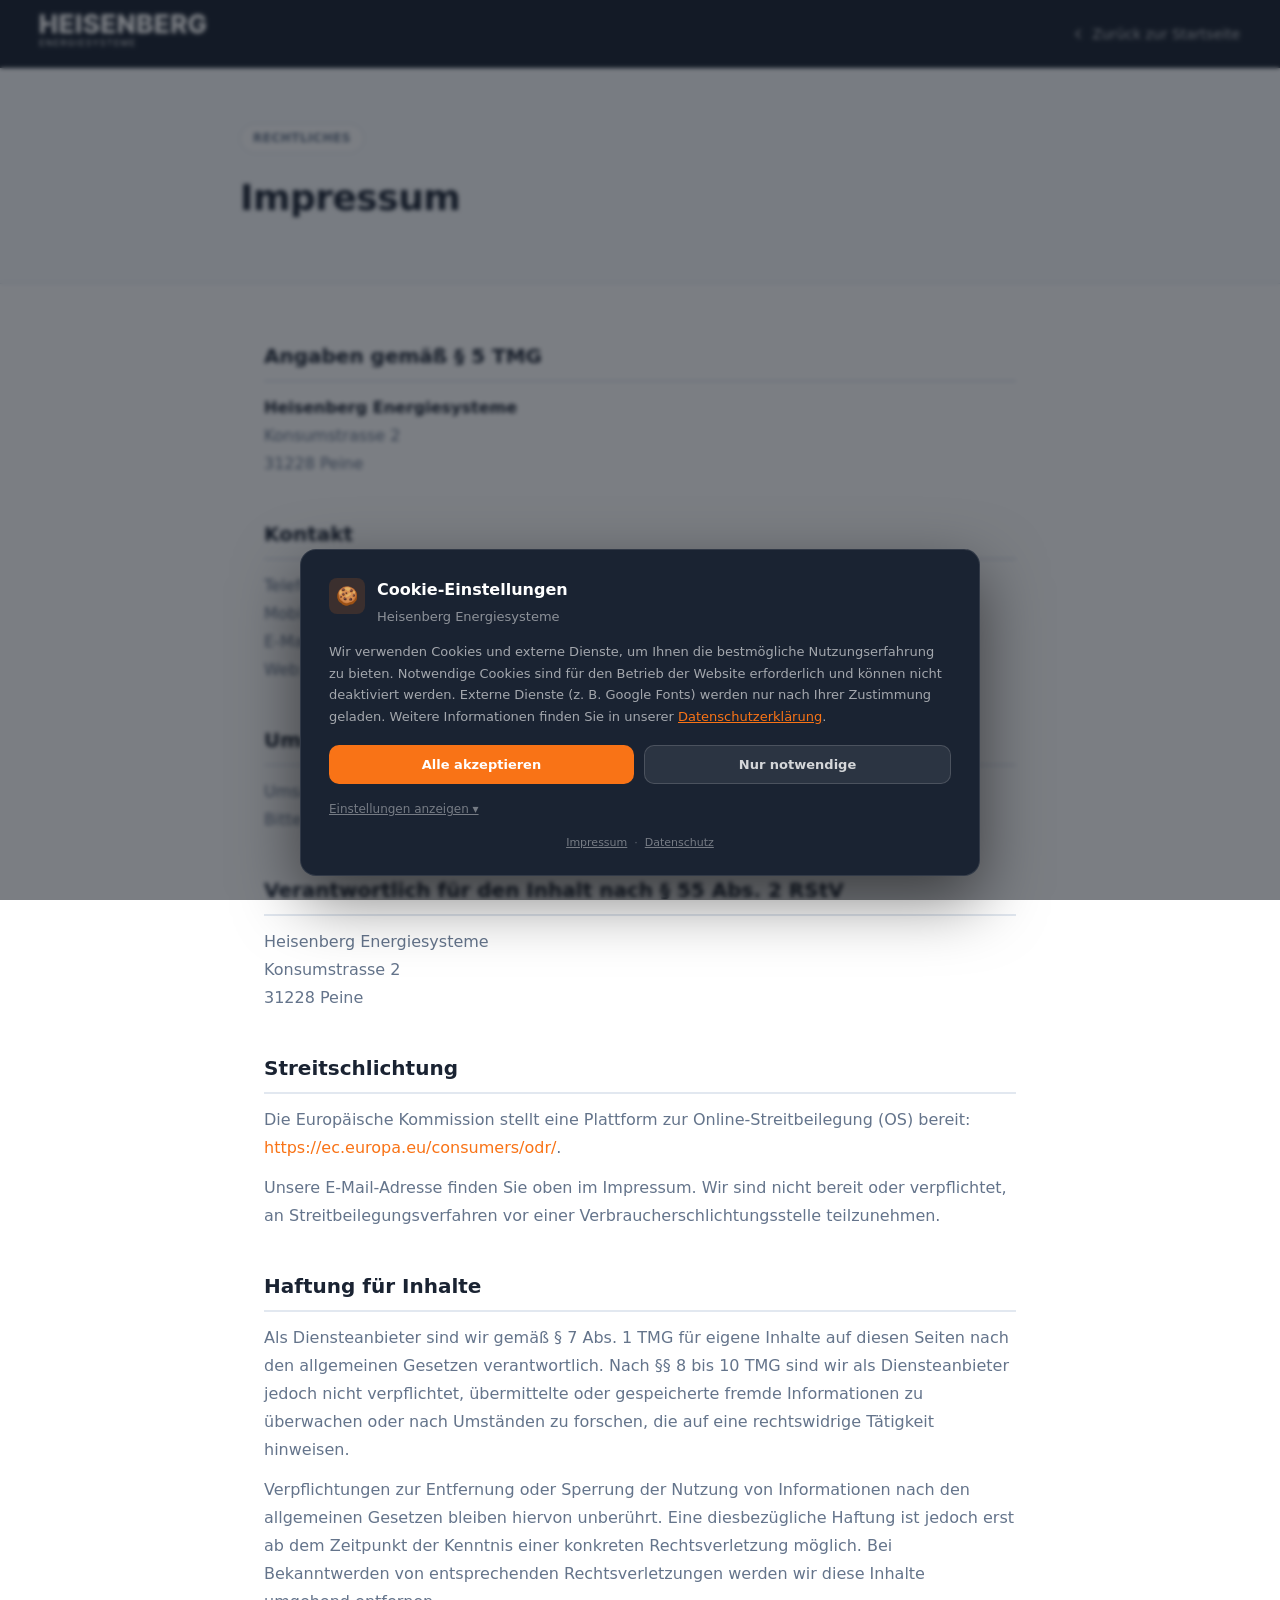
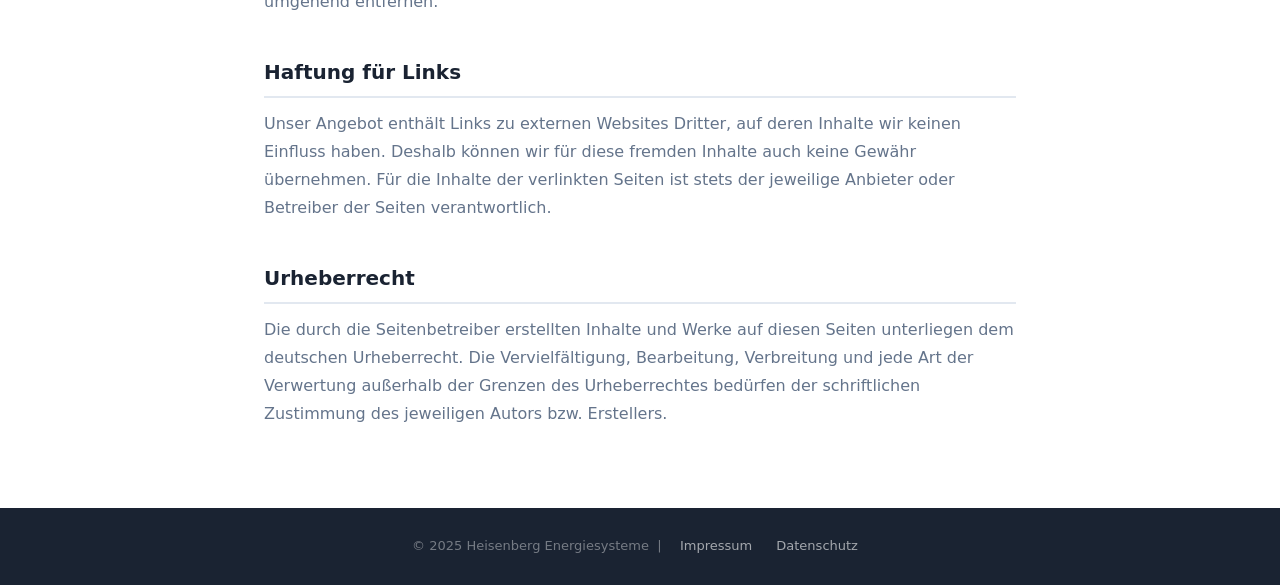
<file: impressum.html>
<!DOCTYPE html>
<html lang="de">
<head>
  <meta charset="UTF-8" />
  <meta name="viewport" content="width=device-width, initial-scale=1.0" />
  <title>Impressum – Heisenberg Energiesysteme</title>
  <meta name="robots" content="noindex, nofollow" />
  <style>
    *, *::before, *::after { box-sizing: border-box; margin: 0; padding: 0; }
    html { scroll-behavior: smooth; }
    :root {
      --orange: #f97316;
      --navy:   #1a2332;
      --gray:   #64748b;
      --gray-light: #f8fafc;
      --gray-mid:   #e2e8f0;
      --radius: 12px;
    }
    body { font-family: 'Inter', system-ui, sans-serif; font-size: 16px; line-height: 1.6; color: var(--navy); background: #fff; -webkit-font-smoothing: antialiased; }
    a { color: var(--orange); text-decoration: none; }
    a:hover { text-decoration: underline; }

    /* Header */
    .header { background: var(--navy); padding: 0 24px; }
    .header-inner { max-width: 1200px; margin: 0 auto; height: 68px; display: flex; align-items: center; justify-content: space-between; }
    .back-link { color: rgba(255,255,255,0.7); font-size: 14px; display: flex; align-items: center; gap: 6px; transition: color 0.2s; }
    .back-link:hover { color: #fff; text-decoration: none; }
    .back-link svg { width: 16px; height: 16px; stroke: currentColor; fill: none; stroke-width: 2; stroke-linecap: round; stroke-linejoin: round; }

    /* Content */
    .page-hero { background: var(--gray-light); border-bottom: 1px solid var(--gray-mid); padding: 56px 24px; }
    .page-hero-inner { max-width: 800px; margin: 0 auto; }
    .page-label { display: inline-block; background: #fff; border: 1px solid var(--gray-mid); color: var(--gray); font-size: 12px; font-weight: 600; padding: 4px 12px; border-radius: 999px; margin-bottom: 16px; text-transform: uppercase; letter-spacing: 0.5px; }
    .page-title { font-size: 36px; font-weight: 800; color: var(--navy); letter-spacing: -0.5px; }

    .content { max-width: 800px; margin: 0 auto; padding: 56px 24px 80px; }
    .content h2 { font-size: 20px; font-weight: 700; color: var(--navy); margin: 40px 0 12px; padding-bottom: 8px; border-bottom: 2px solid var(--gray-mid); }
    .content h2:first-child { margin-top: 0; }
    .content h3 { font-size: 16px; font-weight: 600; color: var(--navy); margin: 20px 0 8px; }
    .content p { color: var(--gray); margin-bottom: 12px; line-height: 1.75; }
    .content p:last-child { margin-bottom: 0; }
    .content strong { color: var(--navy); }

    /* Footer */
    .footer { background: var(--navy); padding: 28px 24px; text-align: center; }
    .footer p { font-size: 13px; color: rgba(255,255,255,0.4); }
    .footer a { color: rgba(255,255,255,0.6); margin: 0 10px; }
    .footer a:hover { color: var(--orange); text-decoration: none; }
  </style>
</head>
<body>

<header class="header">
  <div class="header-inner">
    <a href="index.html">
      <img src="heisenberg_logo.svg" alt="Heisenberg Energiesysteme" height="32" style="filter:brightness(0) invert(1)" />
    </a>
    <a href="index.html" class="back-link">
      <svg viewBox="0 0 24 24"><polyline points="15 18 9 12 15 6"/></svg>
      Zurück zur Startseite
    </a>
  </div>
</header>

<div class="page-hero">
  <div class="page-hero-inner">
    <span class="page-label">Rechtliches</span>
    <h1 class="page-title">Impressum</h1>
  </div>
</div>

<div class="content">

  <h2>Angaben gemäß § 5 TMG</h2>
  <p>
    <strong>Heisenberg Energiesysteme</strong><br />
    Konsumstrasse 2<br />
    31228 Peine
  </p>

  <h2>Kontakt</h2>
  <p>
    Telefon: <a href="tel:+4951715059580">05171 5059580</a><br />
    Mobil: <a href="tel:+491711140030">0171 1140030</a><br />
    E-Mail: <a href="mailto:info@heisenberg-energiesysteme.de">info@heisenberg-energiesysteme.de</a><br />
    Web: <a href="https://www.heisenberg-energiesysteme.de">www.heisenberg-energiesysteme.de</a>
  </p>

  <h2>Umsatzsteuer-ID</h2>
  <p>Umsatzsteuer-Identifikationsnummer gemäß § 27a Umsatzsteuergesetz:<br />
  Bitte bei uns erfragen.</p>

  <h2>Verantwortlich für den Inhalt nach § 55 Abs. 2 RStV</h2>
  <p>
    Heisenberg Energiesysteme<br />
    Konsumstrasse 2<br />
    31228 Peine
  </p>

  <h2>Streitschlichtung</h2>
  <p>Die Europäische Kommission stellt eine Plattform zur Online-Streitbeilegung (OS) bereit: <a href="https://ec.europa.eu/consumers/odr/" target="_blank" rel="noopener">https://ec.europa.eu/consumers/odr/</a>.</p>
  <p>Unsere E-Mail-Adresse finden Sie oben im Impressum. Wir sind nicht bereit oder verpflichtet, an Streitbeilegungsverfahren vor einer Verbraucherschlichtungsstelle teilzunehmen.</p>

  <h2>Haftung für Inhalte</h2>
  <p>Als Diensteanbieter sind wir gemäß § 7 Abs. 1 TMG für eigene Inhalte auf diesen Seiten nach den allgemeinen Gesetzen verantwortlich. Nach §§ 8 bis 10 TMG sind wir als Diensteanbieter jedoch nicht verpflichtet, übermittelte oder gespeicherte fremde Informationen zu überwachen oder nach Umständen zu forschen, die auf eine rechtswidrige Tätigkeit hinweisen.</p>
  <p>Verpflichtungen zur Entfernung oder Sperrung der Nutzung von Informationen nach den allgemeinen Gesetzen bleiben hiervon unberührt. Eine diesbezügliche Haftung ist jedoch erst ab dem Zeitpunkt der Kenntnis einer konkreten Rechtsverletzung möglich. Bei Bekanntwerden von entsprechenden Rechtsverletzungen werden wir diese Inhalte umgehend entfernen.</p>

  <h2>Haftung für Links</h2>
  <p>Unser Angebot enthält Links zu externen Websites Dritter, auf deren Inhalte wir keinen Einfluss haben. Deshalb können wir für diese fremden Inhalte auch keine Gewähr übernehmen. Für die Inhalte der verlinkten Seiten ist stets der jeweilige Anbieter oder Betreiber der Seiten verantwortlich.</p>

  <h2>Urheberrecht</h2>
  <p>Die durch die Seitenbetreiber erstellten Inhalte und Werke auf diesen Seiten unterliegen dem deutschen Urheberrecht. Die Vervielfältigung, Bearbeitung, Verbreitung und jede Art der Verwertung außerhalb der Grenzen des Urheberrechtes bedürfen der schriftlichen Zustimmung des jeweiligen Autors bzw. Erstellers.</p>

</div>

<footer class="footer">
  <p>
    &copy; 2025 Heisenberg Energiesysteme &nbsp;|&nbsp;
    <a href="impressum.html">Impressum</a>
    <a href="datenschutz.html">Datenschutz</a>
  </p>
</footer>

<script src="cookie-banner.js"></script>
</body>
</html>
</file>
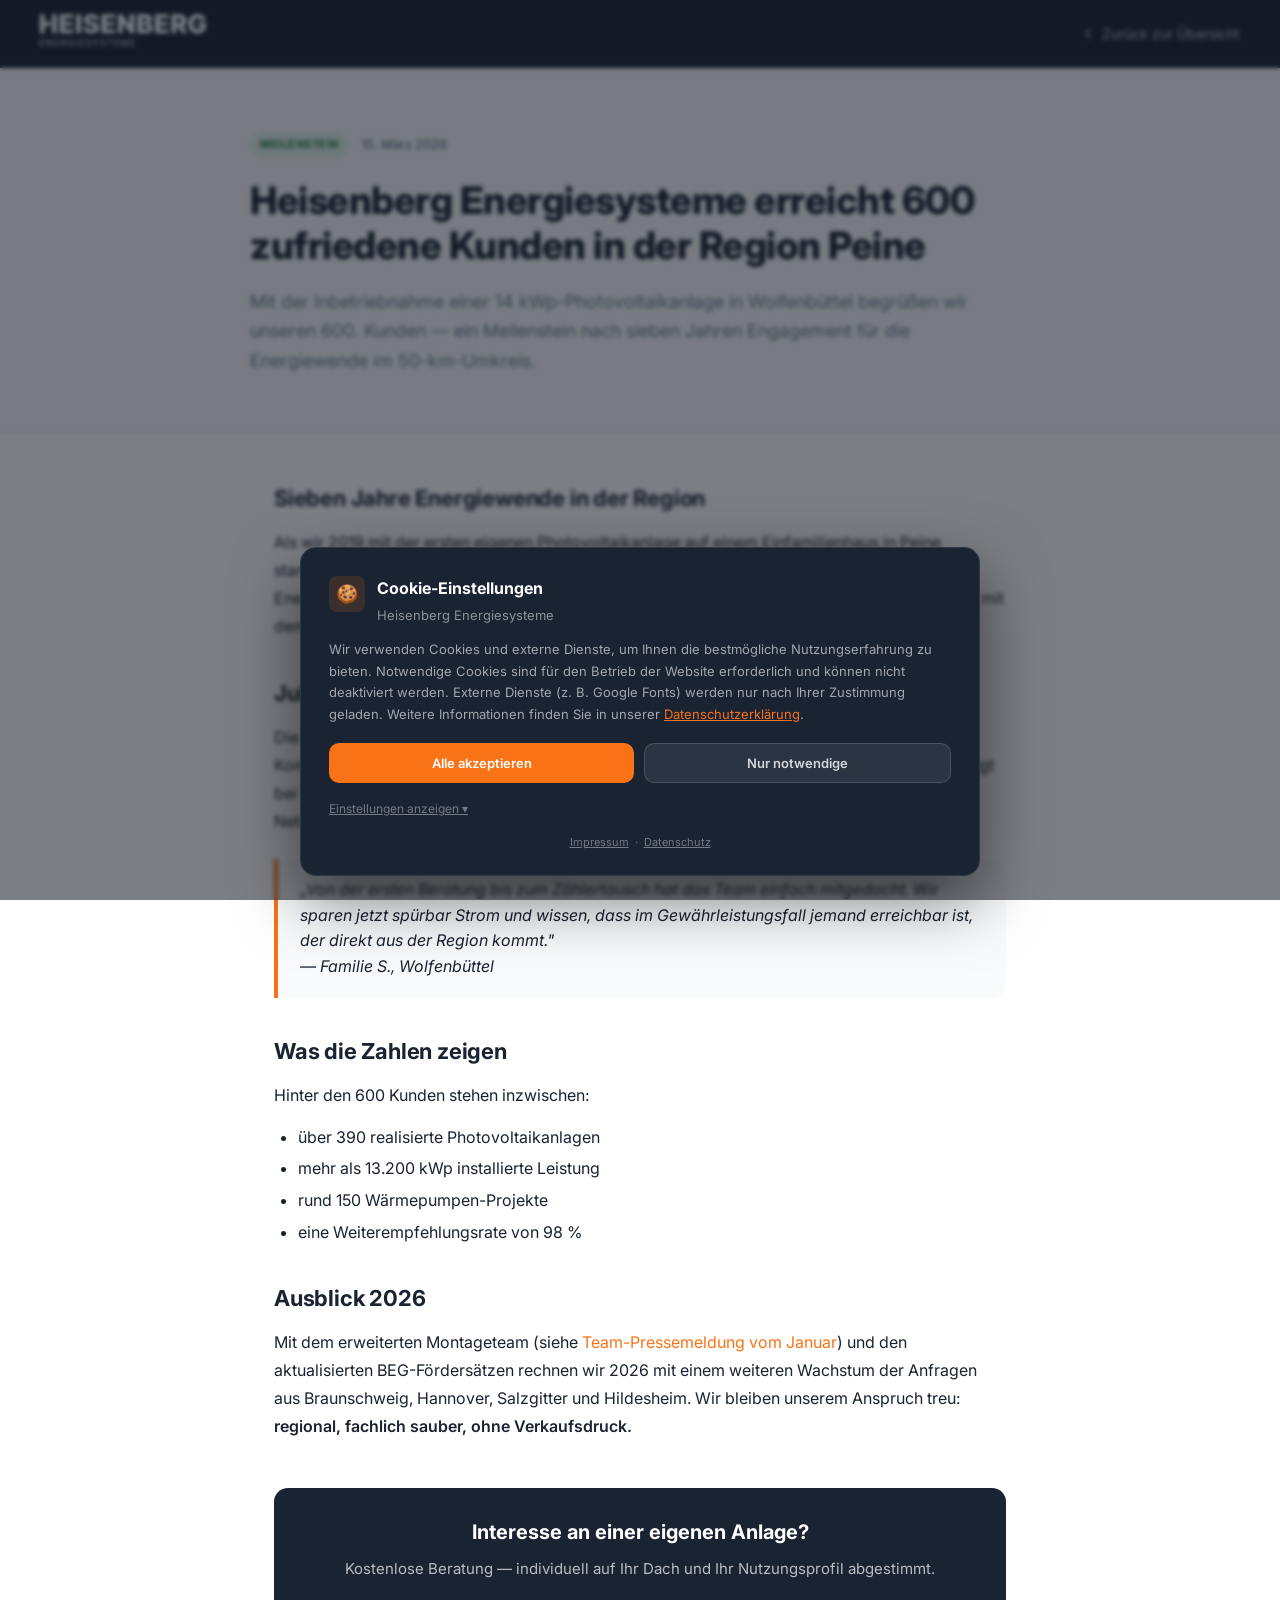
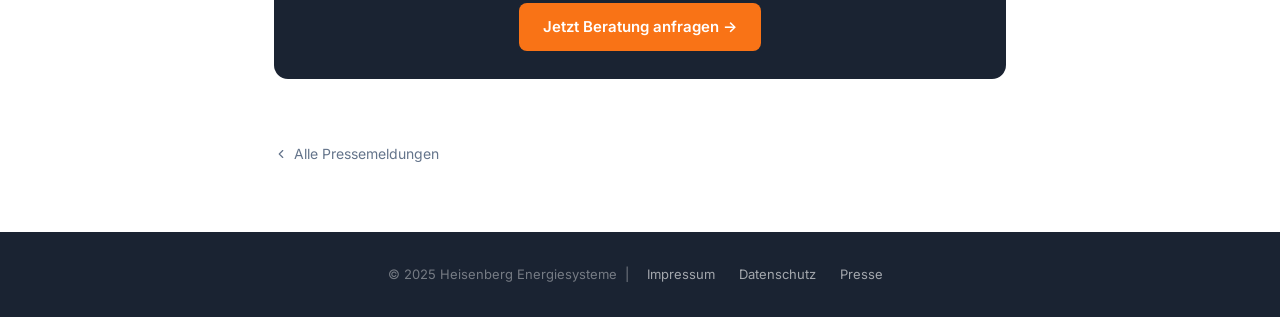
<file: pressemeldung-600-kunden.html>
<!DOCTYPE html>
<html lang="de">
<head>
  <meta charset="UTF-8" />
  <meta name="viewport" content="width=device-width, initial-scale=1.0" />
  <title>600 zufriedene Kunden in der Region Peine – Heisenberg Energiesysteme</title>
  <meta name="description" content="Heisenberg Energiesysteme begrüßt den 600. Kunden aus der Region Peine — ein Meilenstein für die Energiewende im 50-km-Umkreis." />
  <link rel="preconnect" href="https://fonts.googleapis.com" />
  <link rel="preconnect" href="https://fonts.gstatic.com" crossorigin />
  <link href="https://fonts.googleapis.com/css2?family=Inter:wght@300;400;500;600;700;800&display=swap" rel="stylesheet" />
  <style>
    *, *::before, *::after { box-sizing: border-box; margin: 0; padding: 0; }
    html { scroll-behavior: smooth; }
    :root {
      --orange: #f97316;
      --orange-dark: #ea580c;
      --navy:   #1a2332;
      --gray:   #64748b;
      --gray-light: #f8fafc;
      --gray-mid:   #e2e8f0;
      --radius: 14px;
    }
    body { font-family: 'Inter', system-ui, sans-serif; font-size: 16px; line-height: 1.6; color: var(--navy); background: #fff; -webkit-font-smoothing: antialiased; }
    a { color: var(--orange); text-decoration: none; }
    a:hover { text-decoration: underline; }

    .header { background: var(--navy); padding: 0 24px; }
    .header-inner { max-width: 1200px; margin: 0 auto; height: 68px; display: flex; align-items: center; justify-content: space-between; }
    .back-link { color: rgba(255,255,255,0.7); font-size: 14px; display: flex; align-items: center; gap: 6px; transition: color 0.2s; }
    .back-link:hover { color: #fff; text-decoration: none; }
    .back-link svg { width: 16px; height: 16px; stroke: currentColor; fill: none; stroke-width: 2; stroke-linecap: round; stroke-linejoin: round; }

    .article-hero { background: var(--gray-light); border-bottom: 1px solid var(--gray-mid); padding: 64px 24px 56px; }
    .article-hero-inner { max-width: 780px; margin: 0 auto; }
    .article-meta { display: flex; gap: 12px; align-items: center; margin-bottom: 20px; flex-wrap: wrap; }
    .press-tag { display: inline-block; background: rgba(22, 163, 74, 0.1); color: #15803d; font-size: 11px; font-weight: 700; padding: 4px 10px; border-radius: 999px; text-transform: uppercase; letter-spacing: 0.5px; }
    .press-date { font-size: 13px; color: var(--gray); font-weight: 500; }
    .article-title { font-size: 38px; font-weight: 800; color: var(--navy); letter-spacing: -0.5px; line-height: 1.2; }
    .article-lead { margin-top: 18px; font-size: 18px; color: var(--gray); line-height: 1.65; }

    .article-body { max-width: 780px; margin: 0 auto; padding: 48px 24px 64px; }
    .article-body h2 { font-size: 22px; font-weight: 700; color: var(--navy); margin: 36px 0 12px; letter-spacing: -0.2px; }
    .article-body h2:first-child { margin-top: 0; }
    .article-body p { color: var(--navy); margin-bottom: 16px; line-height: 1.75; }
    .article-body strong { font-weight: 600; }
    .article-body blockquote { margin: 24px 0; padding: 18px 22px; background: var(--gray-light); border-left: 4px solid var(--orange); border-radius: 0 var(--radius) var(--radius) 0; font-style: italic; color: var(--navy); }
    .article-body ul { margin: 12px 0 16px 24px; color: var(--navy); }
    .article-body li { margin-bottom: 6px; }

    .article-cta { margin-top: 48px; padding: 28px; background: var(--navy); border-radius: var(--radius); color: #fff; text-align: center; }
    .article-cta h3 { font-size: 20px; font-weight: 700; margin-bottom: 8px; }
    .article-cta p { color: rgba(255,255,255,0.7); margin-bottom: 20px; font-size: 15px; }
    .article-cta a { display: inline-block; background: var(--orange); color: #fff; padding: 12px 24px; border-radius: 8px; font-weight: 600; font-size: 15px; transition: background 0.2s; }
    .article-cta a:hover { background: var(--orange-dark); text-decoration: none; }

    .back-to-press { max-width: 780px; margin: 0 auto; padding: 0 24px 64px; }
    .back-to-press a { color: var(--gray); font-size: 14px; display: inline-flex; align-items: center; gap: 6px; }
    .back-to-press a:hover { color: var(--orange); text-decoration: none; }
    .back-to-press svg { width: 14px; height: 14px; stroke: currentColor; fill: none; stroke-width: 2; stroke-linecap: round; stroke-linejoin: round; }

    .footer { background: var(--navy); padding: 32px 24px; text-align: center; }
    .footer p { font-size: 13px; color: rgba(255,255,255,0.4); }
    .footer a { color: rgba(255,255,255,0.6); margin: 0 10px; }
    .footer a:hover { color: var(--orange); text-decoration: none; }

    @media (max-width: 680px) {
      .article-title { font-size: 28px; }
      .article-lead { font-size: 16px; }
      .article-hero { padding: 48px 20px 40px; }
      .article-body { padding: 36px 20px 48px; }
    }
  </style>
</head>
<body>

<header class="header">
  <div class="header-inner">
    <a href="index.html">
      <img src="heisenberg_logo.svg" alt="Heisenberg Energiesysteme" height="32" style="filter:brightness(0) invert(1)" />
    </a>
    <a href="pressemeldungen.html" class="back-link">
      <svg viewBox="0 0 24 24"><polyline points="15 18 9 12 15 6"/></svg>
      Zurück zur Übersicht
    </a>
  </div>
</header>

<div class="article-hero">
  <div class="article-hero-inner">
    <div class="article-meta">
      <span class="press-tag">Meilenstein</span>
      <span class="press-date">15. März 2026</span>
    </div>
    <h1 class="article-title">Heisenberg Energiesysteme erreicht 600 zufriedene Kunden in der Region Peine</h1>
    <p class="article-lead">Mit der Inbetriebnahme einer 14 kWp-Photovoltaikanlage in Wolfenbüttel begrüßen wir unseren 600. Kunden — ein Meilenstein nach sieben Jahren Engagement für die Energiewende im 50-km-Umkreis.</p>
  </div>
</div>

<article class="article-body">

  <h2>Sieben Jahre Energiewende in der Region</h2>
  <p>Als wir 2019 mit der ersten eigenen Photovoltaikanlage auf einem Einfamilienhaus in Peine starteten, war das Ziel klar: Eigentümern in der Region einen verlässlichen Partner für die Energiewende zu bieten — von der Planung über die Installation bis zur Inbetriebnahme. Heute, mit dem 600. Kunden, bestätigt sich, dass lokale Nähe und technische Sorgfalt Vertrauen schaffen.</p>

  <h2>Jubiläumsanlage in Wolfenbüttel</h2>
  <p>Die Jubiläumsinstallation ging bei Familie S. in Wolfenbüttel in Betrieb: <strong>14 kWp Photovoltaik</strong> in Kombination mit einem <strong>10 kWh Batteriespeicher</strong>. Der prognostizierte Eigenverbrauchsanteil liegt bei 76 %. Die Anlage wurde innerhalb von zwei Montagetagen fertiggestellt, inklusive Netzanmeldung und Marktstammdaten-Registrierung.</p>

  <blockquote>„Von der ersten Beratung bis zum Zählertausch hat das Team einfach mitgedacht. Wir sparen jetzt spürbar Strom und wissen, dass im Gewährleistungsfall jemand erreichbar ist, der direkt aus der Region kommt."<br /><em>— Familie S., Wolfenbüttel</em></blockquote>

  <h2>Was die Zahlen zeigen</h2>
  <p>Hinter den 600 Kunden stehen inzwischen:</p>
  <ul>
    <li>über 390 realisierte Photovoltaikanlagen</li>
    <li>mehr als 13.200 kWp installierte Leistung</li>
    <li>rund 150 Wärmepumpen-Projekte</li>
    <li>eine Weiterempfehlungsrate von 98 %</li>
  </ul>

  <h2>Ausblick 2026</h2>
  <p>Mit dem erweiterten Montageteam (siehe <a href="pressemeldung-team-erweiterung.html">Team-Pressemeldung vom Januar</a>) und den aktualisierten BEG-Fördersätzen rechnen wir 2026 mit einem weiteren Wachstum der Anfragen aus Braunschweig, Hannover, Salzgitter und Hildesheim. Wir bleiben unserem Anspruch treu: <strong>regional, fachlich sauber, ohne Verkaufsdruck.</strong></p>

  <div class="article-cta">
    <h3>Interesse an einer eigenen Anlage?</h3>
    <p>Kostenlose Beratung — individuell auf Ihr Dach und Ihr Nutzungsprofil abgestimmt.</p>
    <a href="index.html#kontakt">Jetzt Beratung anfragen →</a>
  </div>

</article>

<div class="back-to-press">
  <a href="pressemeldungen.html">
    <svg viewBox="0 0 24 24"><polyline points="15 18 9 12 15 6"/></svg>
    Alle Pressemeldungen
  </a>
</div>

<footer class="footer">
  <p>
    &copy; 2025 Heisenberg Energiesysteme &nbsp;|&nbsp;
    <a href="impressum.html">Impressum</a>
    <a href="datenschutz.html">Datenschutz</a>
    <a href="pressemeldungen.html">Presse</a>
  </p>
</footer>

<script src="cookie-banner.js"></script>
</body>
</html>
</file>
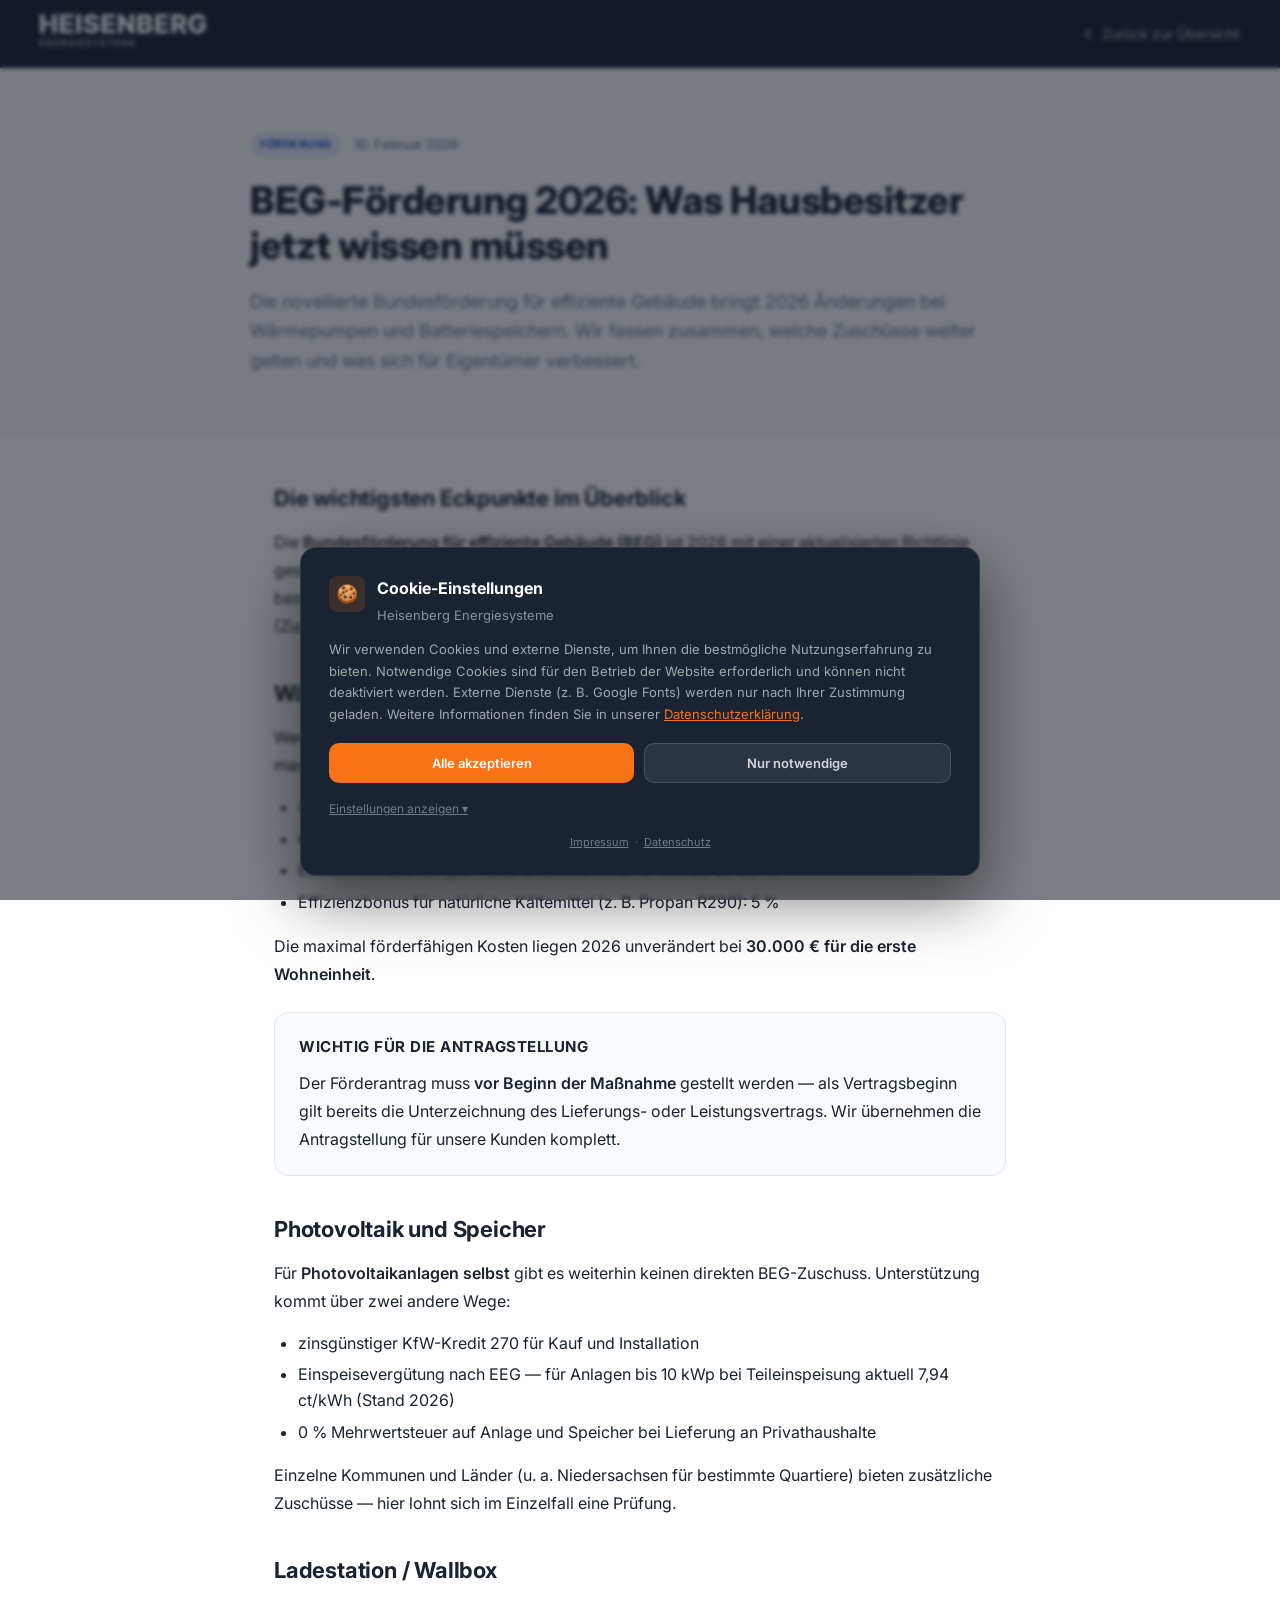
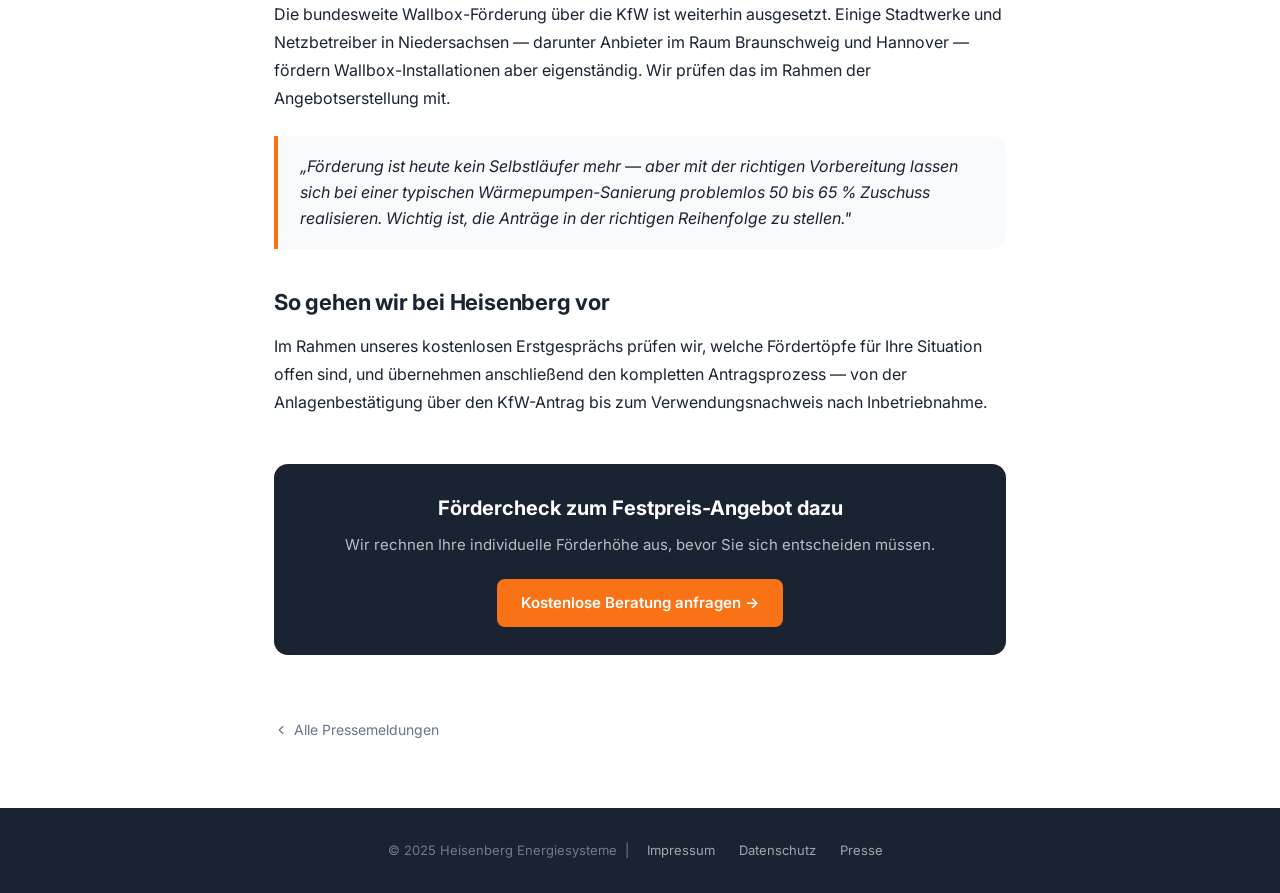
<file: pressemeldung-bafa-2026.html>
<!DOCTYPE html>
<html lang="de">
<head>
  <meta charset="UTF-8" />
  <meta name="viewport" content="width=device-width, initial-scale=1.0" />
  <title>BEG-Förderung 2026: Was Hausbesitzer jetzt wissen müssen – Heisenberg Energiesysteme</title>
  <meta name="description" content="Die novellierte BEG 2026 bringt Änderungen bei Wärmepumpen- und Speicher-Förderungen. Überblick zu Zuschüssen, Boni und Antragsfristen." />
  <link rel="preconnect" href="https://fonts.googleapis.com" />
  <link rel="preconnect" href="https://fonts.gstatic.com" crossorigin />
  <link href="https://fonts.googleapis.com/css2?family=Inter:wght@300;400;500;600;700;800&display=swap" rel="stylesheet" />
  <style>
    *, *::before, *::after { box-sizing: border-box; margin: 0; padding: 0; }
    html { scroll-behavior: smooth; }
    :root {
      --orange: #f97316;
      --orange-dark: #ea580c;
      --navy:   #1a2332;
      --gray:   #64748b;
      --gray-light: #f8fafc;
      --gray-mid:   #e2e8f0;
      --radius: 14px;
    }
    body { font-family: 'Inter', system-ui, sans-serif; font-size: 16px; line-height: 1.6; color: var(--navy); background: #fff; -webkit-font-smoothing: antialiased; }
    a { color: var(--orange); text-decoration: none; }
    a:hover { text-decoration: underline; }

    .header { background: var(--navy); padding: 0 24px; }
    .header-inner { max-width: 1200px; margin: 0 auto; height: 68px; display: flex; align-items: center; justify-content: space-between; }
    .back-link { color: rgba(255,255,255,0.7); font-size: 14px; display: flex; align-items: center; gap: 6px; transition: color 0.2s; }
    .back-link:hover { color: #fff; text-decoration: none; }
    .back-link svg { width: 16px; height: 16px; stroke: currentColor; fill: none; stroke-width: 2; stroke-linecap: round; stroke-linejoin: round; }

    .article-hero { background: var(--gray-light); border-bottom: 1px solid var(--gray-mid); padding: 64px 24px 56px; }
    .article-hero-inner { max-width: 780px; margin: 0 auto; }
    .article-meta { display: flex; gap: 12px; align-items: center; margin-bottom: 20px; flex-wrap: wrap; }
    .press-tag { display: inline-block; background: rgba(37, 99, 235, 0.1); color: #1d4ed8; font-size: 11px; font-weight: 700; padding: 4px 10px; border-radius: 999px; text-transform: uppercase; letter-spacing: 0.5px; }
    .press-date { font-size: 13px; color: var(--gray); font-weight: 500; }
    .article-title { font-size: 38px; font-weight: 800; color: var(--navy); letter-spacing: -0.5px; line-height: 1.2; }
    .article-lead { margin-top: 18px; font-size: 18px; color: var(--gray); line-height: 1.65; }

    .article-body { max-width: 780px; margin: 0 auto; padding: 48px 24px 64px; }
    .article-body h2 { font-size: 22px; font-weight: 700; color: var(--navy); margin: 36px 0 12px; letter-spacing: -0.2px; }
    .article-body h2:first-child { margin-top: 0; }
    .article-body p { color: var(--navy); margin-bottom: 16px; line-height: 1.75; }
    .article-body strong { font-weight: 600; }
    .article-body blockquote { margin: 24px 0; padding: 18px 22px; background: var(--gray-light); border-left: 4px solid var(--orange); border-radius: 0 var(--radius) var(--radius) 0; font-style: italic; color: var(--navy); }
    .article-body ul { margin: 12px 0 16px 24px; color: var(--navy); }
    .article-body li { margin-bottom: 6px; }

    .info-box { background: var(--gray-light); border: 1px solid var(--gray-mid); border-radius: var(--radius); padding: 22px 24px; margin: 24px 0; }
    .info-box h3 { font-size: 15px; font-weight: 700; color: var(--navy); margin-bottom: 10px; text-transform: uppercase; letter-spacing: 0.5px; }
    .info-box p:last-child { margin-bottom: 0; }

    .article-cta { margin-top: 48px; padding: 28px; background: var(--navy); border-radius: var(--radius); color: #fff; text-align: center; }
    .article-cta h3 { font-size: 20px; font-weight: 700; margin-bottom: 8px; }
    .article-cta p { color: rgba(255,255,255,0.7); margin-bottom: 20px; font-size: 15px; }
    .article-cta a { display: inline-block; background: var(--orange); color: #fff; padding: 12px 24px; border-radius: 8px; font-weight: 600; font-size: 15px; transition: background 0.2s; }
    .article-cta a:hover { background: var(--orange-dark); text-decoration: none; }

    .back-to-press { max-width: 780px; margin: 0 auto; padding: 0 24px 64px; }
    .back-to-press a { color: var(--gray); font-size: 14px; display: inline-flex; align-items: center; gap: 6px; }
    .back-to-press a:hover { color: var(--orange); text-decoration: none; }
    .back-to-press svg { width: 14px; height: 14px; stroke: currentColor; fill: none; stroke-width: 2; stroke-linecap: round; stroke-linejoin: round; }

    .footer { background: var(--navy); padding: 32px 24px; text-align: center; }
    .footer p { font-size: 13px; color: rgba(255,255,255,0.4); }
    .footer a { color: rgba(255,255,255,0.6); margin: 0 10px; }
    .footer a:hover { color: var(--orange); text-decoration: none; }

    @media (max-width: 680px) {
      .article-title { font-size: 28px; }
      .article-lead { font-size: 16px; }
      .article-hero { padding: 48px 20px 40px; }
      .article-body { padding: 36px 20px 48px; }
    }
  </style>
</head>
<body>

<header class="header">
  <div class="header-inner">
    <a href="index.html">
      <img src="heisenberg_logo.svg" alt="Heisenberg Energiesysteme" height="32" style="filter:brightness(0) invert(1)" />
    </a>
    <a href="pressemeldungen.html" class="back-link">
      <svg viewBox="0 0 24 24"><polyline points="15 18 9 12 15 6"/></svg>
      Zurück zur Übersicht
    </a>
  </div>
</header>

<div class="article-hero">
  <div class="article-hero-inner">
    <div class="article-meta">
      <span class="press-tag">Förderung</span>
      <span class="press-date">10. Februar 2026</span>
    </div>
    <h1 class="article-title">BEG-Förderung 2026: Was Hausbesitzer jetzt wissen müssen</h1>
    <p class="article-lead">Die novellierte Bundesförderung für effiziente Gebäude bringt 2026 Änderungen bei Wärmepumpen und Batteriespeichern. Wir fassen zusammen, welche Zuschüsse weiter gelten und was sich für Eigentümer verbessert.</p>
  </div>
</div>

<article class="article-body">

  <h2>Die wichtigsten Eckpunkte im Überblick</h2>
  <p>Die <strong>Bundesförderung für effiziente Gebäude (BEG)</strong> ist 2026 mit einer aktualisierten Richtlinie gestartet. Für Eigentümer ist entscheidend: Die Grundförderung für Wärmepumpen bleibt bestehen, einzelne Boni wurden neu zugeschnitten, und die Antragswege sind weiter auf KfW (Zuschuss Wohngebäude Einzelmaßnahme) bzw. BAFA (für Nichtwohngebäude) verteilt.</p>

  <h2>Wärmepumpen: Förderung bis zu 70 %</h2>
  <p>Wer seine Öl- oder Gasheizung durch eine Wärmepumpe ersetzt, kann weiterhin mit einer maximalen Förderung von bis zu <strong>70 % der förderfähigen Kosten</strong> rechnen. Die Einzelbausteine:</p>
  <ul>
    <li>Grundförderung: 30 %</li>
    <li>Klimageschwindigkeitsbonus (bei Tausch einer alten fossilen Heizung): 20 %</li>
    <li>Einkommensbonus (bei Haushaltseinkommen ≤ 40.000 €): 30 %</li>
    <li>Effizienzbonus für natürliche Kältemittel (z. B. Propan R290): 5 %</li>
  </ul>
  <p>Die maximal förderfähigen Kosten liegen 2026 unverändert bei <strong>30.000 € für die erste Wohneinheit</strong>.</p>

  <div class="info-box">
    <h3>Wichtig für die Antragstellung</h3>
    <p>Der Förderantrag muss <strong>vor Beginn der Maßnahme</strong> gestellt werden — als Vertragsbeginn gilt bereits die Unterzeichnung des Lieferungs- oder Leistungsvertrags. Wir übernehmen die Antragstellung für unsere Kunden komplett.</p>
  </div>

  <h2>Photovoltaik und Speicher</h2>
  <p>Für <strong>Photovoltaikanlagen selbst</strong> gibt es weiterhin keinen direkten BEG-Zuschuss. Unterstützung kommt über zwei andere Wege:</p>
  <ul>
    <li>zinsgünstiger KfW-Kredit 270 für Kauf und Installation</li>
    <li>Einspeisevergütung nach EEG — für Anlagen bis 10 kWp bei Teileinspeisung aktuell 7,94 ct/kWh (Stand 2026)</li>
    <li>0 % Mehrwertsteuer auf Anlage und Speicher bei Lieferung an Privathaushalte</li>
  </ul>
  <p>Einzelne Kommunen und Länder (u. a. Niedersachsen für bestimmte Quartiere) bieten zusätzliche Zuschüsse — hier lohnt sich im Einzelfall eine Prüfung.</p>

  <h2>Ladestation / Wallbox</h2>
  <p>Die bundesweite Wallbox-Förderung über die KfW ist weiterhin ausgesetzt. Einige Stadtwerke und Netzbetreiber in Niedersachsen — darunter Anbieter im Raum Braunschweig und Hannover — fördern Wallbox-Installationen aber eigenständig. Wir prüfen das im Rahmen der Angebotserstellung mit.</p>

  <blockquote>„Förderung ist heute kein Selbstläufer mehr — aber mit der richtigen Vorbereitung lassen sich bei einer typischen Wärmepumpen-Sanierung problemlos 50 bis 65 % Zuschuss realisieren. Wichtig ist, die Anträge in der richtigen Reihenfolge zu stellen."</blockquote>

  <h2>So gehen wir bei Heisenberg vor</h2>
  <p>Im Rahmen unseres kostenlosen Erstgesprächs prüfen wir, welche Fördertöpfe für Ihre Situation offen sind, und übernehmen anschließend den kompletten Antragsprozess — von der Anlagenbestätigung über den KfW-Antrag bis zum Verwendungsnachweis nach Inbetriebnahme.</p>

  <div class="article-cta">
    <h3>Fördercheck zum Festpreis-Angebot dazu</h3>
    <p>Wir rechnen Ihre individuelle Förderhöhe aus, bevor Sie sich entscheiden müssen.</p>
    <a href="index.html#kontakt">Kostenlose Beratung anfragen →</a>
  </div>

</article>

<div class="back-to-press">
  <a href="pressemeldungen.html">
    <svg viewBox="0 0 24 24"><polyline points="15 18 9 12 15 6"/></svg>
    Alle Pressemeldungen
  </a>
</div>

<footer class="footer">
  <p>
    &copy; 2025 Heisenberg Energiesysteme &nbsp;|&nbsp;
    <a href="impressum.html">Impressum</a>
    <a href="datenschutz.html">Datenschutz</a>
    <a href="pressemeldungen.html">Presse</a>
  </p>
</footer>

<script src="cookie-banner.js"></script>
</body>
</html>
</file>
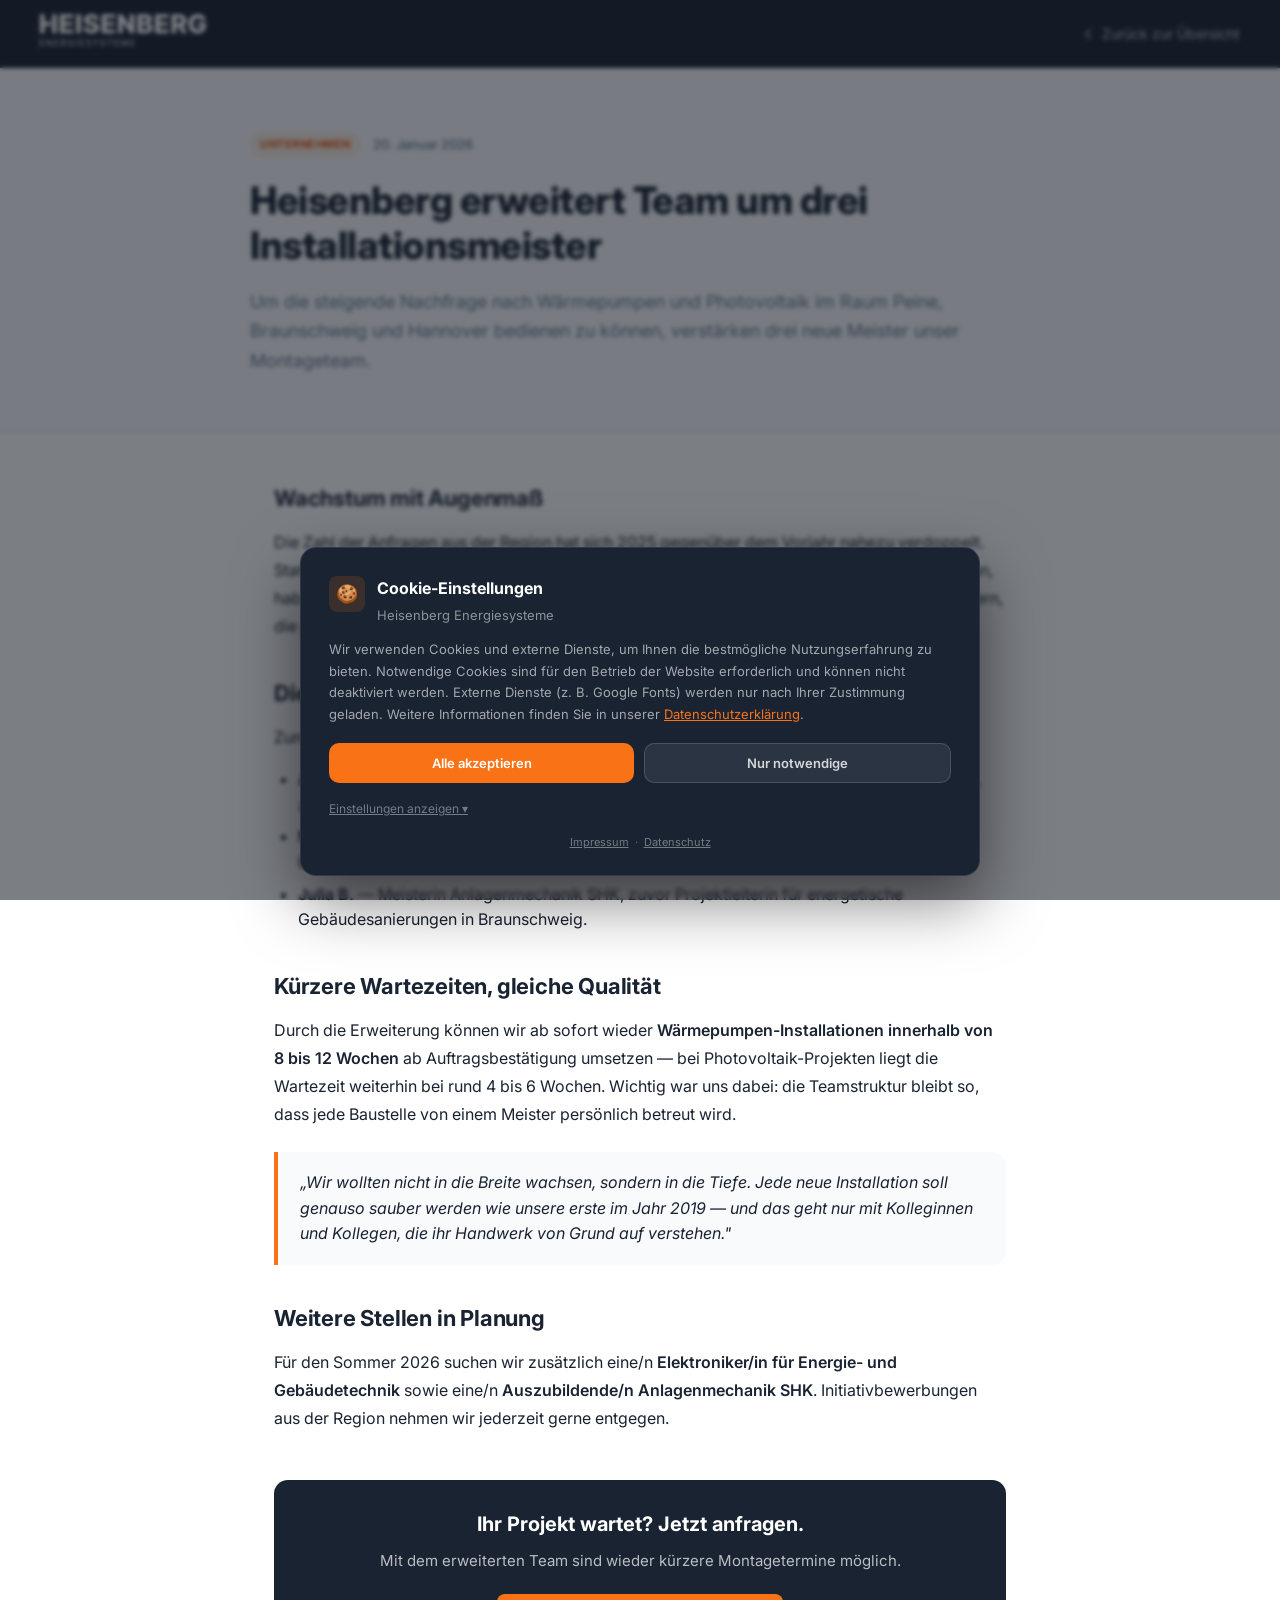
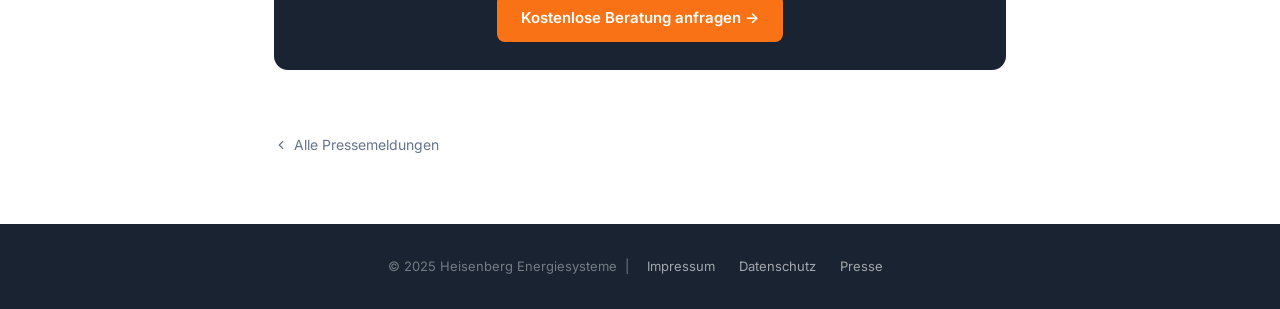
<file: pressemeldung-team-erweiterung.html>
<!DOCTYPE html>
<html lang="de">
<head>
  <meta charset="UTF-8" />
  <meta name="viewport" content="width=device-width, initial-scale=1.0" />
  <title>Heisenberg erweitert Team um drei Installationsmeister – Heisenberg Energiesysteme</title>
  <meta name="description" content="Drei neue Installationsmeister verstärken das Montageteam von Heisenberg Energiesysteme — steigende Nachfrage im Raum Peine, Braunschweig und Hannover." />
  <link rel="preconnect" href="https://fonts.googleapis.com" />
  <link rel="preconnect" href="https://fonts.gstatic.com" crossorigin />
  <link href="https://fonts.googleapis.com/css2?family=Inter:wght@300;400;500;600;700;800&display=swap" rel="stylesheet" />
  <style>
    *, *::before, *::after { box-sizing: border-box; margin: 0; padding: 0; }
    html { scroll-behavior: smooth; }
    :root {
      --orange: #f97316;
      --orange-dark: #ea580c;
      --navy:   #1a2332;
      --gray:   #64748b;
      --gray-light: #f8fafc;
      --gray-mid:   #e2e8f0;
      --radius: 14px;
    }
    body { font-family: 'Inter', system-ui, sans-serif; font-size: 16px; line-height: 1.6; color: var(--navy); background: #fff; -webkit-font-smoothing: antialiased; }
    a { color: var(--orange); text-decoration: none; }
    a:hover { text-decoration: underline; }

    .header { background: var(--navy); padding: 0 24px; }
    .header-inner { max-width: 1200px; margin: 0 auto; height: 68px; display: flex; align-items: center; justify-content: space-between; }
    .back-link { color: rgba(255,255,255,0.7); font-size: 14px; display: flex; align-items: center; gap: 6px; transition: color 0.2s; }
    .back-link:hover { color: #fff; text-decoration: none; }
    .back-link svg { width: 16px; height: 16px; stroke: currentColor; fill: none; stroke-width: 2; stroke-linecap: round; stroke-linejoin: round; }

    .article-hero { background: var(--gray-light); border-bottom: 1px solid var(--gray-mid); padding: 64px 24px 56px; }
    .article-hero-inner { max-width: 780px; margin: 0 auto; }
    .article-meta { display: flex; gap: 12px; align-items: center; margin-bottom: 20px; flex-wrap: wrap; }
    .press-tag { display: inline-block; background: rgba(249, 115, 22, 0.1); color: var(--orange-dark); font-size: 11px; font-weight: 700; padding: 4px 10px; border-radius: 999px; text-transform: uppercase; letter-spacing: 0.5px; }
    .press-date { font-size: 13px; color: var(--gray); font-weight: 500; }
    .article-title { font-size: 38px; font-weight: 800; color: var(--navy); letter-spacing: -0.5px; line-height: 1.2; }
    .article-lead { margin-top: 18px; font-size: 18px; color: var(--gray); line-height: 1.65; }

    .article-body { max-width: 780px; margin: 0 auto; padding: 48px 24px 64px; }
    .article-body h2 { font-size: 22px; font-weight: 700; color: var(--navy); margin: 36px 0 12px; letter-spacing: -0.2px; }
    .article-body h2:first-child { margin-top: 0; }
    .article-body p { color: var(--navy); margin-bottom: 16px; line-height: 1.75; }
    .article-body strong { font-weight: 600; }
    .article-body ul { margin: 12px 0 16px 24px; color: var(--navy); }
    .article-body li { margin-bottom: 6px; }
    .article-body blockquote { margin: 24px 0; padding: 18px 22px; background: var(--gray-light); border-left: 4px solid var(--orange); border-radius: 0 var(--radius) var(--radius) 0; font-style: italic; color: var(--navy); }

    .article-cta { margin-top: 48px; padding: 28px; background: var(--navy); border-radius: var(--radius); color: #fff; text-align: center; }
    .article-cta h3 { font-size: 20px; font-weight: 700; margin-bottom: 8px; }
    .article-cta p { color: rgba(255,255,255,0.7); margin-bottom: 20px; font-size: 15px; }
    .article-cta a { display: inline-block; background: var(--orange); color: #fff; padding: 12px 24px; border-radius: 8px; font-weight: 600; font-size: 15px; transition: background 0.2s; }
    .article-cta a:hover { background: var(--orange-dark); text-decoration: none; }

    .back-to-press { max-width: 780px; margin: 0 auto; padding: 0 24px 64px; }
    .back-to-press a { color: var(--gray); font-size: 14px; display: inline-flex; align-items: center; gap: 6px; }
    .back-to-press a:hover { color: var(--orange); text-decoration: none; }
    .back-to-press svg { width: 14px; height: 14px; stroke: currentColor; fill: none; stroke-width: 2; stroke-linecap: round; stroke-linejoin: round; }

    .footer { background: var(--navy); padding: 32px 24px; text-align: center; }
    .footer p { font-size: 13px; color: rgba(255,255,255,0.4); }
    .footer a { color: rgba(255,255,255,0.6); margin: 0 10px; }
    .footer a:hover { color: var(--orange); text-decoration: none; }

    @media (max-width: 680px) {
      .article-title { font-size: 28px; }
      .article-lead { font-size: 16px; }
      .article-hero { padding: 48px 20px 40px; }
      .article-body { padding: 36px 20px 48px; }
    }
  </style>
</head>
<body>

<header class="header">
  <div class="header-inner">
    <a href="index.html">
      <img src="heisenberg_logo.svg" alt="Heisenberg Energiesysteme" height="32" style="filter:brightness(0) invert(1)" />
    </a>
    <a href="pressemeldungen.html" class="back-link">
      <svg viewBox="0 0 24 24"><polyline points="15 18 9 12 15 6"/></svg>
      Zurück zur Übersicht
    </a>
  </div>
</header>

<div class="article-hero">
  <div class="article-hero-inner">
    <div class="article-meta">
      <span class="press-tag">Unternehmen</span>
      <span class="press-date">20. Januar 2026</span>
    </div>
    <h1 class="article-title">Heisenberg erweitert Team um drei Installationsmeister</h1>
    <p class="article-lead">Um die steigende Nachfrage nach Wärmepumpen und Photovoltaik im Raum Peine, Braunschweig und Hannover bedienen zu können, verstärken drei neue Meister unser Montageteam.</p>
  </div>
</div>

<article class="article-body">

  <h2>Wachstum mit Augenmaß</h2>
  <p>Die Zahl der Anfragen aus der Region hat sich 2025 gegenüber dem Vorjahr nahezu verdoppelt. Statt Aufträge abzusagen oder die Wartezeiten für Wärmepumpen auf sechs Monate zu strecken, haben wir uns entschieden, das Montageteam gezielt zu erweitern — mit drei Installationsmeistern, die jeweils eigene Fachbereiche mitbringen.</p>

  <h2>Die neuen Kolleginnen und Kollegen</h2>
  <p>Zum 15. Januar 2026 sind folgende Meister bei uns gestartet:</p>
  <ul>
    <li><strong>Andreas L.</strong> — Anlagenmechaniker-Meister SHK mit Schwerpunkt Wärmepumpen-Hydraulik, zuvor in einem Heizungsbau-Betrieb in Hildesheim tätig.</li>
    <li><strong>Mirko T.</strong> — Elektrotechniker-Meister mit Schwerpunkt Photovoltaik und Speicher, 12 Jahre Erfahrung im Großanlagenbau.</li>
    <li><strong>Julia B.</strong> — Meisterin Anlagenmechanik SHK, zuvor Projektleiterin für energetische Gebäudesanierungen in Braunschweig.</li>
  </ul>

  <h2>Kürzere Wartezeiten, gleiche Qualität</h2>
  <p>Durch die Erweiterung können wir ab sofort wieder <strong>Wärmepumpen-Installationen innerhalb von 8 bis 12 Wochen</strong> ab Auftragsbestätigung umsetzen — bei Photovoltaik-Projekten liegt die Wartezeit weiterhin bei rund 4 bis 6 Wochen. Wichtig war uns dabei: die Teamstruktur bleibt so, dass jede Baustelle von einem Meister persönlich betreut wird.</p>

  <blockquote>„Wir wollten nicht in die Breite wachsen, sondern in die Tiefe. Jede neue Installation soll genauso sauber werden wie unsere erste im Jahr 2019 — und das geht nur mit Kolleginnen und Kollegen, die ihr Handwerk von Grund auf verstehen."</blockquote>

  <h2>Weitere Stellen in Planung</h2>
  <p>Für den Sommer 2026 suchen wir zusätzlich eine/n <strong>Elektroniker/in für Energie- und Gebäudetechnik</strong> sowie eine/n <strong>Auszubildende/n Anlagenmechanik SHK</strong>. Initiativbewerbungen aus der Region nehmen wir jederzeit gerne entgegen.</p>

  <div class="article-cta">
    <h3>Ihr Projekt wartet? Jetzt anfragen.</h3>
    <p>Mit dem erweiterten Team sind wieder kürzere Montagetermine möglich.</p>
    <a href="index.html#kontakt">Kostenlose Beratung anfragen →</a>
  </div>

</article>

<div class="back-to-press">
  <a href="pressemeldungen.html">
    <svg viewBox="0 0 24 24"><polyline points="15 18 9 12 15 6"/></svg>
    Alle Pressemeldungen
  </a>
</div>

<footer class="footer">
  <p>
    &copy; 2025 Heisenberg Energiesysteme &nbsp;|&nbsp;
    <a href="impressum.html">Impressum</a>
    <a href="datenschutz.html">Datenschutz</a>
    <a href="pressemeldungen.html">Presse</a>
  </p>
</footer>

<script src="cookie-banner.js"></script>
</body>
</html>
</file>
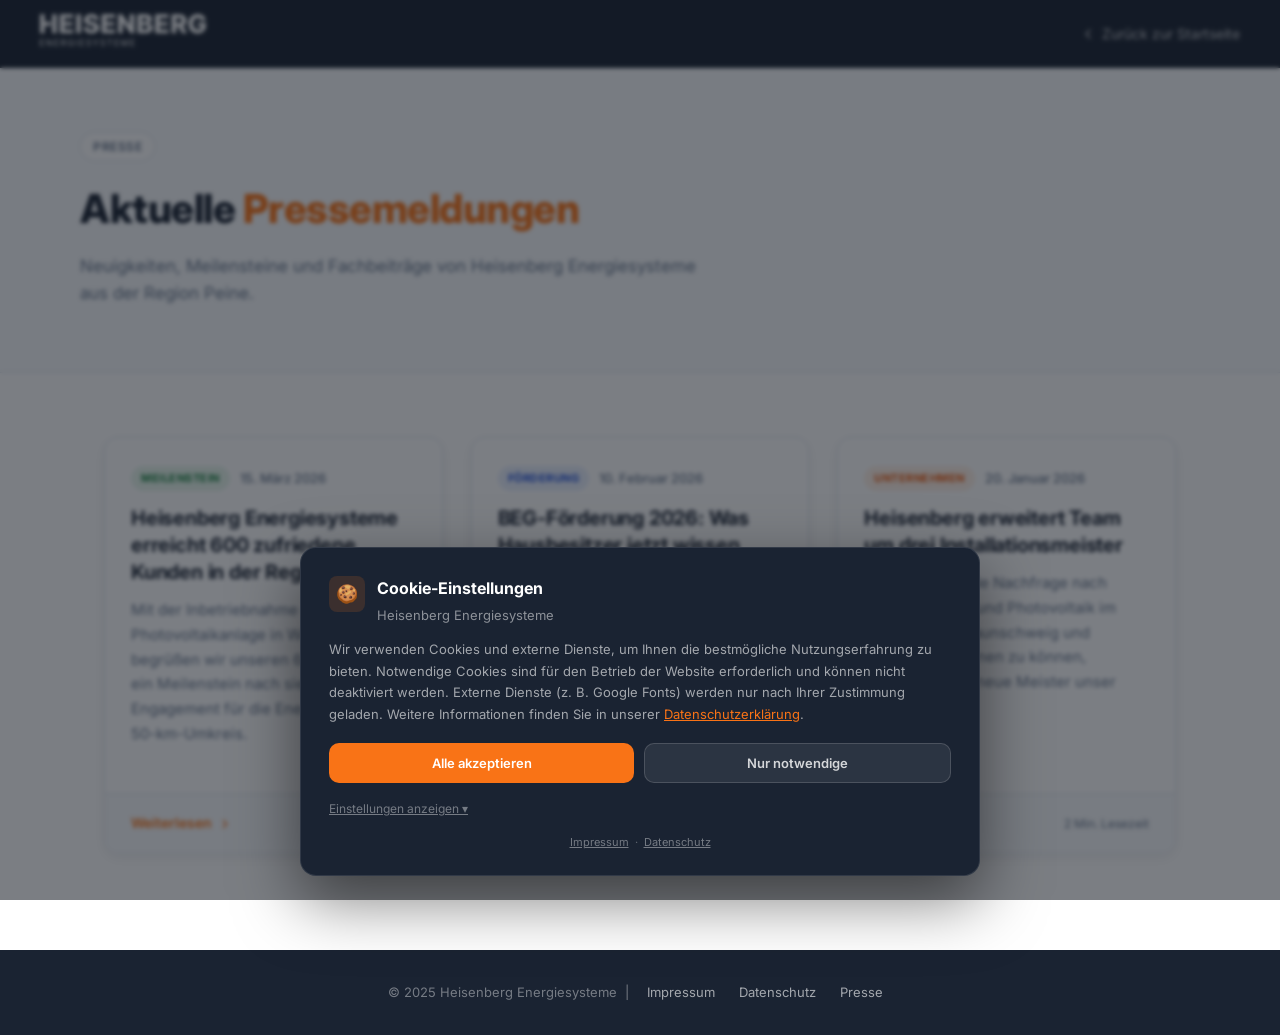
<file: pressemeldungen.html>
<!DOCTYPE html>
<html lang="de">
<head>
  <meta charset="UTF-8" />
  <meta name="viewport" content="width=device-width, initial-scale=1.0" />
  <title>Pressemeldungen – Heisenberg Energiesysteme</title>
  <meta name="description" content="Aktuelle Pressemeldungen von Heisenberg Energiesysteme aus Peine — Neuigkeiten rund um Photovoltaik, Wärmepumpen und Batteriespeicher." />
  <link rel="preconnect" href="https://fonts.googleapis.com" />
  <link rel="preconnect" href="https://fonts.gstatic.com" crossorigin />
  <link href="https://fonts.googleapis.com/css2?family=Inter:wght@300;400;500;600;700;800&display=swap" rel="stylesheet" />
  <style>
    *, *::before, *::after { box-sizing: border-box; margin: 0; padding: 0; }
    html { scroll-behavior: smooth; }
    :root {
      --orange: #f97316;
      --orange-dark: #ea580c;
      --navy:   #1a2332;
      --gray:   #64748b;
      --gray-light: #f8fafc;
      --gray-mid:   #e2e8f0;
      --radius: 14px;
      --shadow: 0 4px 14px rgba(15, 23, 42, 0.06);
      --shadow-hover: 0 10px 28px rgba(15, 23, 42, 0.1);
    }
    body { font-family: 'Inter', system-ui, sans-serif; font-size: 16px; line-height: 1.6; color: var(--navy); background: #fff; -webkit-font-smoothing: antialiased; }
    a { color: var(--orange); text-decoration: none; }
    a:hover { text-decoration: underline; }

    /* Header */
    .header { background: var(--navy); padding: 0 24px; }
    .header-inner { max-width: 1200px; margin: 0 auto; height: 68px; display: flex; align-items: center; justify-content: space-between; }
    .back-link { color: rgba(255,255,255,0.7); font-size: 14px; display: flex; align-items: center; gap: 6px; transition: color 0.2s; }
    .back-link:hover { color: #fff; text-decoration: none; }
    .back-link svg { width: 16px; height: 16px; stroke: currentColor; fill: none; stroke-width: 2; stroke-linecap: round; stroke-linejoin: round; }

    /* Page hero */
    .page-hero { background: var(--gray-light); border-bottom: 1px solid var(--gray-mid); padding: 64px 24px; }
    .page-hero-inner { max-width: 1120px; margin: 0 auto; }
    .page-label { display: inline-block; background: #fff; border: 1px solid var(--gray-mid); color: var(--gray); font-size: 12px; font-weight: 600; padding: 4px 12px; border-radius: 999px; margin-bottom: 16px; text-transform: uppercase; letter-spacing: 0.5px; }
    .page-title { font-size: 40px; font-weight: 800; color: var(--navy); letter-spacing: -0.5px; margin-bottom: 12px; }
    .page-title span { color: var(--orange); }
    .page-subtitle { font-size: 17px; color: var(--gray); max-width: 640px; }

    /* Press grid */
    .press-section { max-width: 1120px; margin: 0 auto; padding: 64px 24px 96px; }
    .press-grid { display: grid; grid-template-columns: repeat(3, 1fr); gap: 28px; }
    .press-card { background: #fff; border: 1px solid var(--gray-mid); border-radius: var(--radius); overflow: hidden; display: flex; flex-direction: column; transition: transform 0.2s, box-shadow 0.2s, border-color 0.2s; box-shadow: var(--shadow); }
    .press-card:hover { transform: translateY(-4px); box-shadow: var(--shadow-hover); border-color: #cbd5e1; }
    .press-card a.press-card-link { color: inherit; display: flex; flex-direction: column; height: 100%; }
    .press-card a.press-card-link:hover { text-decoration: none; }
    .press-card-body { padding: 28px 26px 22px; display: flex; flex-direction: column; flex: 1; }
    .press-meta { display: flex; gap: 10px; align-items: center; margin-bottom: 14px; }
    .press-tag { display: inline-block; background: rgba(249, 115, 22, 0.1); color: var(--orange-dark); font-size: 11px; font-weight: 700; padding: 4px 10px; border-radius: 999px; text-transform: uppercase; letter-spacing: 0.5px; }
    .press-tag.tag-blue { background: rgba(37, 99, 235, 0.1); color: #1d4ed8; }
    .press-tag.tag-green { background: rgba(22, 163, 74, 0.1); color: #15803d; }
    .press-date { font-size: 13px; color: var(--gray); font-weight: 500; }
    .press-title { font-size: 20px; font-weight: 700; color: var(--navy); line-height: 1.35; margin-bottom: 12px; letter-spacing: -0.2px; }
    .press-teaser { font-size: 15px; color: var(--gray); line-height: 1.65; flex: 1; }
    .press-card-footer { padding: 18px 26px; border-top: 1px solid var(--gray-mid); display: flex; justify-content: space-between; align-items: center; background: var(--gray-light); }
    .read-more { color: var(--orange); font-size: 14px; font-weight: 600; display: inline-flex; align-items: center; gap: 6px; }
    .press-card:hover .read-more { color: var(--orange-dark); }
    .read-more svg { width: 14px; height: 14px; stroke: currentColor; fill: none; stroke-width: 2.2; stroke-linecap: round; stroke-linejoin: round; transition: transform 0.2s; }
    .press-card:hover .read-more svg { transform: translateX(3px); }
    .read-time { font-size: 12px; color: var(--gray); }

    .empty-notice { padding: 48px 32px; text-align: center; background: var(--gray-light); border: 1px dashed var(--gray-mid); border-radius: var(--radius); color: var(--gray); }

    /* Footer */
    .footer { background: var(--navy); padding: 32px 24px; text-align: center; }
    .footer p { font-size: 13px; color: rgba(255,255,255,0.4); }
    .footer a { color: rgba(255,255,255,0.6); margin: 0 10px; }
    .footer a:hover { color: var(--orange); text-decoration: none; }

    /* Responsive */
    @media (max-width: 1024px) {
      .press-grid { grid-template-columns: repeat(2, 1fr); gap: 24px; }
    }
    @media (max-width: 680px) {
      .page-title { font-size: 30px; }
      .page-hero { padding: 48px 20px; }
      .press-section { padding: 48px 20px 72px; }
      .press-grid { grid-template-columns: 1fr; gap: 20px; }
    }
  </style>
</head>
<body>

<header class="header">
  <div class="header-inner">
    <a href="index.html">
      <img src="heisenberg_logo.svg" alt="Heisenberg Energiesysteme" height="32" style="filter:brightness(0) invert(1)" />
    </a>
    <a href="index.html" class="back-link">
      <svg viewBox="0 0 24 24"><polyline points="15 18 9 12 15 6"/></svg>
      Zurück zur Startseite
    </a>
  </div>
</header>

<div class="page-hero">
  <div class="page-hero-inner">
    <span class="page-label">Presse</span>
    <h1 class="page-title">Aktuelle <span>Pressemeldungen</span></h1>
    <p class="page-subtitle">Neuigkeiten, Meilensteine und Fachbeiträge von Heisenberg Energiesysteme aus der Region Peine.</p>
  </div>
</div>

<section class="press-section">
  <div class="press-grid">

    <article class="press-card">
      <a href="pressemeldung-600-kunden.html" class="press-card-link">
        <div class="press-card-body">
          <div class="press-meta">
            <span class="press-tag tag-green">Meilenstein</span>
            <span class="press-date">15. März 2026</span>
          </div>
          <h2 class="press-title">Heisenberg Energiesysteme erreicht 600 zufriedene Kunden in der Region Peine</h2>
          <p class="press-teaser">Mit der Inbetriebnahme einer 14 kWp-Photovoltaikanlage in Wolfenbüttel begrüßen wir unseren 600. Kunden — ein Meilenstein nach sieben Jahren Engagement für die Energiewende im 50-km-Umkreis.</p>
        </div>
        <div class="press-card-footer">
          <span class="read-more">
            Weiterlesen
            <svg viewBox="0 0 24 24"><polyline points="9 18 15 12 9 6"/></svg>
          </span>
          <span class="read-time">3 Min. Lesezeit</span>
        </div>
      </a>
    </article>

    <article class="press-card">
      <a href="pressemeldung-bafa-2026.html" class="press-card-link">
        <div class="press-card-body">
          <div class="press-meta">
            <span class="press-tag tag-blue">Förderung</span>
            <span class="press-date">10. Februar 2026</span>
          </div>
          <h2 class="press-title">BEG-Förderung 2026: Was Hausbesitzer jetzt wissen müssen</h2>
          <p class="press-teaser">Die novellierte Bundesförderung für effiziente Gebäude bringt 2026 Änderungen bei Wärmepumpen und Batteriespeichern. Wir fassen zusammen, welche Zuschüsse weiter gelten und was sich für Eigentümer verbessert.</p>
        </div>
        <div class="press-card-footer">
          <span class="read-more">
            Weiterlesen
            <svg viewBox="0 0 24 24"><polyline points="9 18 15 12 9 6"/></svg>
          </span>
          <span class="read-time">5 Min. Lesezeit</span>
        </div>
      </a>
    </article>

    <article class="press-card">
      <a href="pressemeldung-team-erweiterung.html" class="press-card-link">
        <div class="press-card-body">
          <div class="press-meta">
            <span class="press-tag">Unternehmen</span>
            <span class="press-date">20. Januar 2026</span>
          </div>
          <h2 class="press-title">Heisenberg erweitert Team um drei Installationsmeister</h2>
          <p class="press-teaser">Um die steigende Nachfrage nach Wärmepumpen und Photovoltaik im Raum Peine, Braunschweig und Hannover bedienen zu können, verstärken drei neue Meister unser Montageteam.</p>
        </div>
        <div class="press-card-footer">
          <span class="read-more">
            Weiterlesen
            <svg viewBox="0 0 24 24"><polyline points="9 18 15 12 9 6"/></svg>
          </span>
          <span class="read-time">2 Min. Lesezeit</span>
        </div>
      </a>
    </article>

  </div>
</section>

<footer class="footer">
  <p>
    &copy; 2025 Heisenberg Energiesysteme &nbsp;|&nbsp;
    <a href="impressum.html">Impressum</a>
    <a href="datenschutz.html">Datenschutz</a>
    <a href="pressemeldungen.html">Presse</a>
  </p>
</footer>

<script src="cookie-banner.js"></script>
</body>
</html>
</file>
<file: style.css>
/* ===== SVG ICONS ===== */
.icon {
  display: inline-block;
  flex-shrink: 0;
  vertical-align: middle;
  stroke: currentColor;
  fill: none;
  stroke-width: 2;
  stroke-linecap: round;
  stroke-linejoin: round;
}

.logo-icon .icon            { width: 20px; height: 20px; }
.hero-img-badge-icon .icon  { width: 28px; height: 28px; }
.hero-img-tag .icon         { width: 14px; height: 14px; }
.why-icon .icon             { width: 30px; height: 30px; }
.process-icon .icon         { width: 36px; height: 36px; }
.feature-icon-box .icon     { width: 22px; height: 22px; }
.service-icon-lg .icon      { width: 40px; height: 40px; }
.service-icon-sm .icon      { width: 26px; height: 26px; }
.icon.service-option-icon   { width: 28px; height: 28px; }
.kontakt-icon .icon         { width: 22px; height: 22px; }
.trust-badge .icon          { width: 15px; height: 15px; }
.form-success-icon .icon    { width: 48px; height: 48px; stroke-width: 1.5; color: #22c55e; }

/* ===== RESET & BASE ===== */
*, *::before, *::after {
  box-sizing: border-box;
  margin: 0;
  padding: 0;
}

html {
  scroll-behavior: smooth;
}

body {
  font-family: 'Inter', system-ui, -apple-system, sans-serif;
  font-size: 16px;
  line-height: 1.6;
  color: #1a2332;
  background: #ffffff;
  -webkit-font-smoothing: antialiased;
}

img { max-width: 100%; display: block; }

a { text-decoration: none; color: inherit; }

ul { list-style: none; }

/* ===== VARIABLES ===== */
:root {
  --orange: #f97316;
  --orange-dark: #ea6c10;
  --orange-light: #fff7ed;
  --orange-mid: #fed7aa;
  --navy: #1a2332;
  --navy-light: #2d3f55;
  --gray: #64748b;
  --gray-light: #f8fafc;
  --gray-mid: #e2e8f0;
  --white: #ffffff;
  --radius: 12px;
  --radius-lg: 20px;
  --shadow-sm: 0 1px 3px rgba(0,0,0,0.08), 0 1px 2px rgba(0,0,0,0.06);
  --shadow: 0 4px 16px rgba(0,0,0,0.08), 0 2px 8px rgba(0,0,0,0.06);
  --shadow-lg: 0 20px 60px rgba(0,0,0,0.10), 0 8px 24px rgba(0,0,0,0.07);
  --transition: 0.2s ease;
}

/* ===== LAYOUT ===== */
.container {
  max-width: 1200px;
  margin: 0 auto;
  padding: 0 24px;
}

.section-gray { background: var(--gray-light); }

/* ===== TYPOGRAPHY ===== */
.text-orange { color: var(--orange); }
.text-center { text-align: center; }

.section-intro {
  margin-bottom: 56px;
}

.section-eyebrow {
  display: inline-block;
  font-size: 12px;
  font-weight: 700;
  letter-spacing: 0.12em;
  text-transform: uppercase;
  color: var(--orange);
  background: var(--orange-light);
  padding: 4px 14px;
  border-radius: 999px;
  margin-bottom: 16px;
}

.section-title {
  font-size: clamp(28px, 4vw, 40px);
  font-weight: 800;
  line-height: 1.2;
  color: var(--navy);
  margin-bottom: 16px;
}

.section-subtitle {
  font-size: 17px;
  color: var(--gray);
  max-width: 560px;
  margin: 0 auto;
}

/* ===== BUTTONS ===== */
.btn {
  display: inline-flex;
  align-items: center;
  justify-content: center;
  gap: 6px;
  font-family: inherit;
  font-size: 15px;
  font-weight: 600;
  border: none;
  cursor: pointer;
  border-radius: var(--radius);
  transition: all var(--transition);
  white-space: nowrap;
  padding: 10px 22px;
}

.btn-primary {
  background: var(--orange);
  color: #fff;
}

.btn-primary:hover {
  background: var(--orange-dark);
  transform: translateY(-1px);
  box-shadow: 0 8px 24px rgba(249, 115, 22, 0.35);
}

.btn-outline {
  background: transparent;
  color: var(--navy);
  border: 2px solid var(--gray-mid);
}

.btn-outline:hover {
  border-color: var(--orange);
  color: var(--orange);
}

.btn-white {
  background: #fff;
  color: var(--orange);
  font-weight: 700;
}

.btn-white:hover {
  background: var(--orange-light);
  transform: translateY(-1px);
}

.btn-lg { padding: 14px 30px; font-size: 16px; border-radius: 14px; }
.btn-sm { padding: 9px 18px; font-size: 14px; }
.btn-full { width: 100%; }

/* ===== HEADER ===== */
.header {
  position: fixed;
  top: 0;
  left: 0;
  right: 0;
  z-index: 1000;
  background: rgba(255, 255, 255, 0.95);
  backdrop-filter: blur(12px);
  border-bottom: 1px solid transparent;
  transition: all var(--transition);
}

.header.scrolled {
  border-bottom-color: var(--gray-mid);
  box-shadow: var(--shadow-sm);
}

.nav {
  display: flex;
  align-items: center;
  justify-content: space-between;
  height: 70px;
}

.logo {
  display: flex;
  align-items: center;
  gap: 10px;
  font-weight: 800;
  font-size: 18px;
  color: var(--navy);
}

.logo-icon {
  font-size: 24px;
  background: var(--orange);
  color: #fff;
  width: 38px;
  height: 38px;
  display: flex;
  align-items: center;
  justify-content: center;
  border-radius: 8px;
}

.logo-sub {
  font-weight: 400;
  font-size: 13px;
  color: var(--gray);
}

.nav-links {
  display: flex;
  align-items: center;
  gap: 32px;
}

.nav-link {
  font-size: 14px;
  font-weight: 500;
  color: var(--gray);
  transition: color var(--transition);
}

.nav-link:hover, .nav-link.active {
  color: var(--orange);
}

.nav-cta { margin-left: 8px; }

.menu-toggle {
  display: none;
  flex-direction: column;
  gap: 5px;
  background: none;
  border: none;
  cursor: pointer;
  padding: 4px;
}

.menu-toggle span {
  display: block;
  width: 24px;
  height: 2px;
  background: var(--navy);
  border-radius: 2px;
  transition: all 0.3s;
}

/* ===== HERO ===== */
.hero {
  padding: 130px 0 80px;
  background: linear-gradient(135deg, #fff 0%, #fff7ed 60%, #fff 100%);
  position: relative;
  overflow: hidden;
}

.hero-inner {
  display: grid;
  grid-template-columns: 1fr 1fr;
  gap: 60px;
  align-items: center;
}

.hero-badge {
  display: inline-flex;
  align-items: center;
  gap: 6px;
  background: var(--orange-light);
  color: var(--orange);
  font-size: 13px;
  font-weight: 600;
  padding: 6px 16px;
  border-radius: 999px;
  margin-bottom: 24px;
  border: 1px solid var(--orange-mid);
}

.hero-title {
  font-size: clamp(34px, 5vw, 56px);
  font-weight: 800;
  line-height: 1.1;
  color: var(--navy);
  margin-bottom: 20px;
}

.hero-desc {
  font-size: 18px;
  color: var(--gray);
  max-width: 480px;
  margin-bottom: 36px;
  line-height: 1.65;
}

.hero-actions {
  display: flex;
  flex-wrap: wrap;
  gap: 14px;
  margin-bottom: 44px;
}

.hero-stats {
  display: flex;
  align-items: center;
  gap: 28px;
}

.stat {
  display: flex;
  flex-direction: column;
}

.stat-number {
  font-size: 26px;
  font-weight: 800;
  color: var(--navy);
  line-height: 1;
}

.stat-label {
  font-size: 12px;
  color: var(--gray);
  font-weight: 500;
  margin-top: 4px;
}

.stat-divider {
  width: 1px;
  height: 40px;
  background: var(--gray-mid);
}

/* Stiftung Warentest Badge */
.sw-badge {
  display: inline-flex;
  align-items: stretch;
  border: 1.5px solid #d1d5db;
  border-radius: 8px;
  overflow: hidden;
  box-shadow: var(--shadow-sm);
  background: #fff;
  max-width: 260px;
}

.sw-logo {
  background: #cc0000;
  color: #fff;
  display: flex;
  flex-direction: column;
  align-items: center;
  justify-content: center;
  padding: 10px 14px;
  gap: 4px;
  flex-shrink: 0;
}

.sw-t {
  font-size: 28px;
  font-weight: 900;
  font-style: italic;
  font-family: Georgia, serif;
  line-height: 1;
  letter-spacing: -1px;
}

.sw-logo-label {
  font-size: 8.5px;
  font-weight: 700;
  text-align: center;
  line-height: 1.3;
  letter-spacing: 0.02em;
}

.sw-divider {
  width: 1.5px;
  background: #d1d5db;
  flex-shrink: 0;
}

.sw-result {
  padding: 10px 14px;
  display: flex;
  flex-direction: column;
  justify-content: center;
  gap: 3px;
}

.sw-grade {
  font-size: 16px;
  font-weight: 800;
  color: #111827;
  line-height: 1;
}

.sw-grade span {
  font-weight: 700;
  color: #374151;
}

.sw-product {
  font-size: 10px;
  color: #6b7280;
  line-height: 1.45;
}

.hero-visual {
  display: flex;
  justify-content: center;
}

/* Hero image */
.hero-img-wrapper {
  position: relative;
  width: 100%;
  max-width: 540px;
  border-radius: var(--radius-lg);
  overflow: hidden;
  box-shadow: var(--shadow-lg);
}

.hero-img {
  width: 100%;
  height: 420px;
  object-fit: cover;
  display: block;
  background: var(--gray-mid);
}

.hero-img-badge {
  position: absolute;
  bottom: 20px;
  left: 20px;
  background: rgba(255,255,255,0.95);
  backdrop-filter: blur(8px);
  border-radius: var(--radius);
  padding: 12px 16px;
  display: flex;
  align-items: center;
  gap: 12px;
  box-shadow: var(--shadow);
}

.hero-img-badge-icon {
  font-size: 28px;
  line-height: 1;
}

.hero-img-badge strong {
  display: block;
  font-size: 14px;
  font-weight: 700;
  color: var(--navy);
}

.hero-img-badge span {
  font-size: 12px;
  color: var(--gray);
}

.hero-img-tag {
  position: absolute;
  top: 20px;
  right: 20px;
  background: var(--orange);
  color: #fff;
  font-size: 12px;
  font-weight: 700;
  padding: 6px 14px;
  border-radius: 999px;
}

.hero-cards-grid {
  display: grid;
  grid-template-columns: repeat(3, 1fr);
  gap: 16px;
  width: 100%;
  max-width: 420px;
}

.hero-card {
  background: #fff;
  border: 1px solid var(--gray-mid);
  border-radius: var(--radius);
  padding: 20px 16px;
  text-align: center;
  transition: all var(--transition);
  box-shadow: var(--shadow-sm);
}

.hero-card:hover {
  border-color: var(--orange);
  box-shadow: 0 8px 24px rgba(249, 115, 22, 0.12);
  transform: translateY(-3px);
}

.hero-card-icon {
  font-size: 28px;
  margin-bottom: 8px;
}

.hero-card-label {
  font-size: 11px;
  font-weight: 600;
  color: var(--navy);
  line-height: 1.3;
}

.hero-shape {
  position: absolute;
  bottom: -60px;
  right: -60px;
  width: 400px;
  height: 400px;
  background: radial-gradient(circle, rgba(249,115,22,0.06) 0%, transparent 70%);
  border-radius: 50%;
  pointer-events: none;
}

/* ===== WHY SECTION ===== */
.why-section {
  padding: 64px 0;
}

.why-grid {
  display: grid;
  grid-template-columns: repeat(4, 1fr);
  gap: 24px;
}

.why-card {
  background: #fff;
  padding: 28px 24px;
  border-radius: var(--radius);
  border: 1px solid var(--gray-mid);
  box-shadow: var(--shadow-sm);
  transition: all var(--transition);
}

.why-card:hover {
  border-color: var(--orange);
  box-shadow: var(--shadow);
  transform: translateY(-2px);
}

.why-icon {
  font-size: 30px;
  margin-bottom: 14px;
}

.why-card h3 {
  font-size: 16px;
  font-weight: 700;
  color: var(--navy);
  margin-bottom: 10px;
}

.why-card p {
  font-size: 14px;
  color: var(--gray);
  line-height: 1.65;
}

/* ===== ABOUT SECTION ===== */
.about-section {
  padding: 100px 0;
}

.about-inner {
  display: grid;
  grid-template-columns: 1fr 1.5fr;
  gap: 80px;
  align-items: start;
}

/* About photo */
.about-photo-wrapper {
  position: relative;
  border-radius: var(--radius-lg);
  overflow: hidden;
  box-shadow: var(--shadow-lg);
}

.about-photo {
  width: 100%;
  height: 480px;
  object-fit: cover;
  display: block;
  background: var(--gray-mid);
}

.about-photo-badge {
  position: absolute;
  bottom: 24px;
  left: 24px;
  background: var(--orange);
  color: #fff;
  border-radius: var(--radius);
  padding: 16px 24px;
  display: flex;
  flex-direction: column;
  align-items: center;
}

.years-badge {
  background: var(--orange);
  color: #fff;
  border-radius: var(--radius-lg);
  padding: 32px 36px;
  display: inline-flex;
  flex-direction: column;
  align-items: center;
  margin-bottom: 32px;
}

.years-number {
  font-size: 60px;
  font-weight: 800;
  line-height: 1;
}

.years-number span {
  font-size: 32px;
}

.years-label {
  font-size: 14px;
  font-weight: 600;
  opacity: 0.9;
  margin-top: 6px;
}

.about-metrics {
  display: flex;
  flex-direction: column;
  gap: 18px;
}

.metric-item {
  display: flex;
  align-items: center;
  gap: 14px;
  padding: 14px 18px;
  background: var(--gray-light);
  border-radius: var(--radius);
  border: 1px solid var(--gray-mid);
}

.metric-item .metric-icon {
  font-size: 22px;
  flex-shrink: 0;
}

.metric-item div {
  display: flex;
  flex-direction: column;
}

.metric-item strong {
  font-size: 14px;
  font-weight: 700;
  color: var(--navy);
}

.metric-item span {
  font-size: 12px;
  color: var(--gray);
}

.about-right h3 {
  font-size: 26px;
  font-weight: 800;
  color: var(--navy);
  margin-bottom: 16px;
  line-height: 1.3;
}

.about-right > p {
  font-size: 16px;
  color: var(--gray);
  line-height: 1.7;
  margin-bottom: 36px;
}

.about-features {
  display: grid;
  grid-template-columns: 1fr 1fr;
  gap: 20px;
}

.about-feature {
  display: flex;
  align-items: flex-start;
  gap: 14px;
}

.feature-icon-box {
  font-size: 20px;
  background: var(--orange-light);
  width: 44px;
  height: 44px;
  border-radius: 10px;
  display: flex;
  align-items: center;
  justify-content: center;
  flex-shrink: 0;
}

.about-feature div {
  display: flex;
  flex-direction: column;
}

.about-feature strong {
  font-size: 14px;
  font-weight: 700;
  color: var(--navy);
  margin-bottom: 3px;
}

.about-feature span {
  font-size: 13px;
  color: var(--gray);
  line-height: 1.4;
}

/* ===== LEISTUNGEN ===== */
.leistungen-section {
  padding: 100px 0;
}

.services-grid-main {
  display: grid;
  grid-template-columns: repeat(3, 1fr);
  gap: 24px;
  margin-bottom: 32px;
}

.service-card {
  background: #fff;
  border: 1px solid var(--gray-mid);
  border-radius: var(--radius-lg);
  padding: 32px 28px;
  display: flex;
  flex-direction: column;
  gap: 16px;
  box-shadow: var(--shadow-sm);
  transition: all var(--transition);
}

.service-card:hover {
  border-color: var(--orange);
  box-shadow: var(--shadow-lg);
  transform: translateY(-4px);
}

.service-card--featured {
  position: relative;
  padding: 0;
  overflow: hidden;
}

.service-card--featured .service-card-header,
.service-card--featured p,
.service-card--featured .service-list,
.service-card--featured .btn {
  padding-left: 24px;
  padding-right: 24px;
}

.service-card--featured .service-card-header { padding-top: 20px; }
.service-card--featured .btn { margin: 0 24px 24px; }

.service-card-img {
  width: 100%;
  height: 200px;
  overflow: hidden;
  background: var(--gray-mid);
}

.service-card-img img {
  width: 100%;
  height: 100%;
  object-fit: cover;
  display: block;
  transition: transform 0.4s ease;
}

.service-card--featured:hover .service-card-img img {
  transform: scale(1.04);
}

.service-card-header {
  display: flex;
  flex-direction: column;
  gap: 10px;
}

.service-badge {
  display: inline-flex;
  align-items: center;
  background: var(--orange);
  color: #fff;
  font-size: 11px;
  font-weight: 700;
  letter-spacing: 0.06em;
  padding: 3px 10px;
  border-radius: 999px;
  width: fit-content;
}

.service-badge--blue { background: #3b82f6; }
.service-badge--green { background: #22c55e; }

.service-icon-lg {
  font-size: 40px;
  margin-top: 4px;
}

.service-card h3 {
  font-size: 20px;
  font-weight: 800;
  color: var(--navy);
}

.service-card p {
  font-size: 14px;
  color: var(--gray);
  line-height: 1.65;
  flex-grow: 1;
}

.service-list {
  display: flex;
  flex-direction: column;
  gap: 8px;
}

.service-list li {
  display: flex;
  align-items: center;
  gap: 8px;
  font-size: 13px;
  color: var(--navy);
  font-weight: 500;
}

.service-list li::before {
  content: '✓';
  color: var(--orange);
  font-weight: 700;
  flex-shrink: 0;
}

/* Secondary services */
.services-grid-secondary {
  display: grid;
  grid-template-columns: repeat(3, 1fr);
  gap: 24px;
}

.service-card-sm {
  background: #fff;
  border: 1px solid var(--gray-mid);
  border-radius: var(--radius);
  padding: 24px 22px;
  box-shadow: var(--shadow-sm);
  transition: all var(--transition);
  display: flex;
  flex-direction: column;
  gap: 14px;
}

.service-card-sm:hover {
  border-color: var(--orange);
  box-shadow: var(--shadow);
  transform: translateY(-2px);
}

.service-card-sm-header {
  display: flex;
  align-items: center;
  gap: 14px;
}

.service-icon-sm {
  font-size: 26px;
  background: var(--orange-light);
  width: 48px;
  height: 48px;
  border-radius: 10px;
  display: flex;
  align-items: center;
  justify-content: center;
  flex-shrink: 0;
}

.service-card-sm h4 {
  font-size: 16px;
  font-weight: 700;
  color: var(--navy);
  margin-bottom: 4px;
}

.badge {
  font-size: 10px;
  font-weight: 700;
  letter-spacing: 0.08em;
  text-transform: uppercase;
  padding: 2px 8px;
  border-radius: 999px;
}

.badge-gray { background: #f1f5f9; color: var(--gray); }
.badge-orange { background: var(--orange-light); color: var(--orange); }
.badge-blue { background: #eff6ff; color: #3b82f6; }

.service-list-sm {
  display: flex;
  flex-direction: column;
  gap: 6px;
}

.service-list-sm li {
  font-size: 13px;
  color: var(--gray);
  padding-left: 14px;
  position: relative;
}

.service-list-sm li::before {
  content: '–';
  position: absolute;
  left: 0;
  color: var(--orange);
}

.link-arrow {
  font-size: 13px;
  font-weight: 600;
  color: var(--orange);
  display: inline-flex;
  align-items: center;
  transition: gap var(--transition);
}

.link-arrow:hover {
  gap: 4px;
  text-decoration: underline;
}

/* ===== CTA BANNER ===== */
.cta-banner {
  background: linear-gradient(135deg, var(--orange) 0%, var(--orange-dark) 100%);
  padding: 72px 0;
}

.cta-banner-inner {
  display: flex;
  align-items: center;
  justify-content: space-between;
  gap: 40px;
}

.cta-banner-content h2 {
  font-size: 30px;
  font-weight: 800;
  color: #fff;
  margin-bottom: 10px;
}

.cta-banner-content p {
  font-size: 16px;
  color: rgba(255,255,255,0.85);
  max-width: 480px;
}

/* ===== KONTAKT ===== */
.kontakt-section {
  padding: 100px 0;
}

.kontakt-inner {
  display: grid;
  grid-template-columns: 1fr 1.8fr;
  gap: 80px;
  align-items: start;
}

.kontakt-info {
  display: flex;
  flex-direction: column;
  gap: 28px;
}

.kontakt-item {
  display: flex;
  align-items: flex-start;
  gap: 16px;
}

.kontakt-icon {
  font-size: 20px;
  background: var(--orange-light);
  width: 48px;
  height: 48px;
  border-radius: 12px;
  display: flex;
  align-items: center;
  justify-content: center;
  flex-shrink: 0;
}

.kontakt-item div {
  display: flex;
  flex-direction: column;
  gap: 4px;
}

.kontakt-item strong {
  font-size: 14px;
  font-weight: 700;
  color: var(--navy);
}

.kontakt-item span, .kontakt-item a {
  font-size: 14px;
  color: var(--gray);
  line-height: 1.5;
}

.kontakt-item a:hover {
  color: var(--orange);
}

.trust-badges {
  display: flex;
  flex-direction: column;
  gap: 10px;
  padding: 20px;
  background: var(--gray-light);
  border-radius: var(--radius);
  border: 1px solid var(--gray-mid);
}

.trust-badge {
  font-size: 13px;
  font-weight: 600;
  color: var(--navy);
}

/* FORM */
.kontakt-form {
  display: flex;
  flex-direction: column;
  gap: 20px;
  background: #fff;
  border: 1px solid var(--gray-mid);
  border-radius: var(--radius-lg);
  padding: 40px;
  box-shadow: var(--shadow);
}

.form-row {
  display: grid;
  grid-template-columns: 1fr 1fr;
  gap: 16px;
}

.form-group {
  display: flex;
  flex-direction: column;
  gap: 6px;
}

.form-group label {
  font-size: 13px;
  font-weight: 600;
  color: var(--navy);
}

.form-group input,
.form-group select,
.form-group textarea {
  font-family: inherit;
  font-size: 15px;
  color: var(--navy);
  background: var(--gray-light);
  border: 1px solid var(--gray-mid);
  border-radius: 10px;
  padding: 12px 16px;
  outline: none;
  transition: border-color var(--transition), box-shadow var(--transition);
  width: 100%;
  appearance: none;
}

.form-group input::placeholder,
.form-group textarea::placeholder {
  color: #94a3b8;
}

.form-group input:focus,
.form-group select:focus,
.form-group textarea:focus {
  border-color: var(--orange);
  box-shadow: 0 0 0 3px rgba(249,115,22,0.12);
  background: #fff;
}

.form-group textarea { resize: vertical; min-height: 110px; }

.form-privacy {
  display: flex;
  align-items: flex-start;
  gap: 10px;
}

.form-privacy input[type="checkbox"] {
  width: auto;
  flex-shrink: 0;
  margin-top: 2px;
  accent-color: var(--orange);
}

.form-privacy label {
  font-size: 12px;
  color: var(--gray);
  line-height: 1.5;
}

.form-privacy a {
  color: var(--orange);
  text-decoration: underline;
}

/* ===== MULTI-STEP FORM ===== */
.multistep-form { gap: 0; }

/* Progress bar */
.form-progress {
  display: flex;
  align-items: center;
  margin-bottom: 36px;
}

.form-progress-step {
  display: flex;
  flex-direction: column;
  align-items: center;
  gap: 6px;
  flex: 0 0 auto;
}

.step-num {
  width: 36px;
  height: 36px;
  border-radius: 50%;
  background: var(--gray-mid);
  color: var(--gray);
  font-size: 14px;
  font-weight: 700;
  display: flex;
  align-items: center;
  justify-content: center;
  transition: background var(--transition), color var(--transition);
}

.form-progress-step span {
  font-size: 11px;
  font-weight: 600;
  color: var(--gray);
  white-space: nowrap;
  transition: color var(--transition);
}

.form-progress-step.active .step-num,
.form-progress-step.done .step-num {
  background: var(--orange);
  color: #fff;
}

.form-progress-step.active span,
.form-progress-step.done span { color: var(--orange); }

.form-progress-line {
  flex: 1;
  height: 2px;
  background: var(--gray-mid);
  margin: 0 8px;
  margin-bottom: 22px;
  transition: background var(--transition);
}

.form-progress-line.done { background: var(--orange); }

/* Steps */
.form-step {
  display: none;
  flex-direction: column;
  gap: 20px;
  animation: stepIn 0.25s ease;
}

.form-step.active { display: flex; }

@keyframes stepIn {
  from { opacity: 0; transform: translateX(16px); }
  to   { opacity: 1; transform: translateX(0); }
}

.step-title {
  font-size: 20px;
  font-weight: 800;
  color: var(--navy);
  margin-bottom: 0;
}

.step-desc {
  font-size: 14px;
  color: var(--gray);
  margin-top: -10px;
}

/* Service option cards */
.service-select-grid {
  display: grid;
  grid-template-columns: repeat(3, 1fr);
  gap: 12px;
}

.service-option {
  cursor: pointer;
}

.service-option input[type="checkbox"] {
  display: none;
}

.service-option-inner {
  display: flex;
  flex-direction: column;
  align-items: center;
  gap: 8px;
  padding: 18px 12px;
  border: 2px solid var(--gray-mid);
  border-radius: var(--radius);
  background: var(--gray-light);
  font-size: 13px;
  font-weight: 600;
  color: var(--navy);
  text-align: center;
  transition: all var(--transition);
}

.service-option-icon { font-size: 28px; }

.service-option:hover .service-option-inner {
  border-color: var(--orange-mid);
  background: var(--orange-light);
}

.service-option input:checked + .service-option-inner {
  border-color: var(--orange);
  background: var(--orange-light);
  color: var(--orange);
  box-shadow: 0 0 0 3px rgba(249,115,22,0.12);
}

/* Form navigation */
.form-nav {
  display: flex;
  justify-content: space-between;
  align-items: center;
  margin-top: 8px;
}

/* Error messages */
.step-error {
  display: none;
  font-size: 13px;
  color: #dc2626;
  background: #fef2f2;
  border: 1px solid #fecaca;
  border-radius: 8px;
  padding: 10px 14px;
}

.step-error.visible { display: block; }

/* Optional label */
.label-optional {
  font-weight: 400;
  color: var(--gray);
}

/* Success */
.form-success {
  display: none;
  flex-direction: column;
  align-items: center;
  gap: 10px;
  padding: 40px 20px;
  text-align: center;
}

.form-success.visible { display: flex; }

.form-success-icon { font-size: 48px; }

.form-success strong {
  font-size: 18px;
  font-weight: 800;
  color: var(--navy);
}

.form-success span {
  font-size: 15px;
  color: var(--gray);
}

@media (max-width: 480px) {
  .service-select-grid { grid-template-columns: repeat(2, 1fr); }
}

/* ===== FOOTER ===== */
.footer {
  background: var(--navy);
  color: #fff;
  padding: 72px 0 0;
}

.footer-top {
  display: grid;
  grid-template-columns: 2fr 1fr 1fr 1fr;
  gap: 48px;
  padding-bottom: 56px;
  border-bottom: 1px solid rgba(255,255,255,0.1);
}

.footer-brand .logo { color: #fff; margin-bottom: 16px; }
.footer-brand .logo-sub { color: rgba(255,255,255,0.5); }
.footer-brand .logo-icon { background: var(--orange); }

.footer-brand p {
  font-size: 14px;
  color: rgba(255,255,255,0.55);
  line-height: 1.65;
  margin-bottom: 24px;
  max-width: 280px;
}

.footer-socials {
  display: flex;
  gap: 10px;
}

.social-link {
  width: 36px;
  height: 36px;
  border-radius: 8px;
  background: rgba(255,255,255,0.08);
  color: rgba(255,255,255,0.6);
  display: flex;
  align-items: center;
  justify-content: center;
  font-size: 12px;
  font-weight: 700;
  text-transform: uppercase;
  transition: all var(--transition);
}

.social-link:hover {
  background: var(--orange);
  color: #fff;
}

.footer-col h4 {
  font-size: 13px;
  font-weight: 700;
  text-transform: uppercase;
  letter-spacing: 0.08em;
  color: rgba(255,255,255,0.4);
  margin-bottom: 20px;
}

.footer-col ul {
  display: flex;
  flex-direction: column;
  gap: 12px;
}

.footer-col ul li a {
  font-size: 14px;
  color: rgba(255,255,255,0.65);
  transition: color var(--transition);
}

.footer-col ul li a:hover {
  color: var(--orange);
}

.footer-bottom {
  padding: 20px 0;
  text-align: center;
}

.footer-bottom p {
  font-size: 13px;
  color: rgba(255,255,255,0.4);
}

/* ===== RESPONSIVE ===== */
@media (max-width: 1024px) {
  .hero-inner { grid-template-columns: 1fr; gap: 48px; }
  .hero-visual { justify-content: flex-start; }
  .hero-img-wrapper { max-width: 100%; }
  .hero-img { height: 340px; }
  .hero-cards-grid { max-width: 380px; }
  .why-grid { grid-template-columns: repeat(2, 1fr); }
  .about-inner { grid-template-columns: 1fr; gap: 48px; }
  .about-features { grid-template-columns: 1fr; }
  .footer-top { grid-template-columns: 1fr 1fr; }
  .footer-brand { grid-column: 1 / -1; }
}

@media (max-width: 768px) {
  .menu-toggle { display: flex; }

  .nav-links {
    display: none;
    position: fixed;
    top: 70px;
    left: 0;
    right: 0;
    background: #fff;
    flex-direction: column;
    align-items: stretch;
    padding: 20px 24px 32px;
    border-top: 1px solid var(--gray-mid);
    box-shadow: var(--shadow-lg);
    gap: 0;
  }

  .nav-links.open { display: flex; }

  .nav-link {
    padding: 14px 0;
    font-size: 16px;
    border-bottom: 1px solid var(--gray-mid);
  }

  .nav-cta {
    margin-left: 0;
    margin-top: 16px;
    width: 100%;
    padding: 14px;
  }

  .hero { padding: 110px 0 60px; }
  .hero-title { font-size: 34px; }
  .hero-desc { font-size: 16px; }
  .hero-actions { flex-direction: column; }
  .hero-actions .btn { width: 100%; }

  .hero-cards-grid { grid-template-columns: repeat(3, 1fr); max-width: 100%; }

  .hero-stats { gap: 16px; }
  .stat-number { font-size: 22px; }

  .why-grid { grid-template-columns: 1fr 1fr; }

  .services-grid-main { grid-template-columns: 1fr; }
  .services-grid-secondary { grid-template-columns: 1fr; }

  .cta-banner-inner { flex-direction: column; text-align: center; }
  .cta-banner-content h2 { font-size: 24px; }

  .kontakt-inner { grid-template-columns: 1fr; gap: 48px; }
  .kontakt-form { padding: 24px 20px; }
  .form-row { grid-template-columns: 1fr; }

  .about-left { flex-direction: column; }
  .about-features { grid-template-columns: 1fr; }

  .footer-top { grid-template-columns: 1fr 1fr; gap: 32px; }
}

@media (max-width: 480px) {
  .why-grid { grid-template-columns: 1fr; }
  .footer-top { grid-template-columns: 1fr; }
  .hero-cards-grid { grid-template-columns: repeat(2, 1fr); }
}

/* ===== PROCESS SECTION ===== */
.process-section {
  padding: 100px 0;
}

.process-steps {
  display: flex;
  align-items: flex-start;
  gap: 0;
}

.process-step {
  flex: 1;
  display: flex;
  flex-direction: column;
  align-items: center;
  text-align: center;
  padding: 0 24px;
}

.process-number {
  font-size: 13px;
  font-weight: 800;
  letter-spacing: 0.1em;
  color: var(--orange);
  background: var(--orange-light);
  padding: 4px 12px;
  border-radius: 999px;
  margin-bottom: 16px;
}

.process-icon {
  font-size: 40px;
  margin-bottom: 16px;
  width: 72px;
  height: 72px;
  display: flex;
  align-items: center;
  justify-content: center;
  background: var(--gray-light);
  border-radius: 50%;
  border: 2px solid var(--gray-mid);
}

.process-step h3 {
  font-size: 18px;
  font-weight: 700;
  color: var(--navy);
  margin-bottom: 10px;
}

.process-step p {
  font-size: 15px;
  color: var(--gray);
  line-height: 1.6;
}

.process-connector {
  flex: 0 0 40px;
  height: 2px;
  background: var(--orange-mid);
  margin-top: 52px;
  position: relative;
}

.process-connector::after {
  content: '';
  position: absolute;
  right: -6px;
  top: -5px;
  border: 6px solid transparent;
  border-left-color: var(--orange-mid);
}

@media (max-width: 768px) {
  .process-steps {
    flex-direction: column;
    align-items: center;
    gap: 0;
  }
  .process-step { padding: 0 0 8px; max-width: 400px; }
  .process-connector {
    width: 2px;
    height: 32px;
    flex: 0 0 32px;
    margin-top: 0;
  }
  .process-connector::after {
    right: -5px;
    top: auto;
    bottom: -6px;
    border-left-color: transparent;
    border-top-color: var(--orange-mid);
  }
}

/* ===== TESTIMONIALS ===== */
.testimonials-section {
  padding: 100px 0;
  background: var(--white);
}

.testimonials-grid {
  display: grid;
  grid-template-columns: repeat(3, 1fr);
  gap: 28px;
  margin-bottom: 56px;
}

.testimonial-card {
  background: var(--gray-light);
  border: 1px solid var(--gray-mid);
  border-radius: var(--radius-lg);
  padding: 32px;
  display: flex;
  flex-direction: column;
  gap: 16px;
  transition: box-shadow var(--transition);
}

.testimonial-card:hover {
  box-shadow: var(--shadow);
}

.testimonial-stars {
  color: #f59e0b;
  font-size: 18px;
  letter-spacing: 2px;
}

.testimonial-card p {
  font-size: 15px;
  color: var(--navy);
  line-height: 1.7;
  font-style: italic;
  flex: 1;
}

.testimonial-author {
  display: flex;
  align-items: center;
  gap: 14px;
  margin-top: 8px;
}

.testimonial-avatar {
  width: 44px;
  height: 44px;
  border-radius: 50%;
  background: var(--orange);
  color: white;
  font-size: 13px;
  font-weight: 700;
  display: flex;
  align-items: center;
  justify-content: center;
  flex-shrink: 0;
}

.testimonial-author strong {
  display: block;
  font-size: 14px;
  font-weight: 700;
  color: var(--navy);
}

.testimonial-author span {
  font-size: 13px;
  color: var(--gray);
}

.testimonials-summary {
  display: flex;
  justify-content: center;
  gap: 64px;
  padding: 40px;
  background: var(--navy);
  border-radius: var(--radius-lg);
}

.summary-stat {
  display: flex;
  flex-direction: column;
  align-items: center;
  gap: 4px;
}

.summary-stat strong {
  font-size: 32px;
  font-weight: 800;
  color: var(--orange);
}

.summary-stat span {
  font-size: 14px;
  color: rgba(255,255,255,0.7);
}

@media (max-width: 1024px) {
  .testimonials-grid { grid-template-columns: 1fr; gap: 20px; }
  .testimonials-summary { gap: 32px; }
}

@media (max-width: 768px) {
  .testimonials-summary { flex-direction: column; gap: 24px; padding: 28px; }
}

/* ===== FAQ ===== */
.faq-section {
  padding: 100px 0;
}

.faq-grid {
  display: grid;
  grid-template-columns: repeat(2, 1fr);
  gap: 24px;
}

.faq-item {
  background: var(--white);
  border: 1px solid var(--gray-mid);
  border-radius: var(--radius);
  padding: 28px 32px;
  transition: box-shadow var(--transition), border-color var(--transition);
}

.faq-item:hover {
  box-shadow: var(--shadow-sm);
  border-color: var(--orange-mid);
}

.faq-item h4 {
  font-size: 16px;
  font-weight: 700;
  color: var(--navy);
  margin-bottom: 12px;
  line-height: 1.4;
}

.faq-item p {
  font-size: 15px;
  color: var(--gray);
  line-height: 1.7;
}

@media (max-width: 768px) {
  .faq-grid { grid-template-columns: 1fr; }
}

/* ===== PARTNERS STRIP ===== */
.partners-section {
  padding: 40px 0;
  background: var(--navy);
  overflow: hidden;
}

.partners-label {
  text-align: center;
  font-size: 11px;
  font-weight: 700;
  letter-spacing: 0.12em;
  text-transform: uppercase;
  color: rgba(255,255,255,0.4);
  margin-bottom: 24px;
}

.partners-logos {
  display: flex;
  align-items: center;
  justify-content: center;
  gap: 12px;
  flex-wrap: wrap;
}

.partner-logo {
  font-size: 13px;
  font-weight: 800;
  letter-spacing: 0.08em;
  color: rgba(255,255,255,0.55);
  padding: 8px 20px;
  border: 1px solid rgba(255,255,255,0.12);
  border-radius: 6px;
  transition: all var(--transition);
}

.partner-logo:hover {
  color: rgba(255,255,255,0.9);
  border-color: rgba(255,255,255,0.3);
}

/* ===== REFERENZPROJEKTE ===== */
.referenz-section {
  padding: 100px 0;
  background: var(--white);
}

.referenz-grid {
  display: grid;
  grid-template-columns: repeat(3, 1fr);
  gap: 28px;
}

.referenz-card {
  border-radius: var(--radius-lg);
  overflow: hidden;
  border: 1px solid var(--gray-mid);
  box-shadow: var(--shadow-sm);
  transition: box-shadow var(--transition), transform var(--transition);
  background: var(--white);
}

.referenz-card:hover {
  box-shadow: var(--shadow-lg);
  transform: translateY(-4px);
}

.referenz-img {
  position: relative;
  height: 220px;
  overflow: hidden;
  background: var(--gray-mid);
}

.referenz-img img {
  width: 100%;
  height: 100%;
  object-fit: cover;
  display: block;
  transition: transform 0.4s ease;
}

.referenz-card:hover .referenz-img img {
  transform: scale(1.05);
}

.referenz-tag {
  position: absolute;
  top: 16px;
  left: 16px;
  background: var(--orange);
  color: #fff;
  font-size: 11px;
  font-weight: 700;
  letter-spacing: 0.06em;
  padding: 4px 12px;
  border-radius: 999px;
}

.referenz-tag--blue { background: #3b82f6; }
.referenz-tag--green { background: #22c55e; }

.referenz-info {
  padding: 20px 24px 24px;
}

.referenz-info h4 {
  font-size: 16px;
  font-weight: 700;
  color: var(--navy);
  margin-bottom: 8px;
  line-height: 1.4;
}

.referenz-info p {
  font-size: 14px;
  color: var(--gray);
  line-height: 1.6;
  margin-bottom: 14px;
}

.referenz-stats {
  display: flex;
  gap: 8px;
  flex-wrap: wrap;
}

.referenz-stats span {
  font-size: 12px;
  font-weight: 600;
  color: var(--orange);
  background: var(--orange-light);
  padding: 3px 10px;
  border-radius: 999px;
}

@media (max-width: 1024px) {
  .referenz-grid { grid-template-columns: 1fr; gap: 20px; }
  .referenz-img { height: 240px; }
}

@media (max-width: 768px) {
  .hero-img { height: 280px; }
  .about-photo { height: 320px; }
}
</file>
